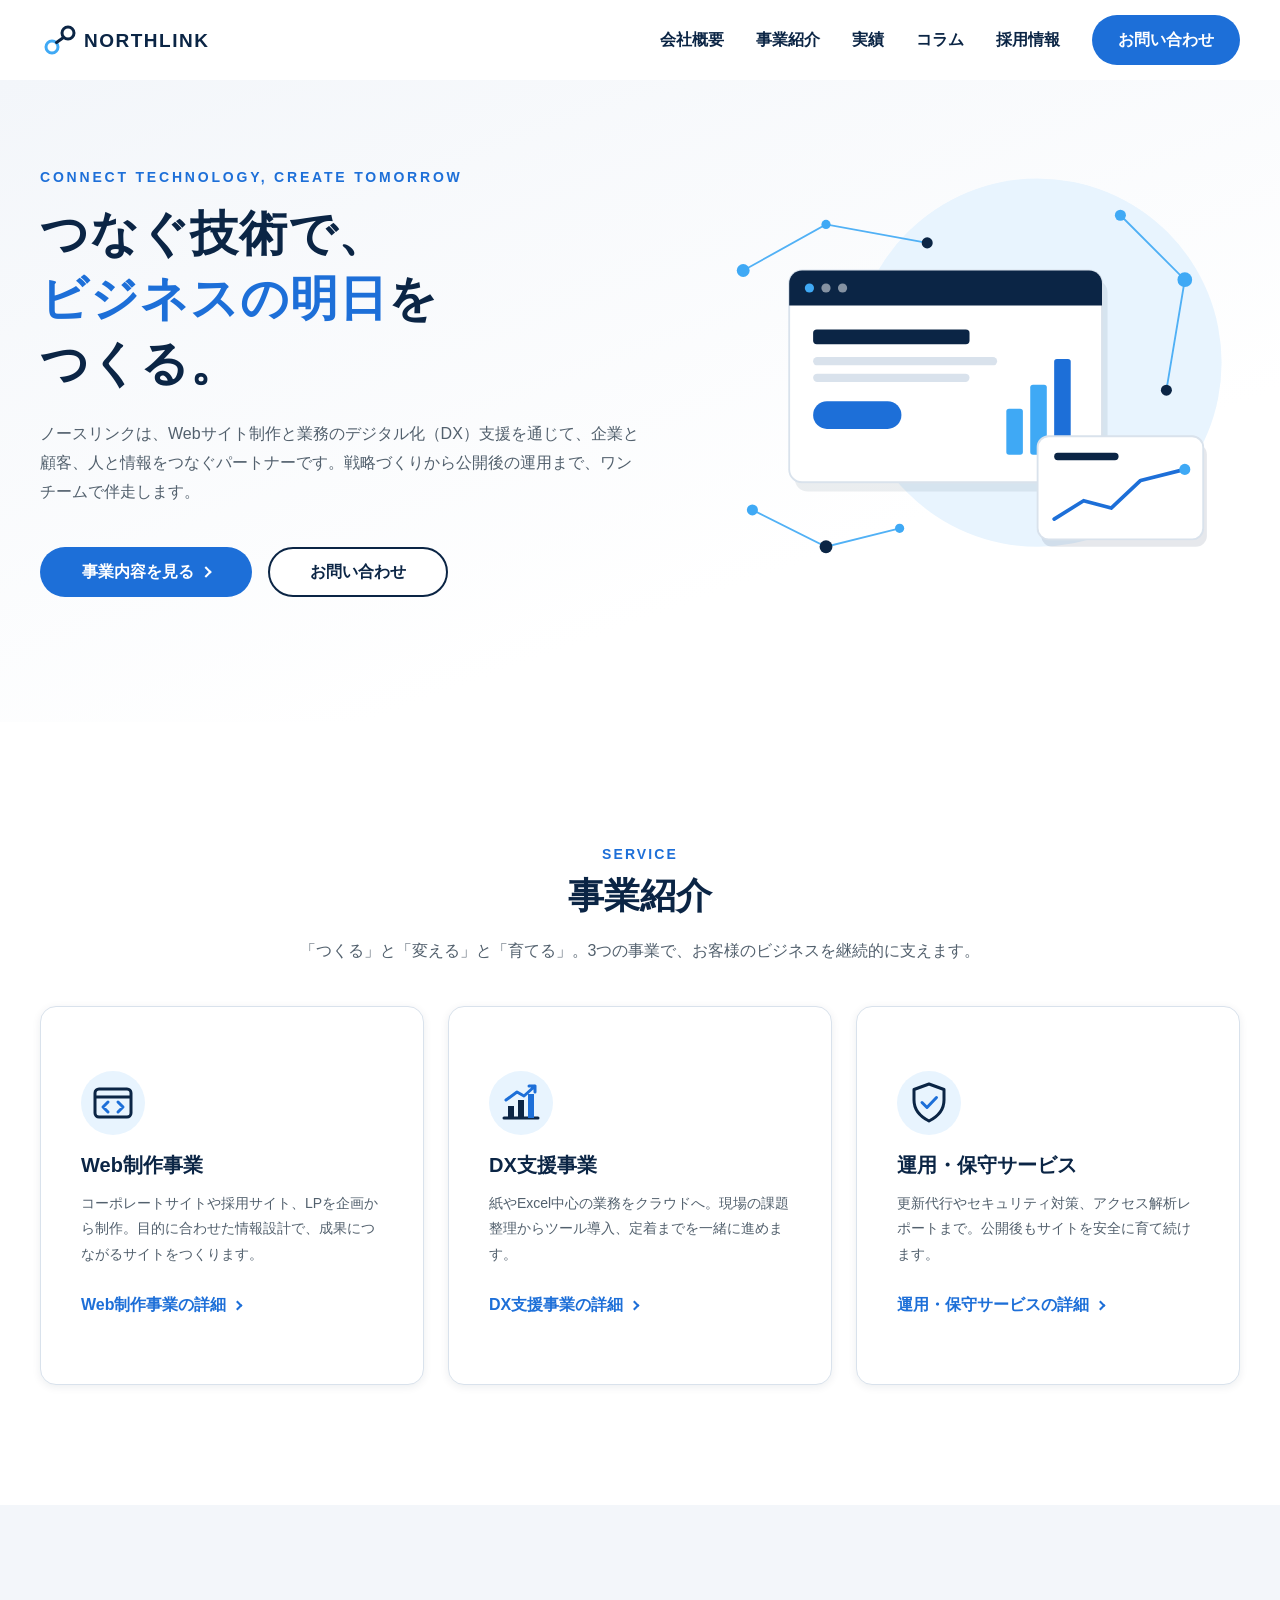
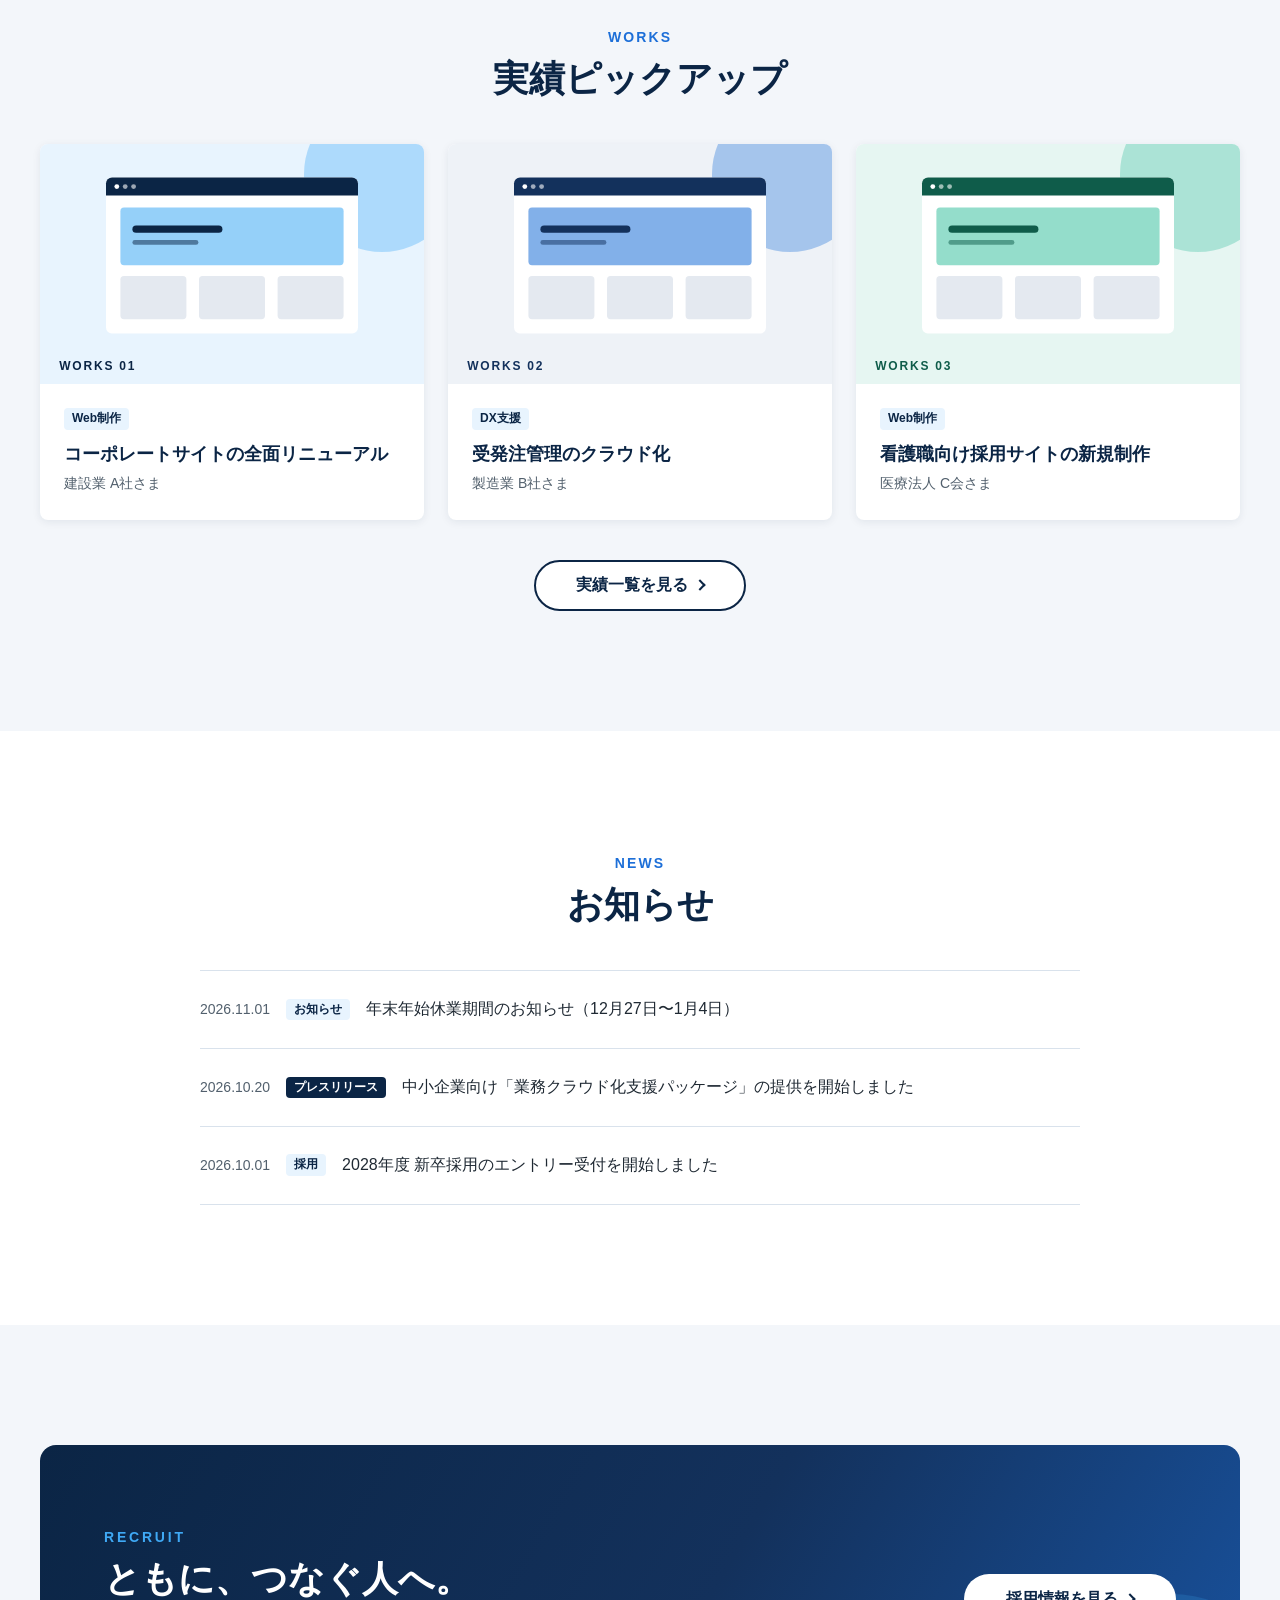
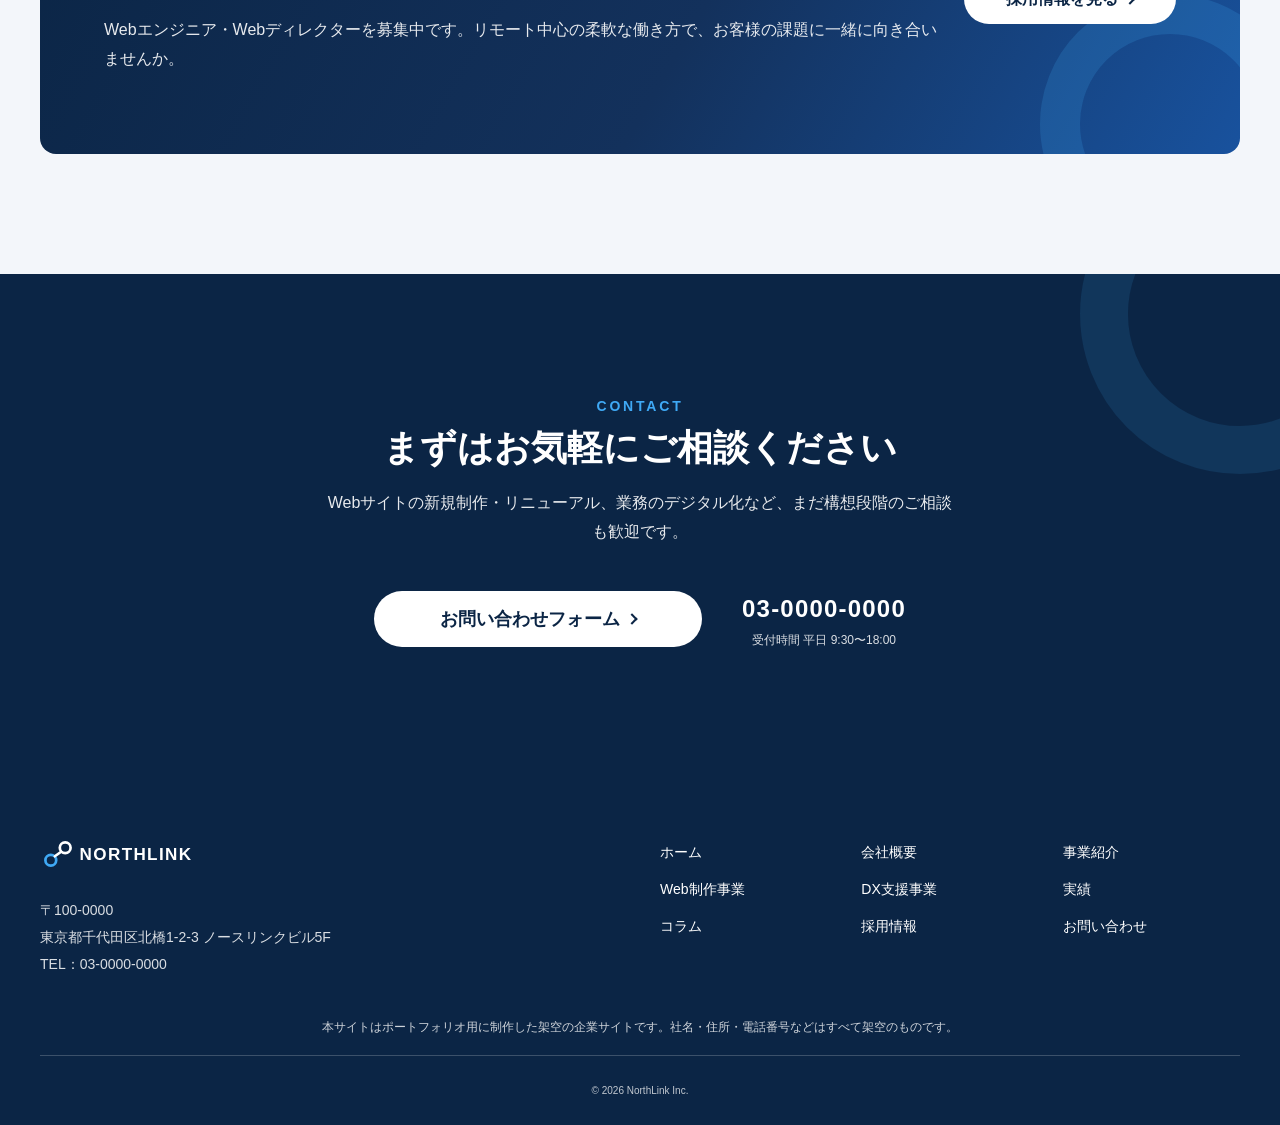
<file: index.html>
<!DOCTYPE html>
<html lang="ja">
<head>
  <meta charset="UTF-8">
  <meta name="viewport" content="width=device-width, initial-scale=1">
  <title>株式会社ノースリンク｜Web制作・DX支援で企業の成長をつなぐ</title>
  <meta name="description" content="株式会社ノースリンクは、コーポレートサイト制作からDX支援、運用・保守までを一貫して担うIT・Web制作会社です。戦略設計と確かな技術で、企業のビジネス成長をサポートします。">
  <meta name="robots" content="noindex">
  <link rel="canonical" href="https://neco3-beep.github.io/northlink-corporate/">

  <!-- OGP -->
  <meta property="og:type" content="website">
  <meta property="og:site_name" content="株式会社ノースリンク">
  <meta property="og:title" content="株式会社ノースリンク｜Web制作・DX支援で企業の成長をつなぐ">
  <meta property="og:description" content="コーポレートサイト制作からDX支援、運用・保守までを一貫して担うIT・Web制作会社です。">
  <meta property="og:url" content="https://neco3-beep.github.io/northlink-corporate/">
  <meta property="og:image" content="https://neco3-beep.github.io/northlink-corporate/images/ogp.png">
  <meta property="og:image:width" content="1200">
  <meta property="og:image:height" content="630">
  <meta property="og:locale" content="ja_JP">
  <meta name="twitter:card" content="summary_large_image">

  <link rel="icon" href="images/favicon.svg" type="image/svg+xml">
  <link rel="stylesheet" href="css/style.css">
  <script src="js/main.js" defer></script>

  <!-- 構造化データ（会社情報・サイト情報） -->
  <script type="application/ld+json">
  {
    "@context": "https://schema.org",
    "@graph": [
      {
        "@type": "Organization",
        "@id": "https://neco3-beep.github.io/northlink-corporate/#organization",
        "name": "株式会社ノースリンク",
        "alternateName": "NorthLink Inc.",
        "url": "https://neco3-beep.github.io/northlink-corporate/",
        "logo": "https://neco3-beep.github.io/northlink-corporate/images/logo.svg",
        "description": "コーポレートサイト制作からDX支援、運用・保守までを一貫して担うIT・Web制作会社",
        "foundingDate": "2014-04-01",
        "telephone": "+81-3-0000-0000",
        "address": {
          "@type": "PostalAddress",
          "postalCode": "100-0000",
          "addressRegion": "東京都",
          "addressLocality": "千代田区",
          "streetAddress": "北橋1-2-3 ノースリンクビル5F",
          "addressCountry": "JP"
        },
        "contactPoint": {
          "@type": "ContactPoint",
          "telephone": "+81-3-0000-0000",
          "contactType": "customer service",
          "availableLanguage": "Japanese",
          "url": "https://neco3-beep.github.io/northlink-corporate/contact.html"
        }
      },
      {
        "@type": "WebSite",
        "@id": "https://neco3-beep.github.io/northlink-corporate/#website",
        "url": "https://neco3-beep.github.io/northlink-corporate/",
        "name": "株式会社ノースリンク",
        "inLanguage": "ja",
        "publisher": { "@id": "https://neco3-beep.github.io/northlink-corporate/#organization" }
      }
    ]
  }
  </script>
</head>
<body>
  <a class="skip-link" href="#main">本文へスキップ</a>

  <!-- ===================== ヘッダー（全ページ共通） ===================== -->
  <header class="header">
    <div class="header__inner container">
      <p class="header__logo">
        <a class="header__logo-link" href="index.html">
          <img class="header__logo-img" src="images/logo.svg" alt="株式会社ノースリンク" width="200" height="40">
        </a>
      </p>
      <button class="header__toggle" type="button" aria-label="メニュー" aria-expanded="false" aria-controls="global-nav">
        <span class="header__toggle-bar"></span>
        <span class="header__toggle-bar"></span>
        <span class="header__toggle-bar"></span>
      </button>
      <nav class="header__nav" id="global-nav" aria-label="グローバルナビゲーション">
        <ul class="gnav">
          <li class="gnav__item"><a class="gnav__link" href="about.html">会社概要</a></li>
          <li class="gnav__item"><a class="gnav__link" href="service.html">事業紹介</a></li>
          <li class="gnav__item"><a class="gnav__link" href="works.html">実績</a></li>
          <li class="gnav__item"><a class="gnav__link" href="column.html">コラム</a></li>
          <li class="gnav__item"><a class="gnav__link" href="recruit.html">採用情報</a></li>
          <li class="gnav__item gnav__item--cta"><a class="btn btn--primary gnav__btn" href="contact.html">お問い合わせ</a></li>
        </ul>
      </nav>
    </div>
  </header>

  <main id="main">
    <!-- ===================== ファーストビュー ===================== -->
    <section class="hero" aria-labelledby="hero-title">
      <div class="hero__inner container">
        <div class="hero__body">
          <p class="hero__en" aria-hidden="true">CONNECT TECHNOLOGY, CREATE TOMORROW</p>
          <h1 class="hero__title" id="hero-title">つなぐ技術で、<br><span class="hero__title-accent">ビジネスの明日</span>を<br>つくる。</h1>
          <p class="hero__text">ノースリンクは、Webサイト制作と業務のデジタル化（DX）支援を通じて、企業と顧客、人と情報をつなぐパートナーです。戦略づくりから公開後の運用まで、ワンチームで伴走します。</p>
          <div class="hero__actions">
            <a class="btn btn--primary btn--arrow" href="#service">事業内容を見る</a>
            <a class="btn btn--outline" href="contact.html">お問い合わせ</a>
          </div>
        </div>
        <div class="hero__visual">
          <img class="hero__img" src="images/hero.svg" alt="" width="600" height="480">
        </div>
      </div>
    </section>

    <!-- ===================== 事業紹介 ===================== -->
    <section class="section" id="service" aria-labelledby="service-title">
      <div class="container">
        <div class="section__head">
          <p class="section__en" aria-hidden="true">SERVICE</p>
          <h2 class="section__title" id="service-title">事業紹介</h2>
          <p class="section__lead">「つくる」と「変える」と「育てる」。3つの事業で、お客様のビジネスを継続的に支えます。</p>
        </div>
        <div class="service-list">
          <article class="service-card">
            <img class="service-card__icon" src="images/icon-web.svg" alt="" width="64" height="64">
            <h3 class="service-card__title">Web制作事業</h3>
            <p class="service-card__text">コーポレートサイトや採用サイト、LPを企画から制作。目的に合わせた情報設計で、成果につながるサイトをつくります。</p>
            <a class="service-card__link text-link" href="service-web.html">Web制作事業の詳細<span class="visually-hidden">を見る</span></a>
          </article>
          <article class="service-card">
            <img class="service-card__icon" src="images/icon-dx.svg" alt="" width="64" height="64">
            <h3 class="service-card__title">DX支援事業</h3>
            <p class="service-card__text">紙やExcel中心の業務をクラウドへ。現場の課題整理からツール導入、定着までを一緒に進めます。</p>
            <a class="service-card__link text-link" href="service-dx.html">DX支援事業の詳細<span class="visually-hidden">を見る</span></a>
          </article>
          <article class="service-card">
            <img class="service-card__icon" src="images/icon-support.svg" alt="" width="64" height="64">
            <h3 class="service-card__title">運用・保守サービス</h3>
            <p class="service-card__text">更新代行やセキュリティ対策、アクセス解析レポートまで。公開後もサイトを安全に育て続けます。</p>
            <a class="service-card__link text-link" href="service.html#support">運用・保守サービスの詳細<span class="visually-hidden">を見る</span></a>
          </article>
        </div>
      </div>
    </section>

    <!-- ===================== 実績ピックアップ ===================== -->
    <section class="section section--soft" aria-labelledby="works-title">
      <div class="container">
        <div class="section__head">
          <p class="section__en" aria-hidden="true">WORKS</p>
          <h2 class="section__title" id="works-title">実績ピックアップ</h2>
        </div>
        <div class="work-list work-list--pickup">
          <article class="work-card">
            <img class="work-card__img" src="images/works-01.svg" alt="建設会社のコーポレートサイトのトップ画面（ダミー）" width="640" height="400" loading="lazy">
            <div class="work-card__body">
              <div class="work-card__tags"><span class="tag">Web制作</span></div>
              <h3 class="work-card__title">コーポレートサイトの全面リニューアル</h3>
              <p class="work-card__client">建設業 A社さま</p>
            </div>
          </article>
          <article class="work-card">
            <img class="work-card__img" src="images/works-02.svg" alt="受発注管理システムの画面（ダミー）" width="640" height="400" loading="lazy">
            <div class="work-card__body">
              <div class="work-card__tags"><span class="tag">DX支援</span></div>
              <h3 class="work-card__title">受発注管理のクラウド化</h3>
              <p class="work-card__client">製造業 B社さま</p>
            </div>
          </article>
          <article class="work-card">
            <img class="work-card__img" src="images/works-03.svg" alt="医療法人の採用サイトの画面（ダミー）" width="640" height="400" loading="lazy">
            <div class="work-card__body">
              <div class="work-card__tags"><span class="tag">Web制作</span></div>
              <h3 class="work-card__title">看護職向け採用サイトの新規制作</h3>
              <p class="work-card__client">医療法人 C会さま</p>
            </div>
          </article>
        </div>
        <p class="section__more"><a class="btn btn--outline btn--arrow" href="works.html">実績一覧を見る</a></p>
      </div>
    </section>

    <!-- ===================== お知らせ ===================== -->
    <section class="section" aria-labelledby="news-title">
      <div class="container">
        <div class="section__head">
          <p class="section__en" aria-hidden="true">NEWS</p>
          <h2 class="section__title" id="news-title">お知らせ</h2>
        </div>
        <ul class="news-list">
          <li class="news-list__item">
            <time class="news-list__date" datetime="2026-11-01">2026.11.01</time>
            <span class="tag">お知らせ</span>
            <p class="news-list__title">年末年始休業期間のお知らせ（12月27日〜1月4日）</p>
          </li>
          <li class="news-list__item">
            <time class="news-list__date" datetime="2026-10-20">2026.10.20</time>
            <span class="tag tag--navy">プレスリリース</span>
            <p class="news-list__title">中小企業向け「業務クラウド化支援パッケージ」の提供を開始しました</p>
          </li>
          <li class="news-list__item">
            <time class="news-list__date" datetime="2026-10-01">2026.10.01</time>
            <span class="tag">採用</span>
            <p class="news-list__title">2028年度 新卒採用のエントリー受付を開始しました</p>
          </li>
        </ul>
      </div>
    </section>

    <!-- ===================== 採用バナー ===================== -->
    <section class="section section--soft" aria-labelledby="recruit-title">
      <div class="container">
        <div class="recruit-banner">
          <div class="recruit-banner__body">
            <p class="recruit-banner__en" aria-hidden="true">RECRUIT</p>
            <h2 class="recruit-banner__title" id="recruit-title">ともに、つなぐ人へ。</h2>
            <p class="recruit-banner__text">Webエンジニア・Webディレクターを募集中です。リモート中心の柔軟な働き方で、お客様の課題に一緒に向き合いませんか。</p>
          </div>
          <div class="recruit-banner__action">
            <a class="btn btn--white btn--arrow" href="recruit.html">採用情報を見る</a>
          </div>
        </div>
      </div>
    </section>

    <!-- ===================== お問い合わせ導線（全ページ共通） ===================== -->
    <section class="cta" aria-labelledby="cta-title">
      <div class="cta__inner container">
        <p class="cta__en" aria-hidden="true">CONTACT</p>
        <h2 class="cta__title" id="cta-title">まずはお気軽にご相談ください</h2>
        <p class="cta__text">Webサイトの新規制作・リニューアル、業務のデジタル化など、まだ構想段階のご相談も歓迎です。</p>
        <div class="cta__actions">
          <a class="btn btn--white btn--lg btn--arrow" href="contact.html">お問い合わせフォーム</a>
          <a class="cta__tel" href="tel:0300000000">
            <span class="cta__tel-number">03-0000-0000</span>
            <span class="cta__tel-note">受付時間 平日 9:30〜18:00</span>
          </a>
        </div>
      </div>
    </section>
  </main>

  <!-- ===================== フッター（全ページ共通） ===================== -->
  <footer class="footer">
    <div class="footer__inner container">
      <div class="footer__info">
        <a class="footer__logo" href="index.html">
          <img class="footer__logo-img" src="images/logo-white.svg" alt="株式会社ノースリンク" width="200" height="40">
        </a>
        <address class="footer__address">
          〒100-0000<br>
          東京都千代田区北橋1-2-3 ノースリンクビル5F<br>
          TEL：03-0000-0000
        </address>
      </div>
      <nav class="footer__nav" aria-label="フッターナビゲーション">
        <ul class="footer__nav-list">
          <li><a class="footer__nav-link" href="index.html">ホーム</a></li>
          <li><a class="footer__nav-link" href="about.html">会社概要</a></li>
          <li><a class="footer__nav-link" href="service.html">事業紹介</a></li>
          <li><a class="footer__nav-link" href="service-web.html">Web制作事業</a></li>
          <li><a class="footer__nav-link" href="service-dx.html">DX支援事業</a></li>
          <li><a class="footer__nav-link" href="works.html">実績</a></li>
          <li><a class="footer__nav-link" href="column.html">コラム</a></li>
          <li><a class="footer__nav-link" href="recruit.html">採用情報</a></li>
          <li><a class="footer__nav-link" href="contact.html">お問い合わせ</a></li>
        </ul>
      </nav>
    </div>
    <div class="footer__bottom container">
      <p class="footer__note">本サイトはポートフォリオ用に制作した架空の企業サイトです。社名・住所・電話番号などはすべて架空のものです。</p>
      <p class="footer__copy"><small>&copy; 2026 NorthLink Inc.</small></p>
    </div>
  </footer>
</body>
</html>
</file>
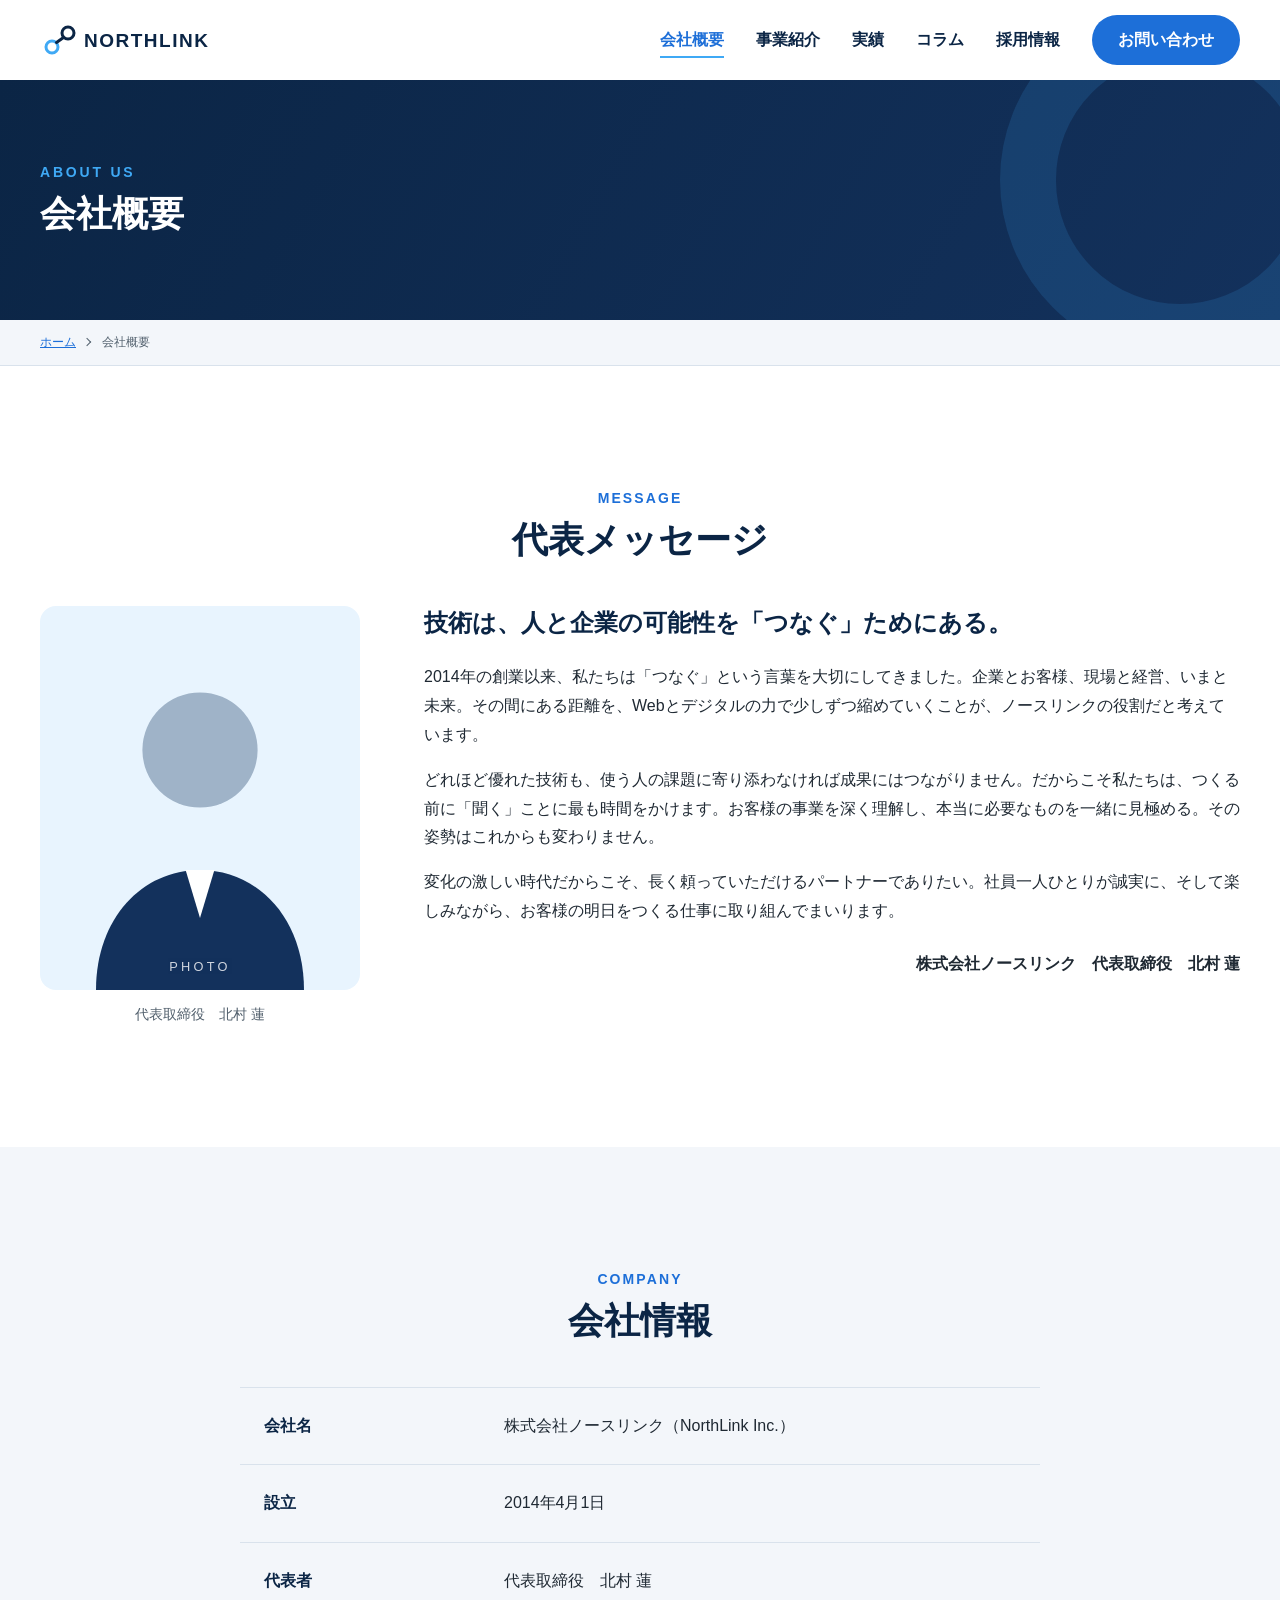
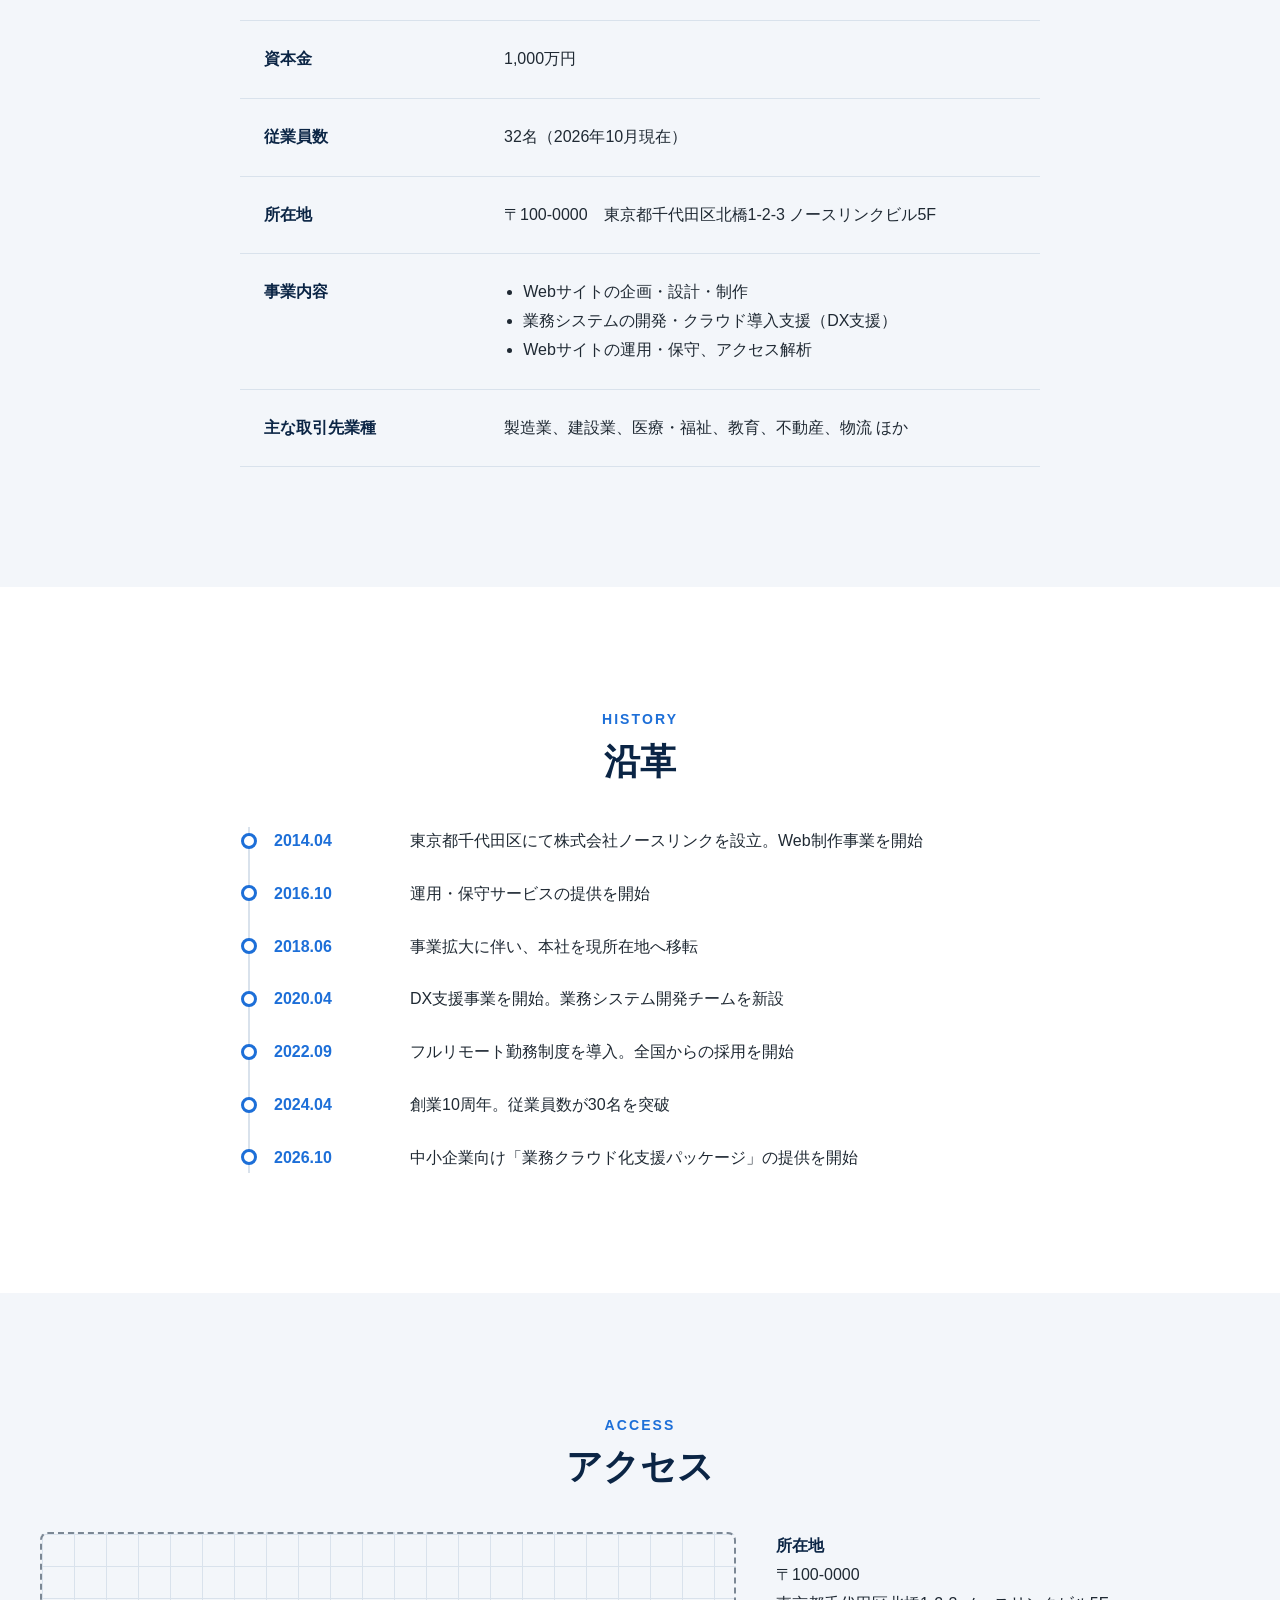
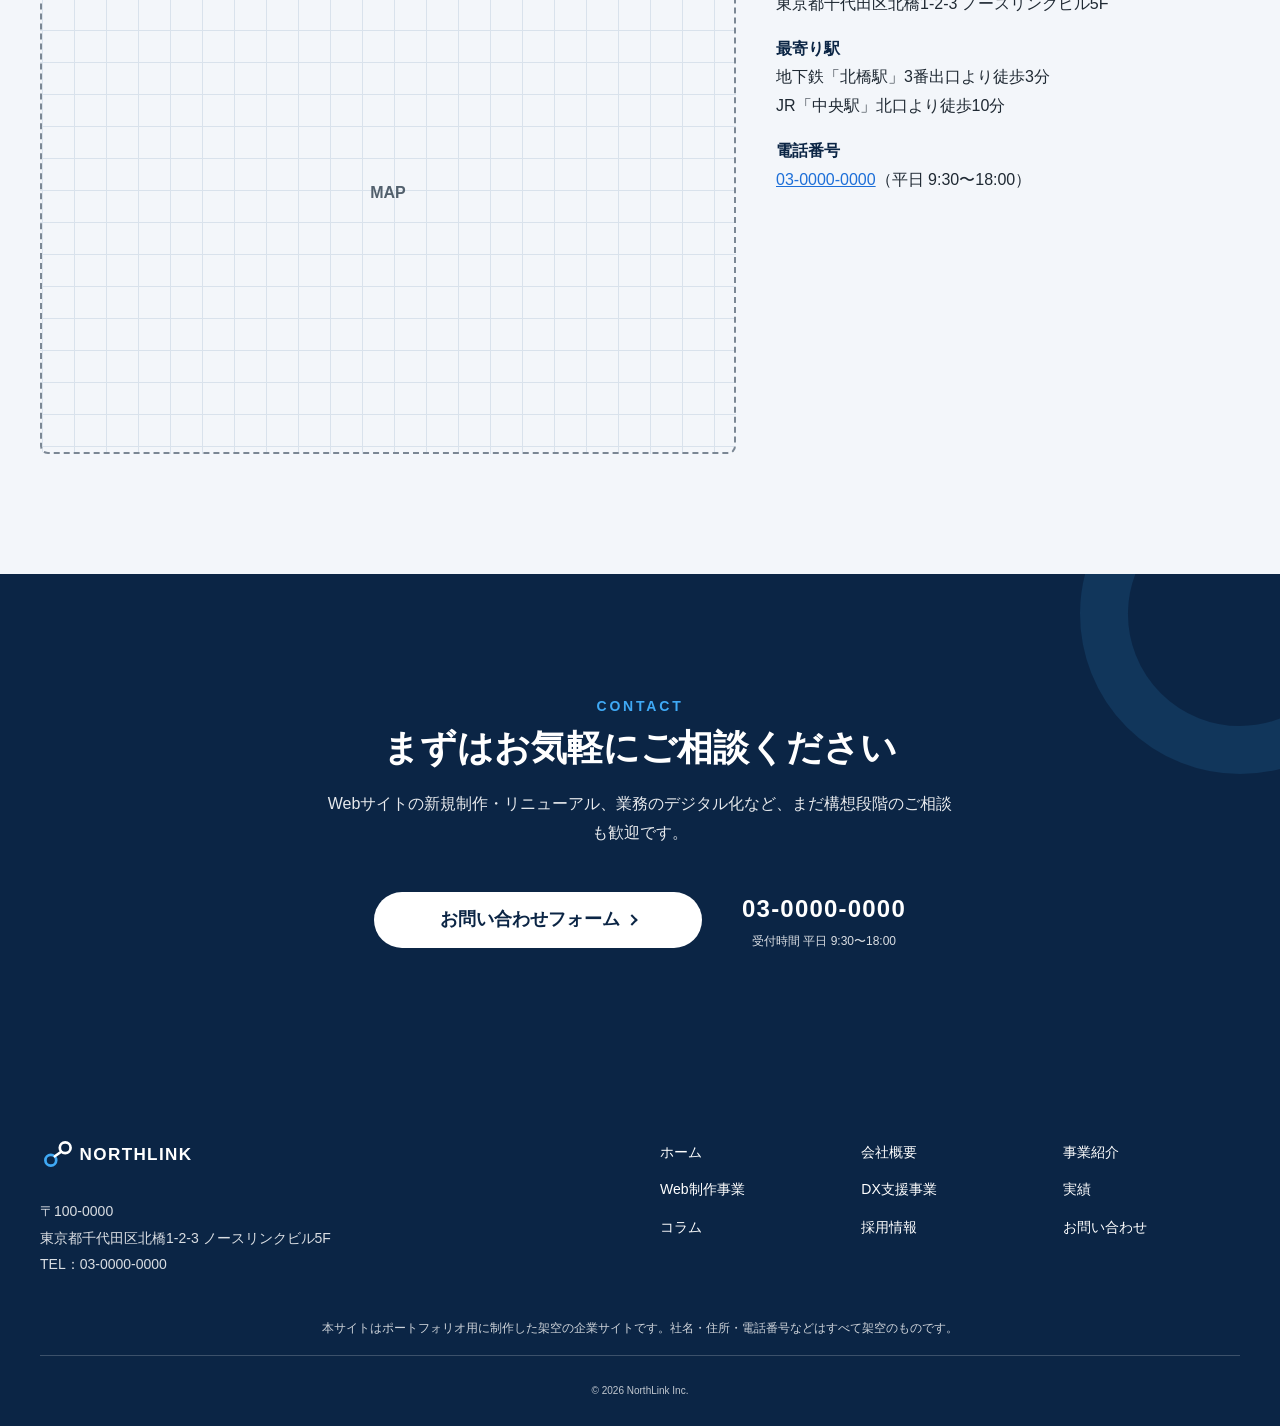
<file: about.html>
<!DOCTYPE html>
<html lang="ja">
<head>
  <meta charset="UTF-8">
  <meta name="viewport" content="width=device-width, initial-scale=1">
  <title>会社概要｜株式会社ノースリンク</title>
  <meta name="description" content="株式会社ノースリンクの会社概要です。代表メッセージ、会社情報、2014年の創業からの沿革、本社へのアクセスをご紹介します。">
  <meta name="robots" content="noindex">
  <link rel="canonical" href="https://neco3-beep.github.io/northlink-corporate/about.html">

  <!-- OGP -->
  <meta property="og:type" content="article">
  <meta property="og:site_name" content="株式会社ノースリンク">
  <meta property="og:title" content="会社概要｜株式会社ノースリンク">
  <meta property="og:description" content="代表メッセージ、会社情報、沿革、アクセスをご紹介します。">
  <meta property="og:url" content="https://neco3-beep.github.io/northlink-corporate/about.html">
  <meta property="og:image" content="https://neco3-beep.github.io/northlink-corporate/images/ogp.png">
  <meta property="og:image:width" content="1200">
  <meta property="og:image:height" content="630">
  <meta property="og:locale" content="ja_JP">
  <meta name="twitter:card" content="summary_large_image">

  <link rel="icon" href="images/favicon.svg" type="image/svg+xml">
  <link rel="stylesheet" href="css/style.css">
  <script src="js/main.js" defer></script>

  <!-- 構造化データ（パンくずリスト） -->
  <script type="application/ld+json">
  {
    "@context": "https://schema.org",
    "@type": "BreadcrumbList",
    "itemListElement": [
      { "@type": "ListItem", "position": 1, "name": "ホーム", "item": "https://neco3-beep.github.io/northlink-corporate/" },
      { "@type": "ListItem", "position": 2, "name": "会社概要", "item": "https://neco3-beep.github.io/northlink-corporate/about.html" }
    ]
  }
  </script>
</head>
<body>
  <a class="skip-link" href="#main">本文へスキップ</a>

  <!-- ===================== ヘッダー（全ページ共通） ===================== -->
  <header class="header">
    <div class="header__inner container">
      <p class="header__logo">
        <a class="header__logo-link" href="index.html">
          <img class="header__logo-img" src="images/logo.svg" alt="株式会社ノースリンク" width="200" height="40">
        </a>
      </p>
      <button class="header__toggle" type="button" aria-label="メニュー" aria-expanded="false" aria-controls="global-nav">
        <span class="header__toggle-bar"></span>
        <span class="header__toggle-bar"></span>
        <span class="header__toggle-bar"></span>
      </button>
      <nav class="header__nav" id="global-nav" aria-label="グローバルナビゲーション">
        <ul class="gnav">
          <li class="gnav__item"><a class="gnav__link gnav__link--current" href="about.html" aria-current="page">会社概要</a></li>
          <li class="gnav__item"><a class="gnav__link" href="service.html">事業紹介</a></li>
          <li class="gnav__item"><a class="gnav__link" href="works.html">実績</a></li>
          <li class="gnav__item"><a class="gnav__link" href="column.html">コラム</a></li>
          <li class="gnav__item"><a class="gnav__link" href="recruit.html">採用情報</a></li>
          <li class="gnav__item gnav__item--cta"><a class="btn btn--primary gnav__btn" href="contact.html">お問い合わせ</a></li>
        </ul>
      </nav>
    </div>
  </header>

  <main id="main">
    <!-- ===================== 下層共通①：ページタイトル帯 ===================== -->
    <header class="page-header">
      <div class="page-header__inner container">
        <p class="page-header__en" aria-hidden="true">ABOUT US</p>
        <h1 class="page-header__title">会社概要</h1>
      </div>
    </header>

    <!-- ===================== 下層共通②：パンくずリスト ===================== -->
    <nav class="breadcrumb" aria-label="パンくずリスト">
      <ol class="breadcrumb__list container">
        <li class="breadcrumb__item"><a class="breadcrumb__link" href="index.html">ホーム</a></li>
        <li class="breadcrumb__item" aria-current="page">会社概要</li>
      </ol>
    </nav>

    <!-- ===================== 下層共通③：本文エリア ===================== -->
    <div class="page-body">

      <!-- 代表メッセージ -->
      <section class="section" aria-labelledby="message-title">
        <div class="container">
          <div class="section__head">
            <p class="section__en" aria-hidden="true">MESSAGE</p>
            <h2 class="section__title" id="message-title">代表メッセージ</h2>
          </div>
          <div class="message">
            <figure class="message__photo">
              <img class="message__img" src="images/ceo.svg" alt="代表取締役 北村 蓮の写真（ダミー）" width="400" height="480">
              <figcaption class="message__caption">代表取締役　北村 蓮</figcaption>
            </figure>
            <div class="message__content">
              <h3 class="message__title">技術は、人と企業の可能性を「つなぐ」ためにある。</h3>
              <div class="message__body text-block">
                <p>2014年の創業以来、私たちは「つなぐ」という言葉を大切にしてきました。企業とお客様、現場と経営、いまと未来。その間にある距離を、Webとデジタルの力で少しずつ縮めていくことが、ノースリンクの役割だと考えています。</p>
                <p>どれほど優れた技術も、使う人の課題に寄り添わなければ成果にはつながりません。だからこそ私たちは、つくる前に「聞く」ことに最も時間をかけます。お客様の事業を深く理解し、本当に必要なものを一緒に見極める。その姿勢はこれからも変わりません。</p>
                <p>変化の激しい時代だからこそ、長く頼っていただけるパートナーでありたい。社員一人ひとりが誠実に、そして楽しみながら、お客様の明日をつくる仕事に取り組んでまいります。</p>
              </div>
              <p class="message__sign">株式会社ノースリンク　代表取締役　北村 蓮</p>
            </div>
          </div>
        </div>
      </section>

      <!-- 会社情報 -->
      <section class="section section--soft" aria-labelledby="company-title">
        <div class="container container--narrow">
          <div class="section__head">
            <p class="section__en" aria-hidden="true">COMPANY</p>
            <h2 class="section__title" id="company-title">会社情報</h2>
          </div>
          <table class="info-table">
            <caption class="visually-hidden">株式会社ノースリンクの会社情報</caption>
            <tbody>
              <tr>
                <th class="info-table__head" scope="row">会社名</th>
                <td class="info-table__data">株式会社ノースリンク（NorthLink Inc.）</td>
              </tr>
              <tr>
                <th class="info-table__head" scope="row">設立</th>
                <td class="info-table__data">2014年4月1日</td>
              </tr>
              <tr>
                <th class="info-table__head" scope="row">代表者</th>
                <td class="info-table__data">代表取締役　北村 蓮</td>
              </tr>
              <tr>
                <th class="info-table__head" scope="row">資本金</th>
                <td class="info-table__data">1,000万円</td>
              </tr>
              <tr>
                <th class="info-table__head" scope="row">従業員数</th>
                <td class="info-table__data">32名（2026年10月現在）</td>
              </tr>
              <tr>
                <th class="info-table__head" scope="row">所在地</th>
                <td class="info-table__data">〒100-0000　東京都千代田区北橋1-2-3 ノースリンクビル5F</td>
              </tr>
              <tr>
                <th class="info-table__head" scope="row">事業内容</th>
                <td class="info-table__data">
                  <ul class="info-table__list">
                    <li>Webサイトの企画・設計・制作</li>
                    <li>業務システムの開発・クラウド導入支援（DX支援）</li>
                    <li>Webサイトの運用・保守、アクセス解析</li>
                  </ul>
                </td>
              </tr>
              <tr>
                <th class="info-table__head" scope="row">主な取引先業種</th>
                <td class="info-table__data">製造業、建設業、医療・福祉、教育、不動産、物流 ほか</td>
              </tr>
            </tbody>
          </table>
        </div>
      </section>

      <!-- 沿革 -->
      <section class="section" aria-labelledby="history-title">
        <div class="container container--narrow">
          <div class="section__head">
            <p class="section__en" aria-hidden="true">HISTORY</p>
            <h2 class="section__title" id="history-title">沿革</h2>
          </div>
          <ol class="history">
            <li class="history__item">
              <time class="history__date" datetime="2014-04">2014.04</time>
              <p class="history__text">東京都千代田区にて株式会社ノースリンクを設立。Web制作事業を開始</p>
            </li>
            <li class="history__item">
              <time class="history__date" datetime="2016-10">2016.10</time>
              <p class="history__text">運用・保守サービスの提供を開始</p>
            </li>
            <li class="history__item">
              <time class="history__date" datetime="2018-06">2018.06</time>
              <p class="history__text">事業拡大に伴い、本社を現所在地へ移転</p>
            </li>
            <li class="history__item">
              <time class="history__date" datetime="2020-04">2020.04</time>
              <p class="history__text">DX支援事業を開始。業務システム開発チームを新設</p>
            </li>
            <li class="history__item">
              <time class="history__date" datetime="2022-09">2022.09</time>
              <p class="history__text">フルリモート勤務制度を導入。全国からの採用を開始</p>
            </li>
            <li class="history__item">
              <time class="history__date" datetime="2024-04">2024.04</time>
              <p class="history__text">創業10周年。従業員数が30名を突破</p>
            </li>
            <li class="history__item">
              <time class="history__date" datetime="2026-10">2026.10</time>
              <p class="history__text">中小企業向け「業務クラウド化支援パッケージ」の提供を開始</p>
            </li>
          </ol>
        </div>
      </section>

      <!-- アクセス -->
      <section class="section section--soft" id="access" aria-labelledby="access-title">
        <div class="container">
          <div class="section__head">
            <p class="section__en" aria-hidden="true">ACCESS</p>
            <h2 class="section__title" id="access-title">アクセス</h2>
          </div>
          <div class="access">
            <!-- 公開時はここにGoogleマップ等の iframe を埋め込みます -->
            <div class="access__map" role="img" aria-label="本社周辺の地図（埋め込み予定）">MAP</div>
            <dl class="access__list">
              <div>
                <dt class="access__term">所在地</dt>
                <dd>〒100-0000<br>東京都千代田区北橋1-2-3 ノースリンクビル5F</dd>
              </div>
              <div>
                <dt class="access__term">最寄り駅</dt>
                <dd>地下鉄「北橋駅」3番出口より徒歩3分<br>JR「中央駅」北口より徒歩10分</dd>
              </div>
              <div>
                <dt class="access__term">電話番号</dt>
                <dd><a href="tel:0300000000">03-0000-0000</a>（平日 9:30〜18:00）</dd>
              </div>
            </dl>
          </div>
        </div>
      </section>

    </div>

    <!-- ===================== お問い合わせ導線（全ページ共通） ===================== -->
    <section class="cta" aria-labelledby="cta-title">
      <div class="cta__inner container">
        <p class="cta__en" aria-hidden="true">CONTACT</p>
        <h2 class="cta__title" id="cta-title">まずはお気軽にご相談ください</h2>
        <p class="cta__text">Webサイトの新規制作・リニューアル、業務のデジタル化など、まだ構想段階のご相談も歓迎です。</p>
        <div class="cta__actions">
          <a class="btn btn--white btn--lg btn--arrow" href="contact.html">お問い合わせフォーム</a>
          <a class="cta__tel" href="tel:0300000000">
            <span class="cta__tel-number">03-0000-0000</span>
            <span class="cta__tel-note">受付時間 平日 9:30〜18:00</span>
          </a>
        </div>
      </div>
    </section>
  </main>

  <!-- ===================== フッター（全ページ共通） ===================== -->
  <footer class="footer">
    <div class="footer__inner container">
      <div class="footer__info">
        <a class="footer__logo" href="index.html">
          <img class="footer__logo-img" src="images/logo-white.svg" alt="株式会社ノースリンク" width="200" height="40">
        </a>
        <address class="footer__address">
          〒100-0000<br>
          東京都千代田区北橋1-2-3 ノースリンクビル5F<br>
          TEL：03-0000-0000
        </address>
      </div>
      <nav class="footer__nav" aria-label="フッターナビゲーション">
        <ul class="footer__nav-list">
          <li><a class="footer__nav-link" href="index.html">ホーム</a></li>
          <li><a class="footer__nav-link" href="about.html">会社概要</a></li>
          <li><a class="footer__nav-link" href="service.html">事業紹介</a></li>
          <li><a class="footer__nav-link" href="service-web.html">Web制作事業</a></li>
          <li><a class="footer__nav-link" href="service-dx.html">DX支援事業</a></li>
          <li><a class="footer__nav-link" href="works.html">実績</a></li>
          <li><a class="footer__nav-link" href="column.html">コラム</a></li>
          <li><a class="footer__nav-link" href="recruit.html">採用情報</a></li>
          <li><a class="footer__nav-link" href="contact.html">お問い合わせ</a></li>
        </ul>
      </nav>
    </div>
    <div class="footer__bottom container">
      <p class="footer__note">本サイトはポートフォリオ用に制作した架空の企業サイトです。社名・住所・電話番号などはすべて架空のものです。</p>
      <p class="footer__copy"><small>&copy; 2026 NorthLink Inc.</small></p>
    </div>
  </footer>
</body>
</html>
</file>
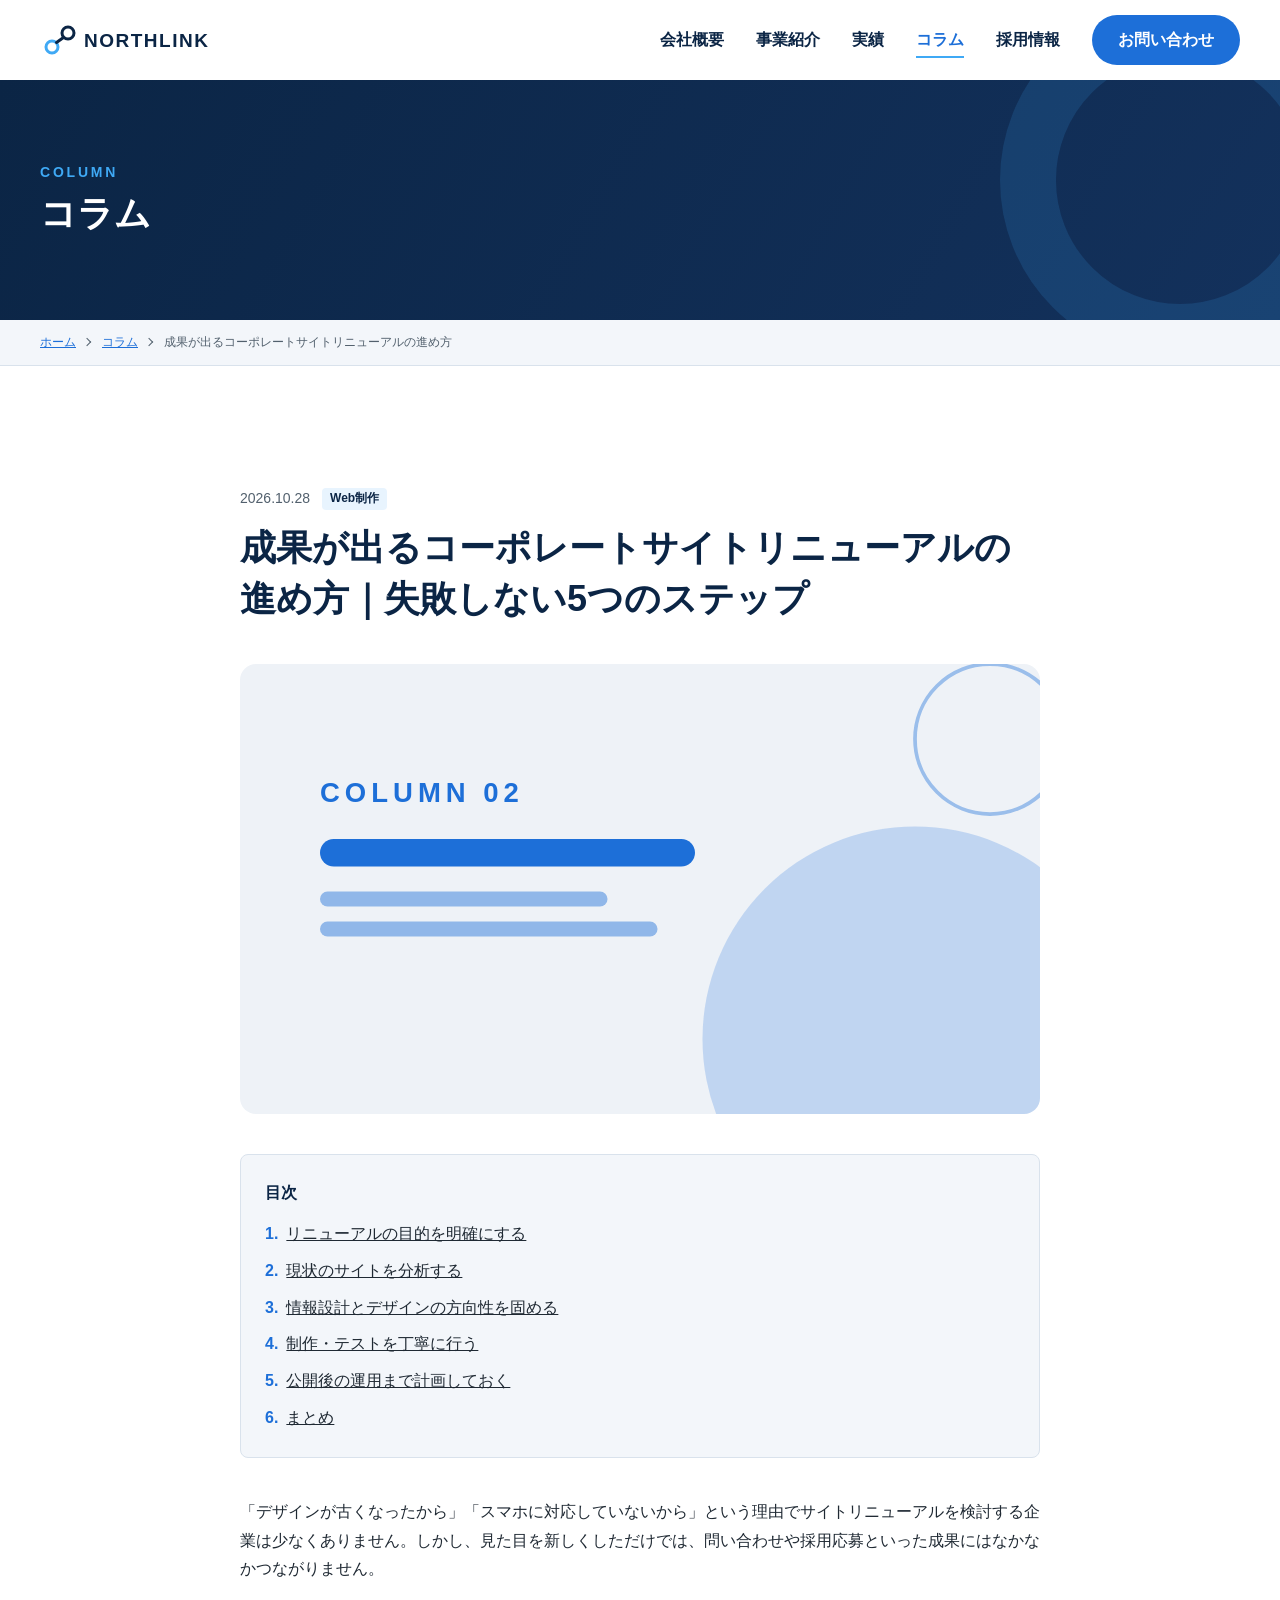
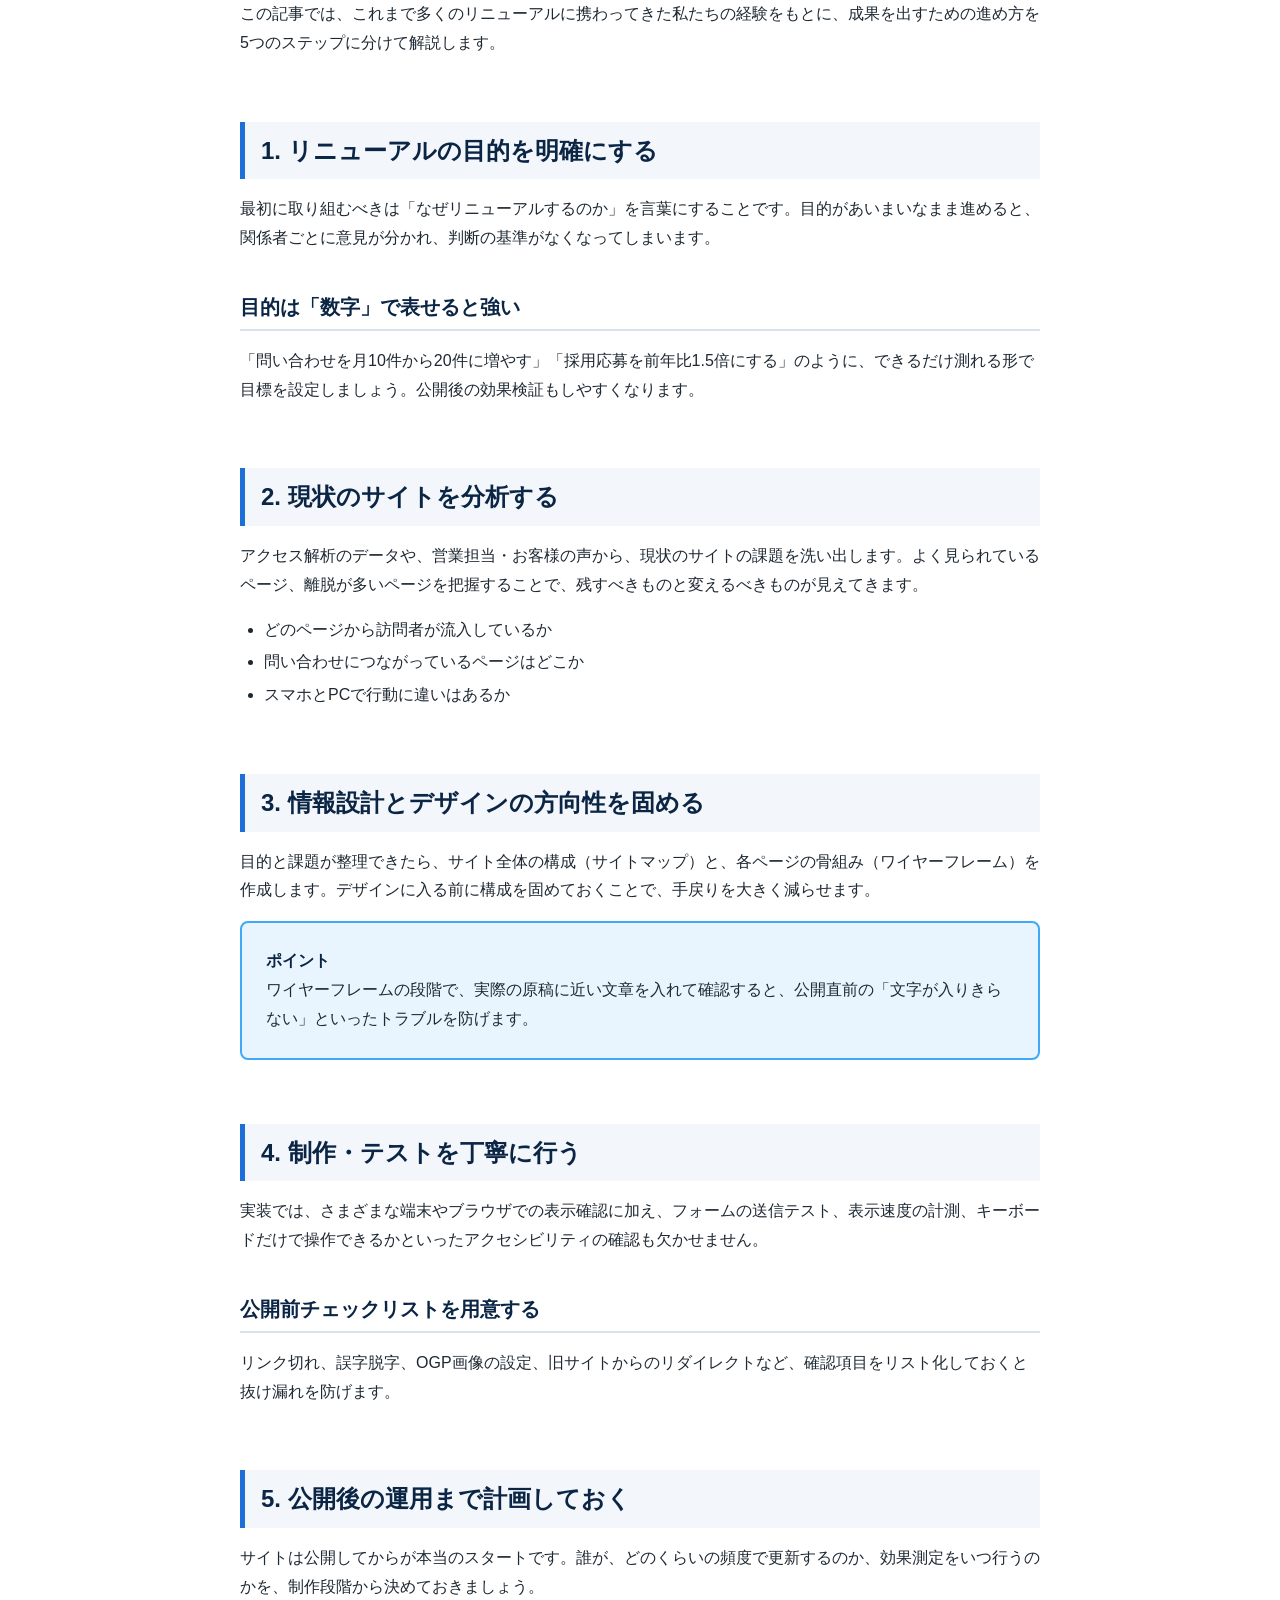
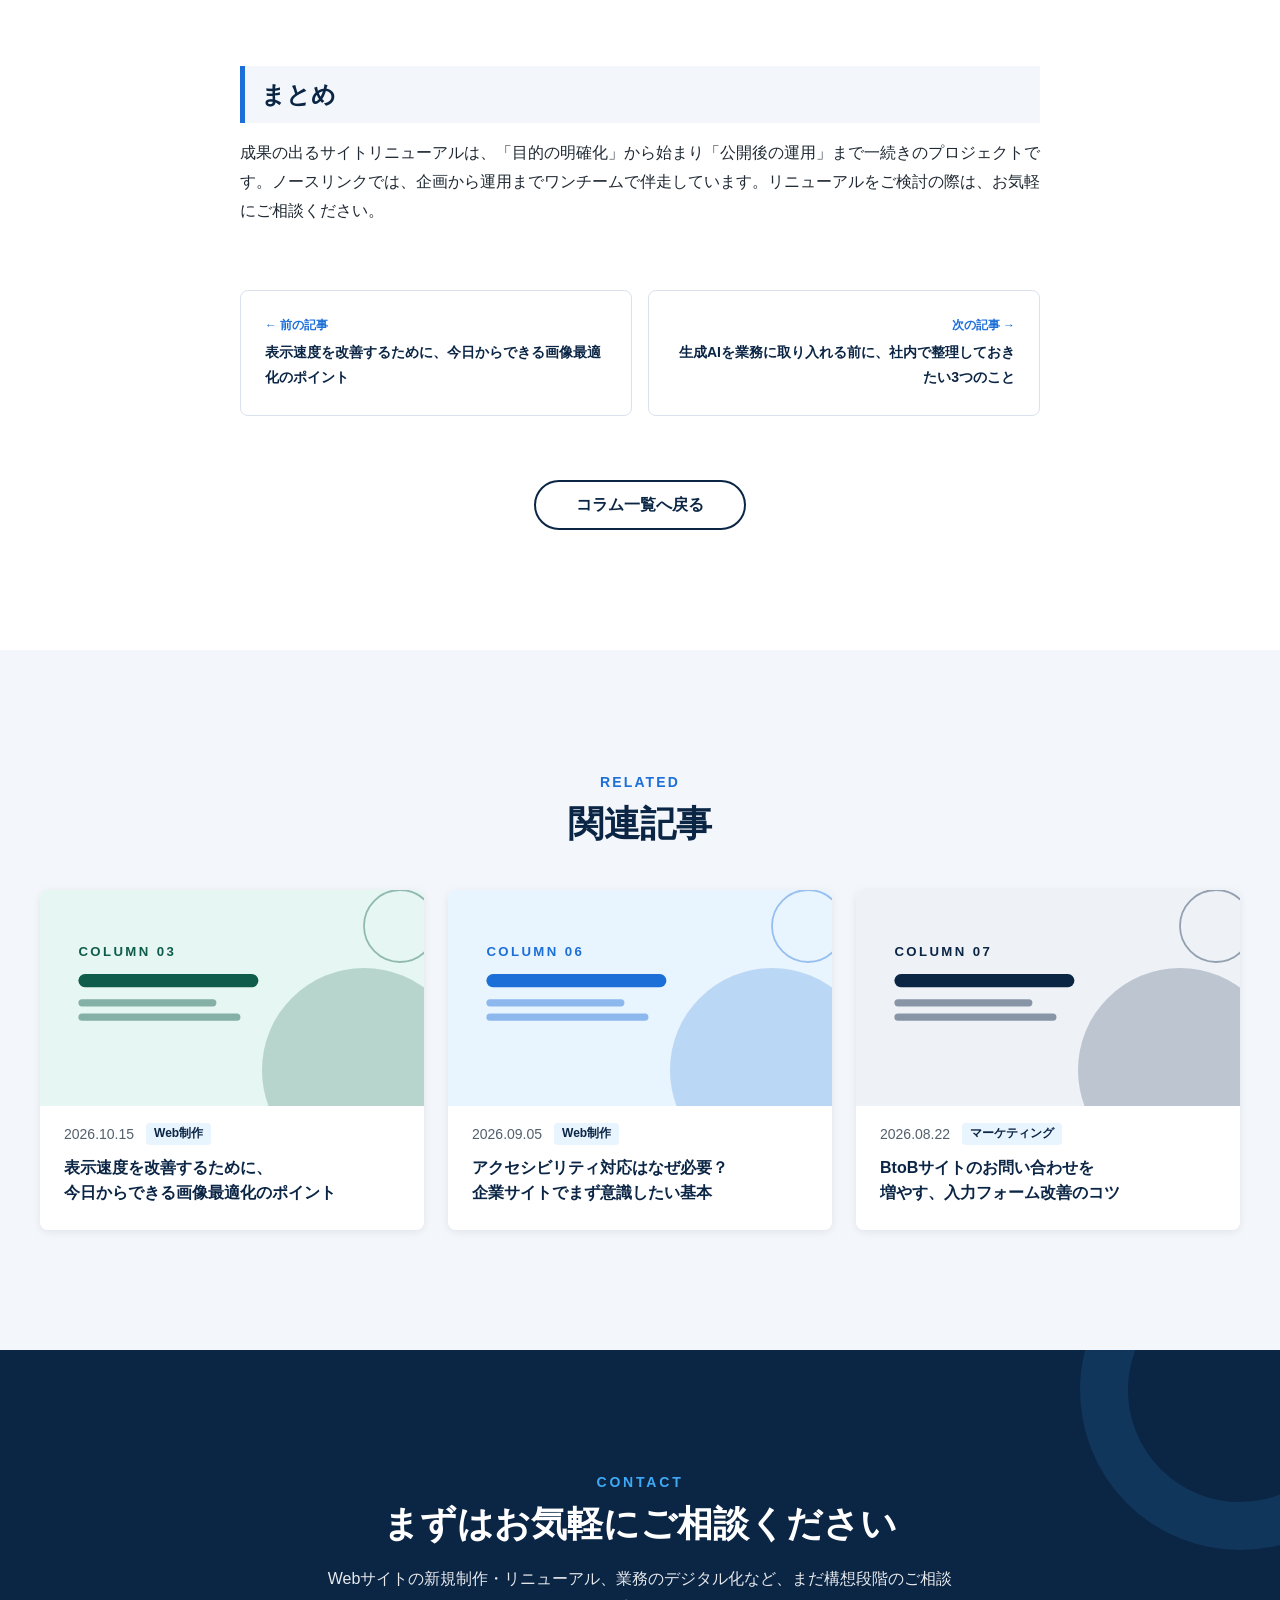
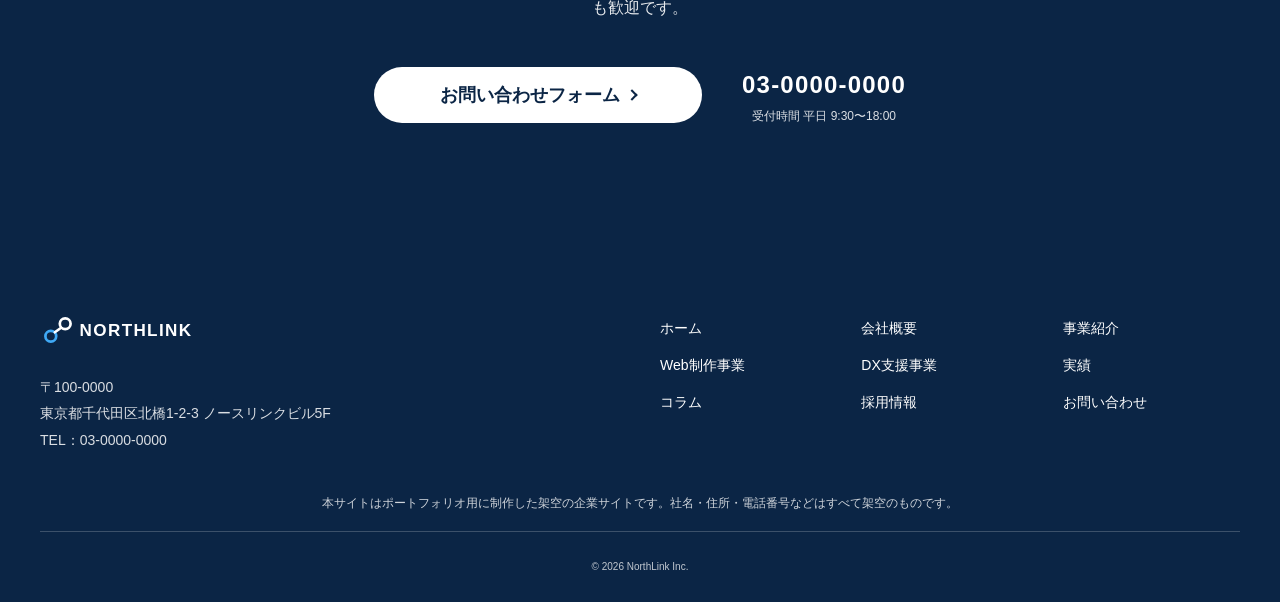
<file: column-detail.html>
<!DOCTYPE html>
<html lang="ja">
<head>
  <meta charset="UTF-8">
  <meta name="viewport" content="width=device-width, initial-scale=1">
  <title>成果が出るコーポレートサイトリニューアルの進め方｜失敗しない5つのステップ｜株式会社ノースリンク</title>
  <meta name="description" content="コーポレートサイトのリニューアルで失敗しないための進め方を、目的の明確化から現状分析、情報設計、制作・テスト、公開後の運用まで5つのステップで解説します。">
  <meta name="robots" content="noindex">
  <link rel="canonical" href="https://neco3-beep.github.io/northlink-corporate/column-detail.html">

  <!-- OGP -->
  <meta property="og:type" content="article">
  <meta property="og:site_name" content="株式会社ノースリンク">
  <meta property="og:title" content="成果が出るコーポレートサイトリニューアルの進め方｜失敗しない5つのステップ">
  <meta property="og:description" content="目的の明確化から公開後の運用まで、サイトリニューアルを成功させる5つのステップを解説します。">
  <meta property="og:url" content="https://neco3-beep.github.io/northlink-corporate/column-detail.html">
  <meta property="og:image" content="https://neco3-beep.github.io/northlink-corporate/images/ogp.png">
  <meta property="og:image:width" content="1200">
  <meta property="og:image:height" content="630">
  <meta property="og:locale" content="ja_JP">
  <meta name="twitter:card" content="summary_large_image">

  <link rel="icon" href="images/favicon.svg" type="image/svg+xml">
  <link rel="stylesheet" href="css/style.css">
  <script src="js/main.js" defer></script>

  <!-- 構造化データ（パンくずリスト・記事） -->
  <script type="application/ld+json">
  {
    "@context": "https://schema.org",
    "@graph": [
      {
        "@type": "BreadcrumbList",
        "itemListElement": [
          { "@type": "ListItem", "position": 1, "name": "ホーム", "item": "https://neco3-beep.github.io/northlink-corporate/" },
          { "@type": "ListItem", "position": 2, "name": "コラム", "item": "https://neco3-beep.github.io/northlink-corporate/column.html" },
          { "@type": "ListItem", "position": 3, "name": "成果が出るコーポレートサイトリニューアルの進め方", "item": "https://neco3-beep.github.io/northlink-corporate/column-detail.html" }
        ]
      },
      {
        "@type": "BlogPosting",
        "headline": "成果が出るコーポレートサイトリニューアルの進め方｜失敗しない5つのステップ",
        "datePublished": "2026-10-28",
        "image": "https://neco3-beep.github.io/northlink-corporate/images/column-02.svg",
        "author": { "@type": "Organization", "name": "株式会社ノースリンク" },
        "publisher": { "@type": "Organization", "name": "株式会社ノースリンク" },
        "mainEntityOfPage": "https://neco3-beep.github.io/northlink-corporate/column-detail.html"
      }
    ]
  }
  </script>
</head>
<body>
  <a class="skip-link" href="#main">本文へスキップ</a>

  <!-- ===================== ヘッダー（全ページ共通） ===================== -->
  <header class="header">
    <div class="header__inner container">
      <p class="header__logo">
        <a class="header__logo-link" href="index.html">
          <img class="header__logo-img" src="images/logo.svg" alt="株式会社ノースリンク" width="200" height="40">
        </a>
      </p>
      <button class="header__toggle" type="button" aria-label="メニュー" aria-expanded="false" aria-controls="global-nav">
        <span class="header__toggle-bar"></span>
        <span class="header__toggle-bar"></span>
        <span class="header__toggle-bar"></span>
      </button>
      <nav class="header__nav" id="global-nav" aria-label="グローバルナビゲーション">
        <ul class="gnav">
          <li class="gnav__item"><a class="gnav__link" href="about.html">会社概要</a></li>
          <li class="gnav__item"><a class="gnav__link" href="service.html">事業紹介</a></li>
          <li class="gnav__item"><a class="gnav__link" href="works.html">実績</a></li>
          <li class="gnav__item"><a class="gnav__link gnav__link--current" href="column.html">コラム</a></li>
          <li class="gnav__item"><a class="gnav__link" href="recruit.html">採用情報</a></li>
          <li class="gnav__item gnav__item--cta"><a class="btn btn--primary gnav__btn" href="contact.html">お問い合わせ</a></li>
        </ul>
      </nav>
    </div>
  </header>

  <main id="main">
    <!-- ===================== 下層共通①：ページタイトル帯 ===================== -->
    <!-- 記事ページでは記事タイトルを h1 にするため、帯のタイトルは p 要素にしています -->
    <header class="page-header">
      <div class="page-header__inner container">
        <p class="page-header__en" aria-hidden="true">COLUMN</p>
        <p class="page-header__title">コラム</p>
      </div>
    </header>

    <!-- ===================== 下層共通②：パンくずリスト ===================== -->
    <nav class="breadcrumb" aria-label="パンくずリスト">
      <ol class="breadcrumb__list container">
        <li class="breadcrumb__item"><a class="breadcrumb__link" href="index.html">ホーム</a></li>
        <li class="breadcrumb__item"><a class="breadcrumb__link" href="column.html">コラム</a></li>
        <li class="breadcrumb__item" aria-current="page">成果が出るコーポレートサイトリニューアルの進め方</li>
      </ol>
    </nav>

    <!-- ===================== 下層共通③：本文エリア ===================== -->
    <div class="page-body">
      <div class="section">
        <div class="container container--narrow">
          <article class="post">
            <header class="post__header">
              <div class="post__meta">
                <time class="post__date" datetime="2026-10-28">2026.10.28</time>
                <span class="tag">Web制作</span>
              </div>
              <h1 class="post__title">成果が出るコーポレートサイトリニューアルの進め方｜失敗しない5つのステップ</h1>
            </header>

            <figure class="post__eyecatch">
              <img class="post__eyecatch-img" src="images/column-02.svg" alt="サイトリニューアルの進め方を表すアイキャッチ画像（ダミー）" width="640" height="360">
            </figure>

            <!-- 目次（各リンクはページ内の見出しへスムーズスクロール） -->
            <nav class="toc" aria-labelledby="toc-title">
              <p class="toc__title" id="toc-title">目次</p>
              <ol class="toc__list">
                <li class="toc__item"><a class="toc__link" href="#step1">リニューアルの目的を明確にする</a></li>
                <li class="toc__item"><a class="toc__link" href="#step2">現状のサイトを分析する</a></li>
                <li class="toc__item"><a class="toc__link" href="#step3">情報設計とデザインの方向性を固める</a></li>
                <li class="toc__item"><a class="toc__link" href="#step4">制作・テストを丁寧に行う</a></li>
                <li class="toc__item"><a class="toc__link" href="#step5">公開後の運用まで計画しておく</a></li>
                <li class="toc__item"><a class="toc__link" href="#summary">まとめ</a></li>
              </ol>
            </nav>

            <!-- 記事本文（CMSで入力される想定のエリア） -->
            <div class="post__body">
              <p>「デザインが古くなったから」「スマホに対応していないから」という理由でサイトリニューアルを検討する企業は少なくありません。しかし、見た目を新しくしただけでは、問い合わせや採用応募といった成果にはなかなかつながりません。</p>
              <p>この記事では、これまで多くのリニューアルに携わってきた私たちの経験をもとに、成果を出すための進め方を5つのステップに分けて解説します。</p>

              <h2 id="step1">1. リニューアルの目的を明確にする</h2>
              <p>最初に取り組むべきは「なぜリニューアルするのか」を言葉にすることです。目的があいまいなまま進めると、関係者ごとに意見が分かれ、判断の基準がなくなってしまいます。</p>
              <h3>目的は「数字」で表せると強い</h3>
              <p>「問い合わせを月10件から20件に増やす」「採用応募を前年比1.5倍にする」のように、できるだけ測れる形で目標を設定しましょう。公開後の効果検証もしやすくなります。</p>

              <h2 id="step2">2. 現状のサイトを分析する</h2>
              <p>アクセス解析のデータや、営業担当・お客様の声から、現状のサイトの課題を洗い出します。よく見られているページ、離脱が多いページを把握することで、残すべきものと変えるべきものが見えてきます。</p>
              <ul>
                <li>どのページから訪問者が流入しているか</li>
                <li>問い合わせにつながっているページはどこか</li>
                <li>スマホとPCで行動に違いはあるか</li>
              </ul>

              <h2 id="step3">3. 情報設計とデザインの方向性を固める</h2>
              <p>目的と課題が整理できたら、サイト全体の構成（サイトマップ）と、各ページの骨組み（ワイヤーフレーム）を作成します。デザインに入る前に構成を固めておくことで、手戻りを大きく減らせます。</p>
              <div class="post__point">
                <p class="post__point-title">ポイント</p>
                <p>ワイヤーフレームの段階で、実際の原稿に近い文章を入れて確認すると、公開直前の「文字が入りきらない」といったトラブルを防げます。</p>
              </div>

              <h2 id="step4">4. 制作・テストを丁寧に行う</h2>
              <p>実装では、さまざまな端末やブラウザでの表示確認に加え、フォームの送信テスト、表示速度の計測、キーボードだけで操作できるかといったアクセシビリティの確認も欠かせません。</p>
              <h3>公開前チェックリストを用意する</h3>
              <p>リンク切れ、誤字脱字、OGP画像の設定、旧サイトからのリダイレクトなど、確認項目をリスト化しておくと抜け漏れを防げます。</p>

              <h2 id="step5">5. 公開後の運用まで計画しておく</h2>
              <p>サイトは公開してからが本当のスタートです。誰が、どのくらいの頻度で更新するのか、効果測定をいつ行うのかを、制作段階から決めておきましょう。</p>

              <h2 id="summary">まとめ</h2>
              <p>成果の出るサイトリニューアルは、「目的の明確化」から始まり「公開後の運用」まで一続きのプロジェクトです。ノースリンクでは、企画から運用までワンチームで伴走しています。リニューアルをご検討の際は、お気軽にご相談ください。</p>
            </div>
          </article>

          <!-- 前後の記事 -->
          <nav class="post-nav" aria-label="前後の記事">
            <a class="post-nav__link post-nav__link--prev" href="column-detail.html">
              <span class="post-nav__label">← 前の記事</span>
              <span class="post-nav__title">表示速度を改善するために、今日からできる画像最適化のポイント</span>
            </a>
            <a class="post-nav__link post-nav__link--next" href="column-detail.html">
              <span class="post-nav__label">次の記事 →</span>
              <span class="post-nav__title">生成AIを業務に取り入れる前に、社内で整理しておきたい3つのこと</span>
            </a>
          </nav>

          <p class="post__back"><a class="btn btn--outline" href="column.html">コラム一覧へ戻る</a></p>
        </div>
      </div>

      <!-- 関連記事 -->
      <section class="section section--soft" aria-labelledby="related-title">
        <div class="container">
          <div class="section__head">
            <p class="section__en" aria-hidden="true">RELATED</p>
            <h2 class="section__title" id="related-title">関連記事</h2>
          </div>
          <div class="column-list">
            <article class="column-card">
              <a class="column-card__link" href="column-detail.html">
                <img class="column-card__img" src="images/column-03.svg" alt="" width="640" height="360" loading="lazy">
                <div class="column-card__body">
                  <div class="column-card__meta"><time class="column-card__date" datetime="2026-10-15">2026.10.15</time><span class="tag">Web制作</span></div>
                  <h3 class="column-card__title">表示速度を改善するために、今日からできる画像最適化のポイント</h3>
                </div>
              </a>
            </article>
            <article class="column-card">
              <a class="column-card__link" href="column-detail.html">
                <img class="column-card__img" src="images/column-06.svg" alt="" width="640" height="360" loading="lazy">
                <div class="column-card__body">
                  <div class="column-card__meta"><time class="column-card__date" datetime="2026-09-05">2026.09.05</time><span class="tag">Web制作</span></div>
                  <h3 class="column-card__title">アクセシビリティ対応はなぜ必要？企業サイトでまず意識したい基本</h3>
                </div>
              </a>
            </article>
            <article class="column-card">
              <a class="column-card__link" href="column-detail.html">
                <img class="column-card__img" src="images/column-07.svg" alt="" width="640" height="360" loading="lazy">
                <div class="column-card__body">
                  <div class="column-card__meta"><time class="column-card__date" datetime="2026-08-22">2026.08.22</time><span class="tag">マーケティング</span></div>
                  <h3 class="column-card__title">BtoBサイトのお問い合わせを増やす、入力フォーム改善のコツ</h3>
                </div>
              </a>
            </article>
          </div>
        </div>
      </section>
    </div>

    <!-- ===================== お問い合わせ導線（全ページ共通） ===================== -->
    <section class="cta" aria-labelledby="cta-title">
      <div class="cta__inner container">
        <p class="cta__en" aria-hidden="true">CONTACT</p>
        <h2 class="cta__title" id="cta-title">まずはお気軽にご相談ください</h2>
        <p class="cta__text">Webサイトの新規制作・リニューアル、業務のデジタル化など、まだ構想段階のご相談も歓迎です。</p>
        <div class="cta__actions">
          <a class="btn btn--white btn--lg btn--arrow" href="contact.html">お問い合わせフォーム</a>
          <a class="cta__tel" href="tel:0300000000">
            <span class="cta__tel-number">03-0000-0000</span>
            <span class="cta__tel-note">受付時間 平日 9:30〜18:00</span>
          </a>
        </div>
      </div>
    </section>
  </main>

  <!-- ===================== フッター（全ページ共通） ===================== -->
  <footer class="footer">
    <div class="footer__inner container">
      <div class="footer__info">
        <a class="footer__logo" href="index.html">
          <img class="footer__logo-img" src="images/logo-white.svg" alt="株式会社ノースリンク" width="200" height="40">
        </a>
        <address class="footer__address">
          〒100-0000<br>
          東京都千代田区北橋1-2-3 ノースリンクビル5F<br>
          TEL：03-0000-0000
        </address>
      </div>
      <nav class="footer__nav" aria-label="フッターナビゲーション">
        <ul class="footer__nav-list">
          <li><a class="footer__nav-link" href="index.html">ホーム</a></li>
          <li><a class="footer__nav-link" href="about.html">会社概要</a></li>
          <li><a class="footer__nav-link" href="service.html">事業紹介</a></li>
          <li><a class="footer__nav-link" href="service-web.html">Web制作事業</a></li>
          <li><a class="footer__nav-link" href="service-dx.html">DX支援事業</a></li>
          <li><a class="footer__nav-link" href="works.html">実績</a></li>
          <li><a class="footer__nav-link" href="column.html">コラム</a></li>
          <li><a class="footer__nav-link" href="recruit.html">採用情報</a></li>
          <li><a class="footer__nav-link" href="contact.html">お問い合わせ</a></li>
        </ul>
      </nav>
    </div>
    <div class="footer__bottom container">
      <p class="footer__note">本サイトはポートフォリオ用に制作した架空の企業サイトです。社名・住所・電話番号などはすべて架空のものです。</p>
      <p class="footer__copy"><small>&copy; 2026 NorthLink Inc.</small></p>
    </div>
  </footer>
</body>
</html>
</file>
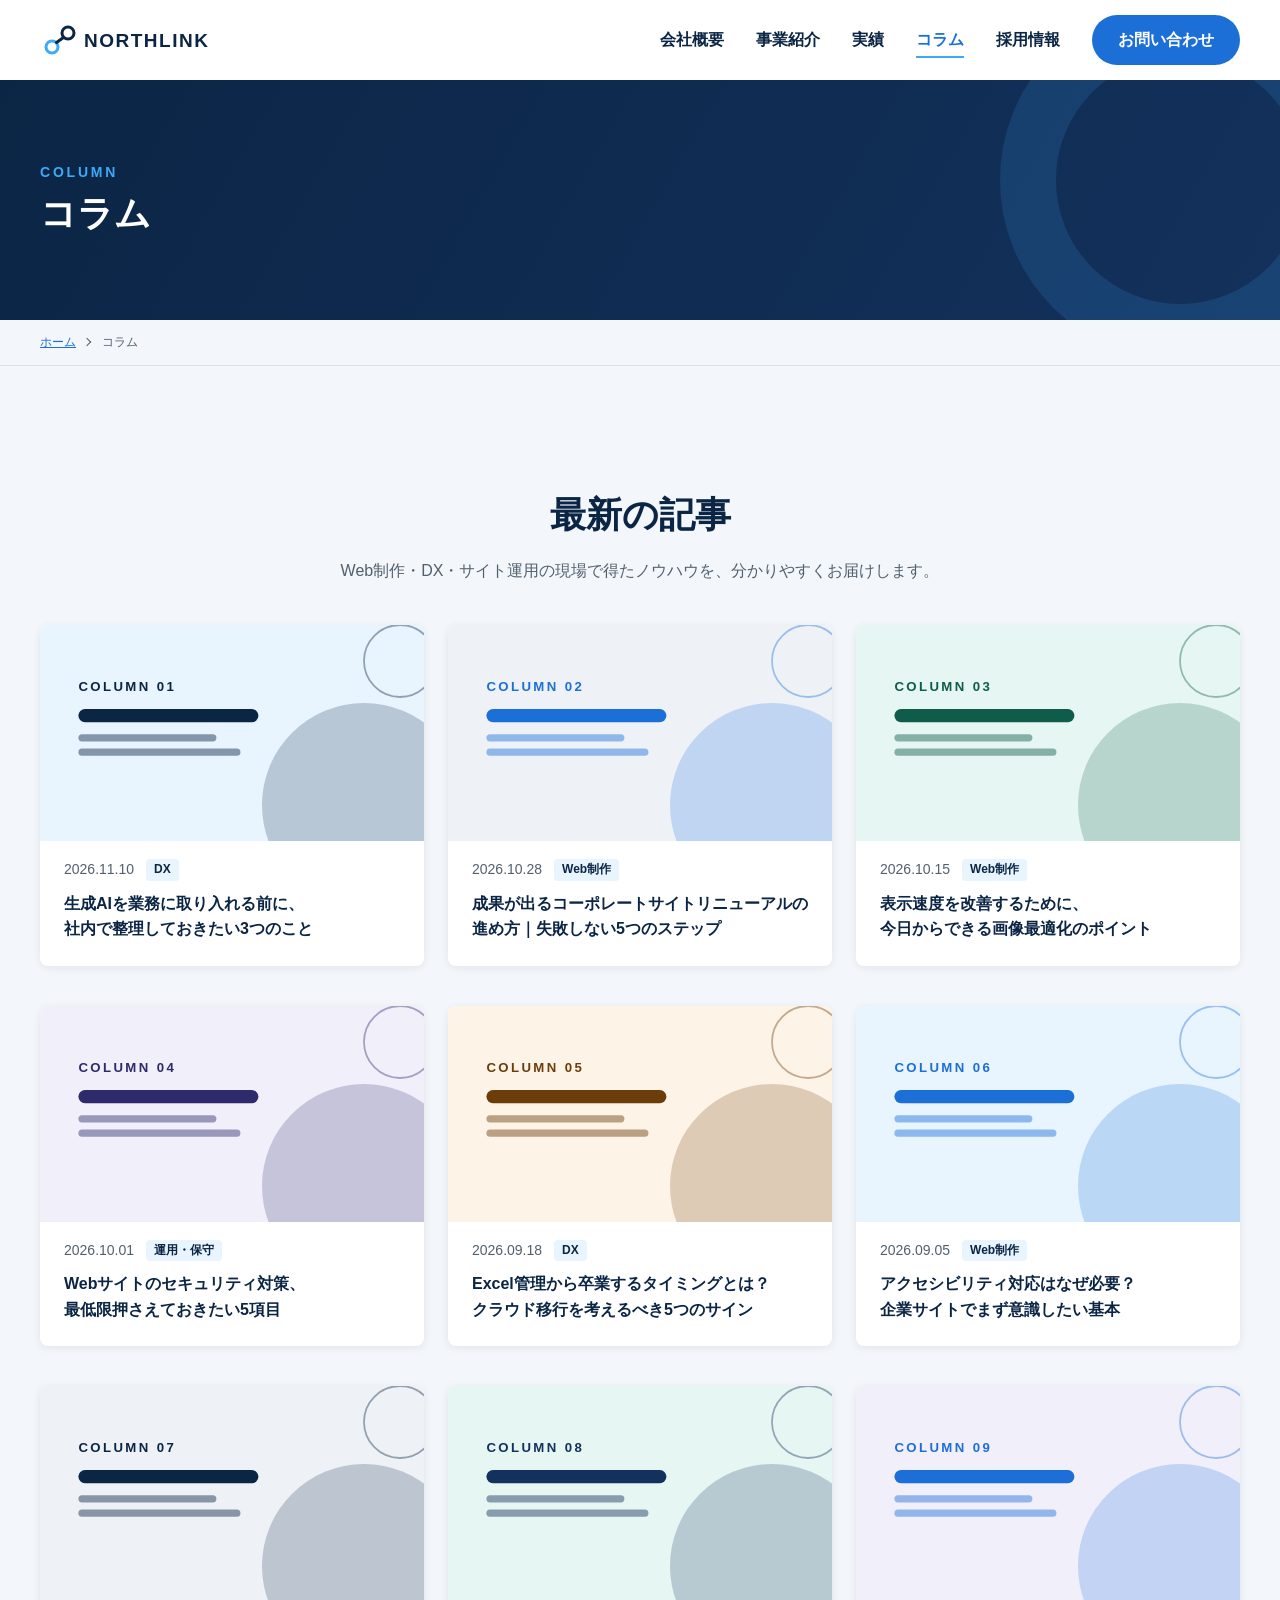
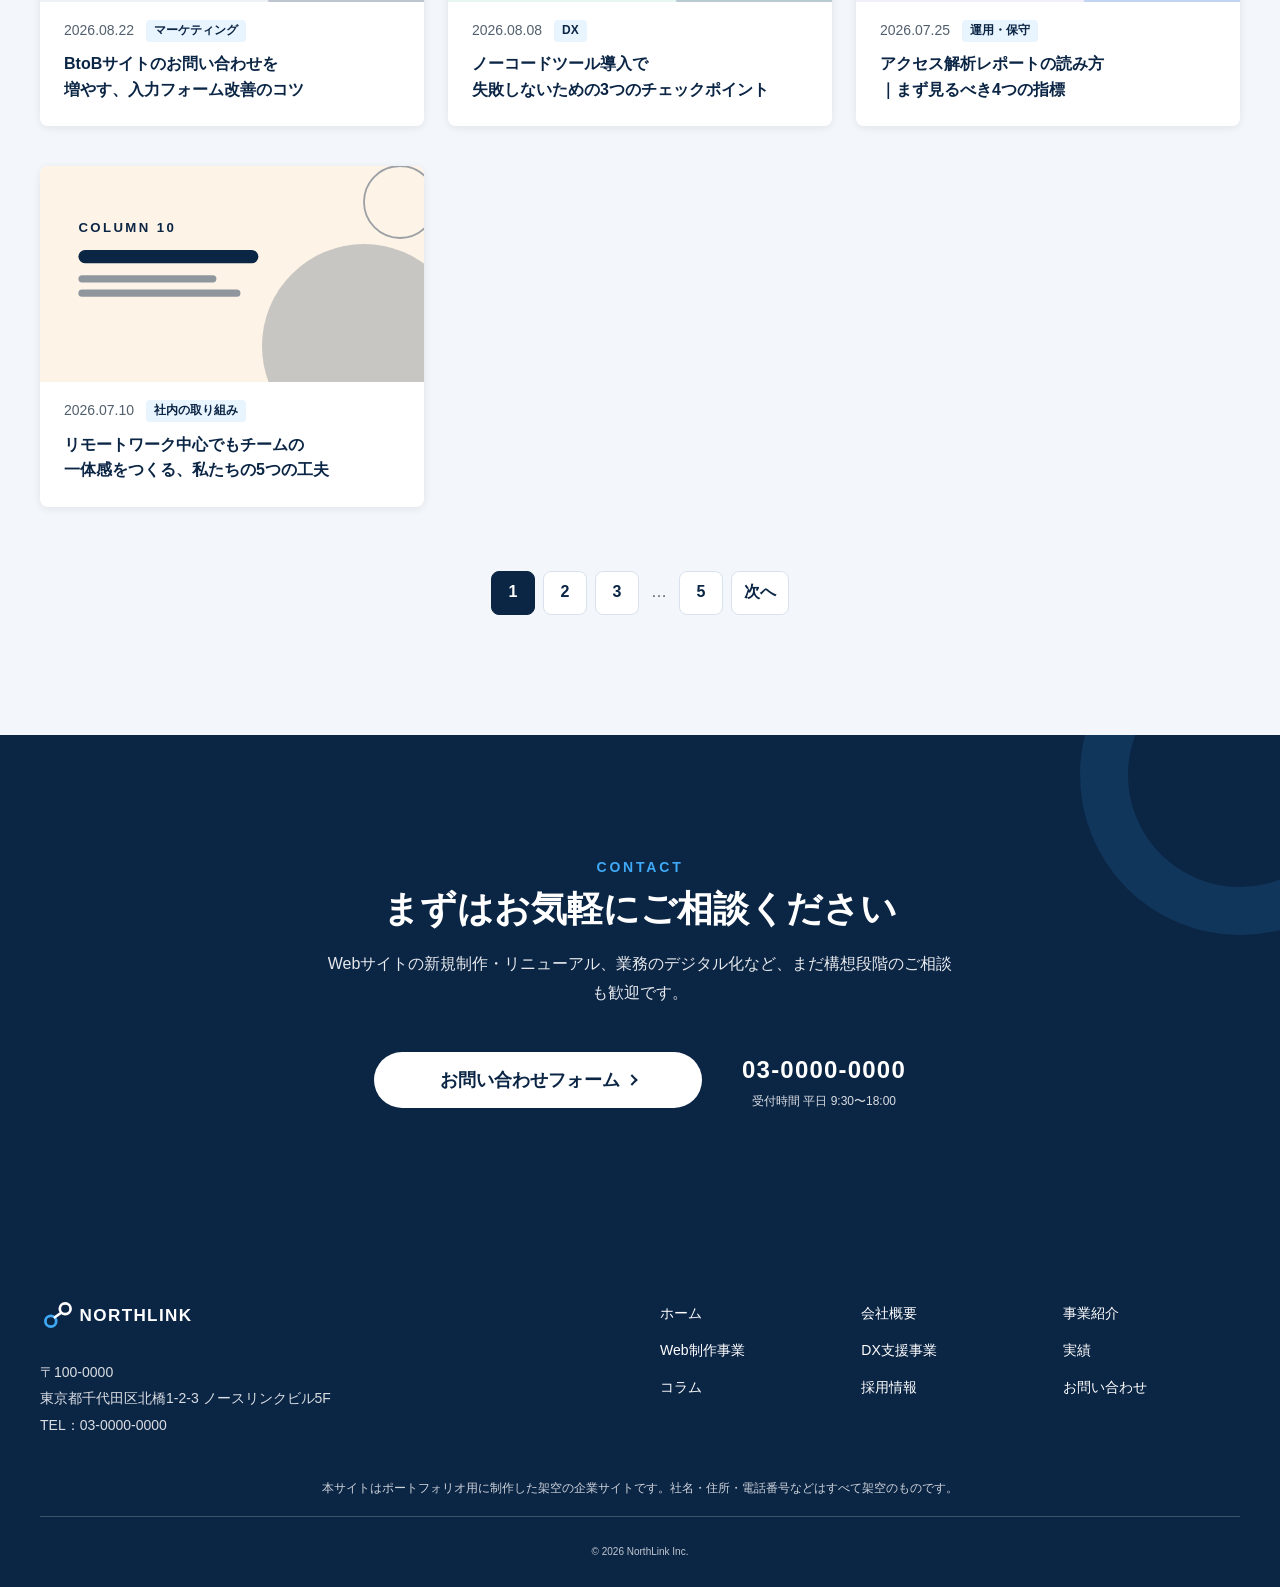
<file: column.html>
<!DOCTYPE html>
<html lang="ja">
<head>
  <meta charset="UTF-8">
  <meta name="viewport" content="width=device-width, initial-scale=1">
  <title>コラム｜株式会社ノースリンク</title>
  <meta name="description" content="Web制作・DX・サイト運用に役立つノウハウを発信するノースリンクのコラム一覧です。サイトリニューアルの進め方、業務のクラウド化、セキュリティ対策などを分かりやすく解説します。">
  <meta name="robots" content="noindex">
  <link rel="canonical" href="https://neco3-beep.github.io/northlink-corporate/column.html">

  <!-- OGP -->
  <meta property="og:type" content="article">
  <meta property="og:site_name" content="株式会社ノースリンク">
  <meta property="og:title" content="コラム｜株式会社ノースリンク">
  <meta property="og:description" content="Web制作・DX・サイト運用に役立つノウハウを分かりやすく解説します。">
  <meta property="og:url" content="https://neco3-beep.github.io/northlink-corporate/column.html">
  <meta property="og:image" content="https://neco3-beep.github.io/northlink-corporate/images/ogp.png">
  <meta property="og:image:width" content="1200">
  <meta property="og:image:height" content="630">
  <meta property="og:locale" content="ja_JP">
  <meta name="twitter:card" content="summary_large_image">

  <link rel="icon" href="images/favicon.svg" type="image/svg+xml">
  <link rel="stylesheet" href="css/style.css">
  <script src="js/main.js" defer></script>

  <!-- 構造化データ（パンくずリスト） -->
  <script type="application/ld+json">
  {
    "@context": "https://schema.org",
    "@type": "BreadcrumbList",
    "itemListElement": [
      { "@type": "ListItem", "position": 1, "name": "ホーム", "item": "https://neco3-beep.github.io/northlink-corporate/" },
      { "@type": "ListItem", "position": 2, "name": "コラム", "item": "https://neco3-beep.github.io/northlink-corporate/column.html" }
    ]
  }
  </script>
</head>
<body>
  <a class="skip-link" href="#main">本文へスキップ</a>

  <!-- ===================== ヘッダー（全ページ共通） ===================== -->
  <header class="header">
    <div class="header__inner container">
      <p class="header__logo">
        <a class="header__logo-link" href="index.html">
          <img class="header__logo-img" src="images/logo.svg" alt="株式会社ノースリンク" width="200" height="40">
        </a>
      </p>
      <button class="header__toggle" type="button" aria-label="メニュー" aria-expanded="false" aria-controls="global-nav">
        <span class="header__toggle-bar"></span>
        <span class="header__toggle-bar"></span>
        <span class="header__toggle-bar"></span>
      </button>
      <nav class="header__nav" id="global-nav" aria-label="グローバルナビゲーション">
        <ul class="gnav">
          <li class="gnav__item"><a class="gnav__link" href="about.html">会社概要</a></li>
          <li class="gnav__item"><a class="gnav__link" href="service.html">事業紹介</a></li>
          <li class="gnav__item"><a class="gnav__link" href="works.html">実績</a></li>
          <li class="gnav__item"><a class="gnav__link gnav__link--current" href="column.html" aria-current="page">コラム</a></li>
          <li class="gnav__item"><a class="gnav__link" href="recruit.html">採用情報</a></li>
          <li class="gnav__item gnav__item--cta"><a class="btn btn--primary gnav__btn" href="contact.html">お問い合わせ</a></li>
        </ul>
      </nav>
    </div>
  </header>

  <main id="main">
    <!-- ===================== 下層共通①：ページタイトル帯 ===================== -->
    <header class="page-header">
      <div class="page-header__inner container">
        <p class="page-header__en" aria-hidden="true">COLUMN</p>
        <h1 class="page-header__title">コラム</h1>
      </div>
    </header>

    <!-- ===================== 下層共通②：パンくずリスト ===================== -->
    <nav class="breadcrumb" aria-label="パンくずリスト">
      <ol class="breadcrumb__list container">
        <li class="breadcrumb__item"><a class="breadcrumb__link" href="index.html">ホーム</a></li>
        <li class="breadcrumb__item" aria-current="page">コラム</li>
      </ol>
    </nav>

    <!-- ===================== 下層共通③：本文エリア ===================== -->
    <div class="page-body">
      <section class="section section--soft" aria-labelledby="column-list-title">
        <div class="container">
          <div class="section__head">
            <h2 class="section__title" id="column-list-title">最新の記事</h2>
            <p class="section__lead">Web制作・DX・サイト運用の現場で得たノウハウを、分かりやすくお届けします。</p>
          </div>

          <!-- ※ デモのため、すべての記事は column-detail.html にリンクしています -->
          <div class="column-list">
            <article class="column-card">
              <a class="column-card__link" href="column-detail.html">
                <img class="column-card__img" src="images/column-01.svg" alt="" width="640" height="360" loading="lazy">
                <div class="column-card__body">
                  <div class="column-card__meta"><time class="column-card__date" datetime="2026-11-10">2026.11.10</time><span class="tag">DX</span></div>
                  <h3 class="column-card__title">生成AIを業務に取り入れる前に、社内で整理しておきたい3つのこと</h3>
                </div>
              </a>
            </article>
            <article class="column-card">
              <a class="column-card__link" href="column-detail.html">
                <img class="column-card__img" src="images/column-02.svg" alt="" width="640" height="360" loading="lazy">
                <div class="column-card__body">
                  <div class="column-card__meta"><time class="column-card__date" datetime="2026-10-28">2026.10.28</time><span class="tag">Web制作</span></div>
                  <h3 class="column-card__title">成果が出るコーポレートサイトリニューアルの進め方｜失敗しない5つのステップ</h3>
                </div>
              </a>
            </article>
            <article class="column-card">
              <a class="column-card__link" href="column-detail.html">
                <img class="column-card__img" src="images/column-03.svg" alt="" width="640" height="360" loading="lazy">
                <div class="column-card__body">
                  <div class="column-card__meta"><time class="column-card__date" datetime="2026-10-15">2026.10.15</time><span class="tag">Web制作</span></div>
                  <h3 class="column-card__title">表示速度を改善するために、今日からできる画像最適化のポイント</h3>
                </div>
              </a>
            </article>
            <article class="column-card">
              <a class="column-card__link" href="column-detail.html">
                <img class="column-card__img" src="images/column-04.svg" alt="" width="640" height="360" loading="lazy">
                <div class="column-card__body">
                  <div class="column-card__meta"><time class="column-card__date" datetime="2026-10-01">2026.10.01</time><span class="tag">運用・保守</span></div>
                  <h3 class="column-card__title">Webサイトのセキュリティ対策、最低限押さえておきたい5項目</h3>
                </div>
              </a>
            </article>
            <article class="column-card">
              <a class="column-card__link" href="column-detail.html">
                <img class="column-card__img" src="images/column-05.svg" alt="" width="640" height="360" loading="lazy">
                <div class="column-card__body">
                  <div class="column-card__meta"><time class="column-card__date" datetime="2026-09-18">2026.09.18</time><span class="tag">DX</span></div>
                  <h3 class="column-card__title">Excel管理から卒業するタイミングとは？クラウド移行を考えるべき5つのサイン</h3>
                </div>
              </a>
            </article>
            <article class="column-card">
              <a class="column-card__link" href="column-detail.html">
                <img class="column-card__img" src="images/column-06.svg" alt="" width="640" height="360" loading="lazy">
                <div class="column-card__body">
                  <div class="column-card__meta"><time class="column-card__date" datetime="2026-09-05">2026.09.05</time><span class="tag">Web制作</span></div>
                  <h3 class="column-card__title">アクセシビリティ対応はなぜ必要？企業サイトでまず意識したい基本</h3>
                </div>
              </a>
            </article>
            <article class="column-card">
              <a class="column-card__link" href="column-detail.html">
                <img class="column-card__img" src="images/column-07.svg" alt="" width="640" height="360" loading="lazy">
                <div class="column-card__body">
                  <div class="column-card__meta"><time class="column-card__date" datetime="2026-08-22">2026.08.22</time><span class="tag">マーケティング</span></div>
                  <h3 class="column-card__title">BtoBサイトのお問い合わせを増やす、入力フォーム改善のコツ</h3>
                </div>
              </a>
            </article>
            <article class="column-card">
              <a class="column-card__link" href="column-detail.html">
                <img class="column-card__img" src="images/column-08.svg" alt="" width="640" height="360" loading="lazy">
                <div class="column-card__body">
                  <div class="column-card__meta"><time class="column-card__date" datetime="2026-08-08">2026.08.08</time><span class="tag">DX</span></div>
                  <h3 class="column-card__title">ノーコードツール導入で失敗しないための3つのチェックポイント</h3>
                </div>
              </a>
            </article>
            <article class="column-card">
              <a class="column-card__link" href="column-detail.html">
                <img class="column-card__img" src="images/column-09.svg" alt="" width="640" height="360" loading="lazy">
                <div class="column-card__body">
                  <div class="column-card__meta"><time class="column-card__date" datetime="2026-07-25">2026.07.25</time><span class="tag">運用・保守</span></div>
                  <h3 class="column-card__title">アクセス解析レポートの読み方｜まず見るべき4つの指標</h3>
                </div>
              </a>
            </article>
            <article class="column-card">
              <a class="column-card__link" href="column-detail.html">
                <img class="column-card__img" src="images/column-10.svg" alt="" width="640" height="360" loading="lazy">
                <div class="column-card__body">
                  <div class="column-card__meta"><time class="column-card__date" datetime="2026-07-10">2026.07.10</time><span class="tag">社内の取り組み</span></div>
                  <h3 class="column-card__title">リモートワーク中心でもチームの一体感をつくる、私たちの5つの工夫</h3>
                </div>
              </a>
            </article>
          </div>

          <!-- ページネーション（見た目のみ。CMS導入時に動的に生成します） -->
          <nav class="pagination" aria-label="コラム一覧のページ送り">
            <ul class="pagination__list">
              <li><a class="pagination__link pagination__link--current" href="column.html" aria-current="page"><span class="visually-hidden">ページ</span>1</a></li>
              <li><a class="pagination__link" href="column.html?page=2"><span class="visually-hidden">ページ</span>2</a></li>
              <li><a class="pagination__link" href="column.html?page=3"><span class="visually-hidden">ページ</span>3</a></li>
              <li><span class="pagination__ellipsis" aria-hidden="true">…</span></li>
              <li><a class="pagination__link" href="column.html?page=5"><span class="visually-hidden">ページ</span>5</a></li>
              <li><a class="pagination__link" href="column.html?page=2">次へ<span class="visually-hidden">のページ</span></a></li>
            </ul>
          </nav>
        </div>
      </section>
    </div>

    <!-- ===================== お問い合わせ導線（全ページ共通） ===================== -->
    <section class="cta" aria-labelledby="cta-title">
      <div class="cta__inner container">
        <p class="cta__en" aria-hidden="true">CONTACT</p>
        <h2 class="cta__title" id="cta-title">まずはお気軽にご相談ください</h2>
        <p class="cta__text">Webサイトの新規制作・リニューアル、業務のデジタル化など、まだ構想段階のご相談も歓迎です。</p>
        <div class="cta__actions">
          <a class="btn btn--white btn--lg btn--arrow" href="contact.html">お問い合わせフォーム</a>
          <a class="cta__tel" href="tel:0300000000">
            <span class="cta__tel-number">03-0000-0000</span>
            <span class="cta__tel-note">受付時間 平日 9:30〜18:00</span>
          </a>
        </div>
      </div>
    </section>
  </main>

  <!-- ===================== フッター（全ページ共通） ===================== -->
  <footer class="footer">
    <div class="footer__inner container">
      <div class="footer__info">
        <a class="footer__logo" href="index.html">
          <img class="footer__logo-img" src="images/logo-white.svg" alt="株式会社ノースリンク" width="200" height="40">
        </a>
        <address class="footer__address">
          〒100-0000<br>
          東京都千代田区北橋1-2-3 ノースリンクビル5F<br>
          TEL：03-0000-0000
        </address>
      </div>
      <nav class="footer__nav" aria-label="フッターナビゲーション">
        <ul class="footer__nav-list">
          <li><a class="footer__nav-link" href="index.html">ホーム</a></li>
          <li><a class="footer__nav-link" href="about.html">会社概要</a></li>
          <li><a class="footer__nav-link" href="service.html">事業紹介</a></li>
          <li><a class="footer__nav-link" href="service-web.html">Web制作事業</a></li>
          <li><a class="footer__nav-link" href="service-dx.html">DX支援事業</a></li>
          <li><a class="footer__nav-link" href="works.html">実績</a></li>
          <li><a class="footer__nav-link" href="column.html">コラム</a></li>
          <li><a class="footer__nav-link" href="recruit.html">採用情報</a></li>
          <li><a class="footer__nav-link" href="contact.html">お問い合わせ</a></li>
        </ul>
      </nav>
    </div>
    <div class="footer__bottom container">
      <p class="footer__note">本サイトはポートフォリオ用に制作した架空の企業サイトです。社名・住所・電話番号などはすべて架空のものです。</p>
      <p class="footer__copy"><small>&copy; 2026 NorthLink Inc.</small></p>
    </div>
  </footer>
</body>
</html>
</file>
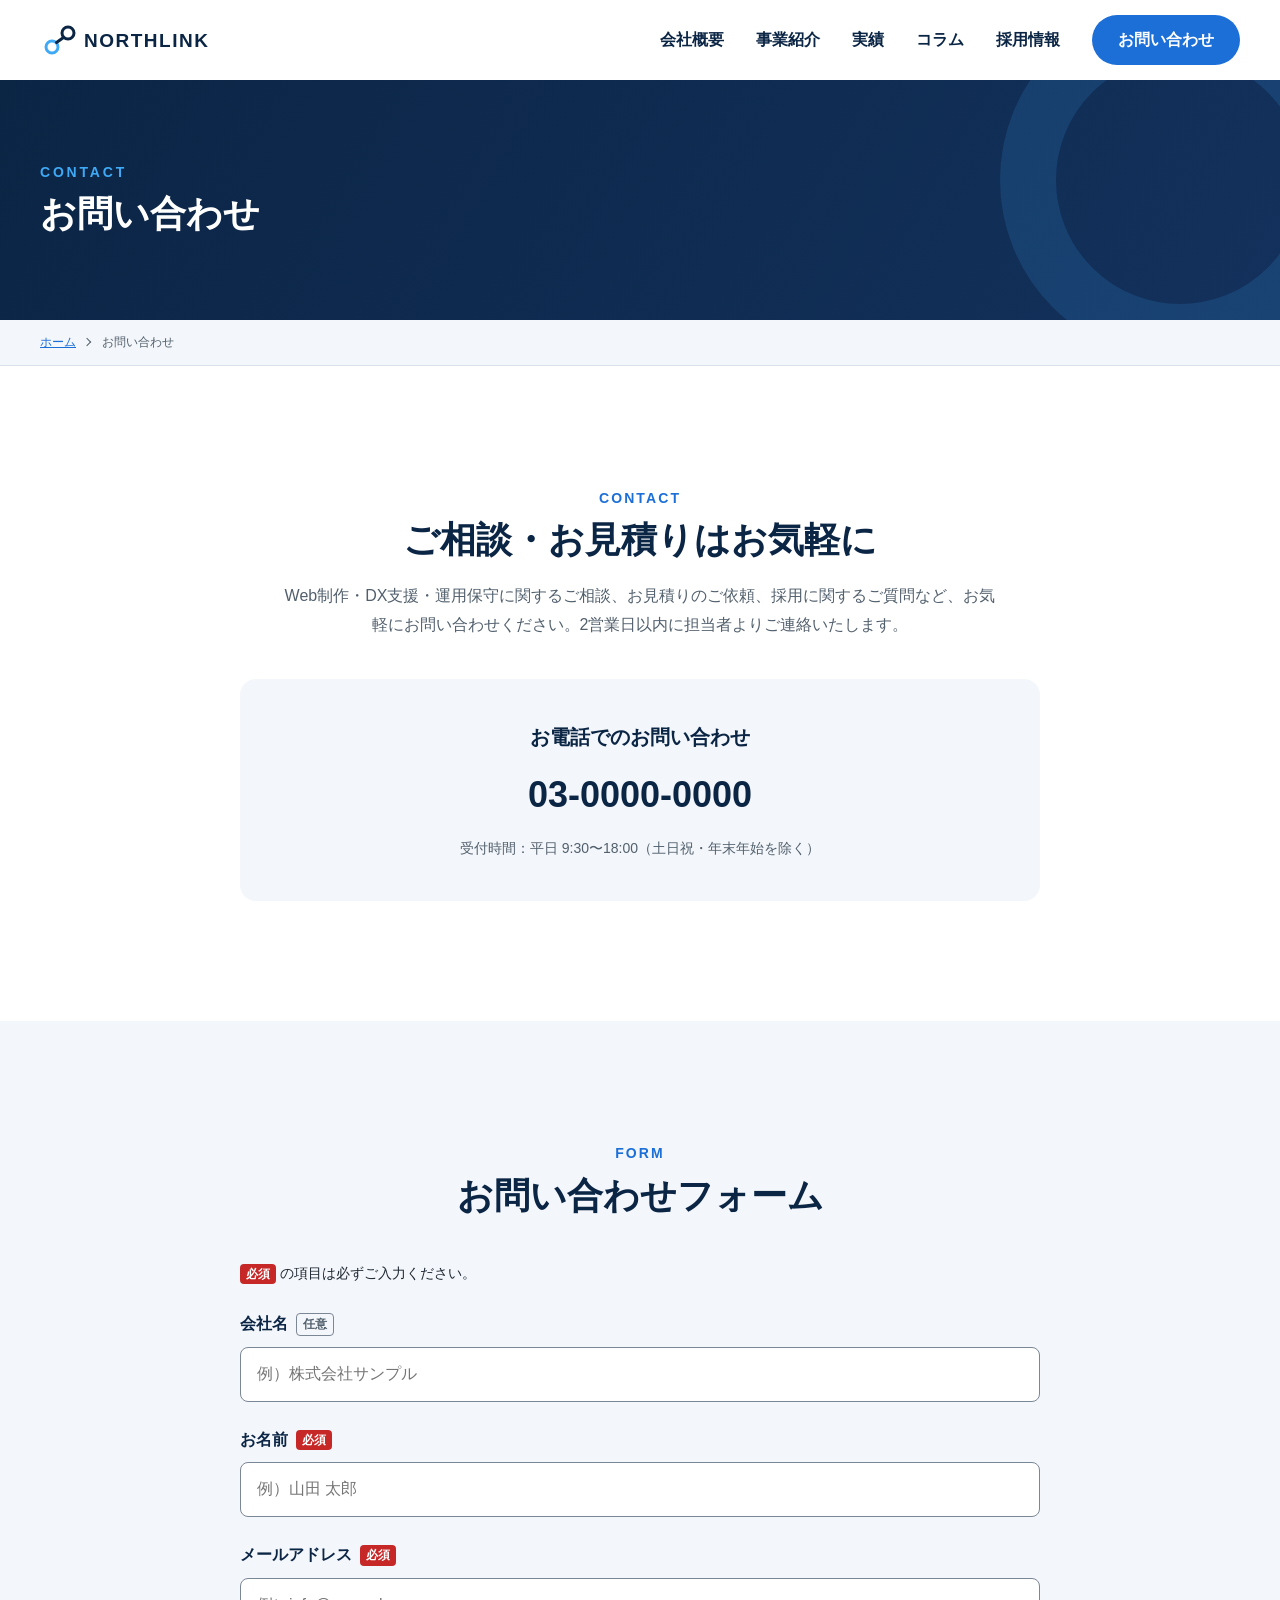
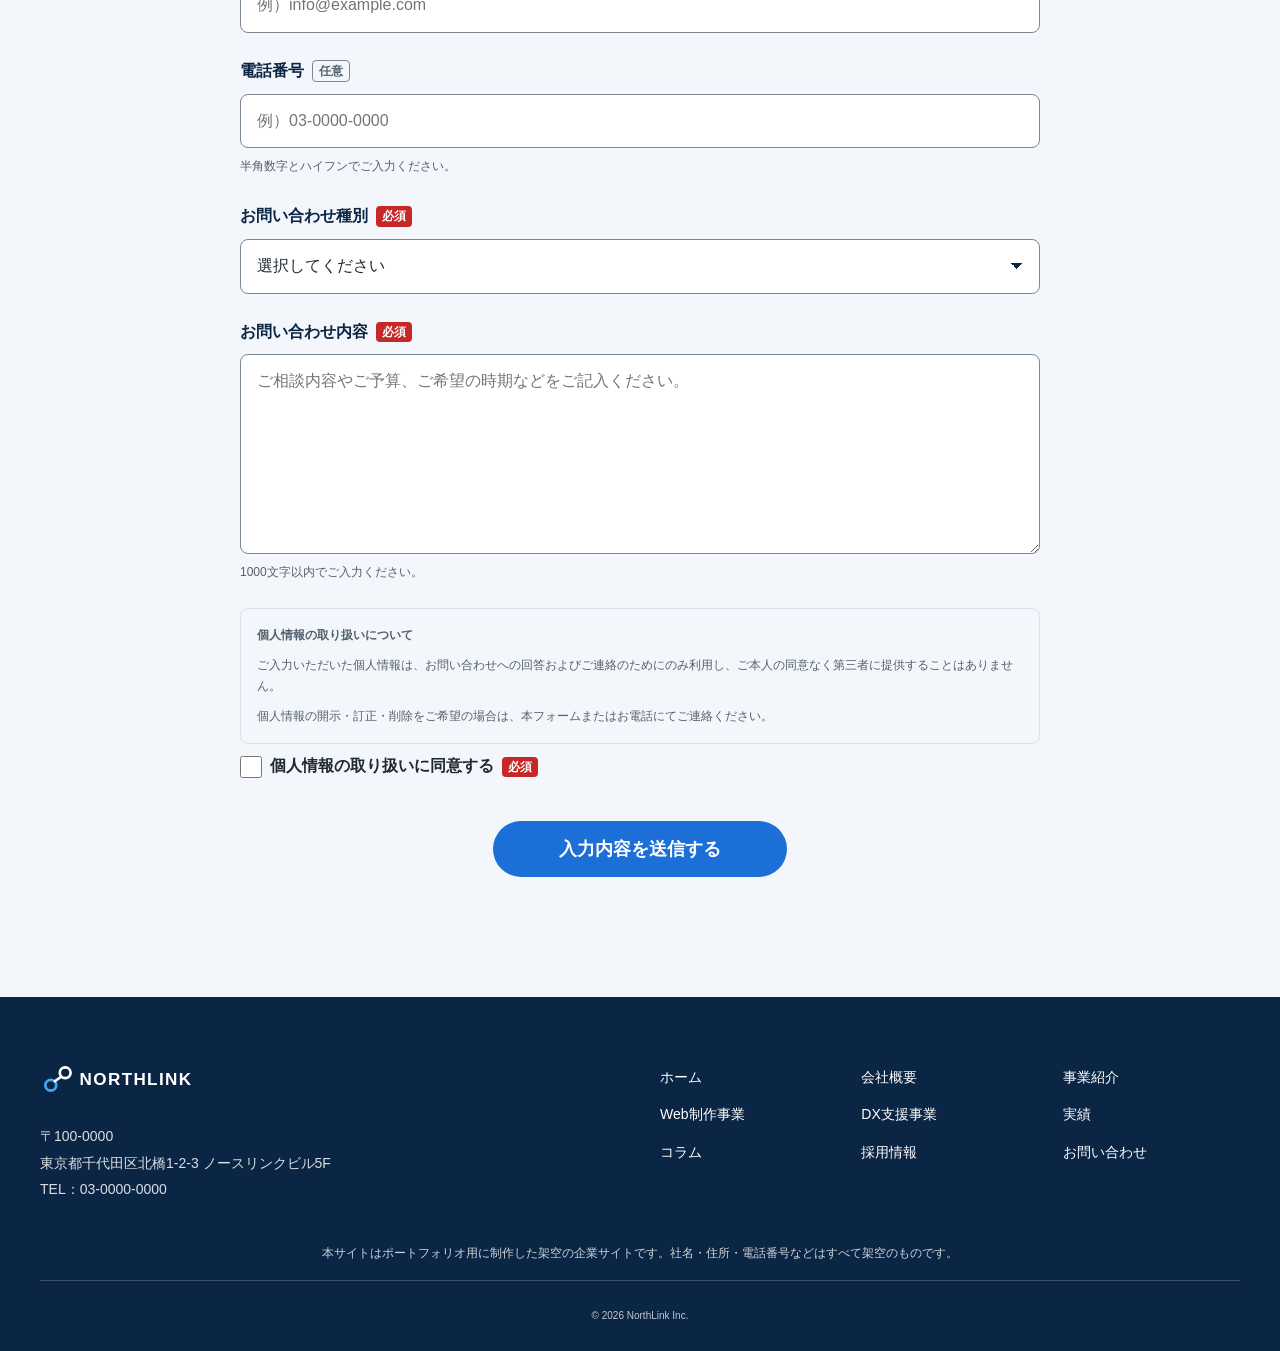
<file: contact.html>
<!DOCTYPE html>
<html lang="ja">
<head>
  <meta charset="UTF-8">
  <meta name="viewport" content="width=device-width, initial-scale=1">
  <title>お問い合わせ｜株式会社ノースリンク</title>
  <meta name="description" content="株式会社ノースリンクへのお問い合わせはこちら。Web制作・DX支援・運用保守のご相談、お見積りのご依頼、採用に関するご質問をフォームまたはお電話で受け付けています。">
  <meta name="robots" content="noindex">
  <link rel="canonical" href="https://neco3-beep.github.io/northlink-corporate/contact.html">

  <!-- OGP -->
  <meta property="og:type" content="article">
  <meta property="og:site_name" content="株式会社ノースリンク">
  <meta property="og:title" content="お問い合わせ｜株式会社ノースリンク">
  <meta property="og:description" content="Web制作・DX支援のご相談やお見積りのご依頼を、フォームまたはお電話で受け付けています。">
  <meta property="og:url" content="https://neco3-beep.github.io/northlink-corporate/contact.html">
  <meta property="og:image" content="https://neco3-beep.github.io/northlink-corporate/images/ogp.png">
  <meta property="og:image:width" content="1200">
  <meta property="og:image:height" content="630">
  <meta property="og:locale" content="ja_JP">
  <meta name="twitter:card" content="summary_large_image">

  <link rel="icon" href="images/favicon.svg" type="image/svg+xml">
  <link rel="stylesheet" href="css/style.css">
  <script src="js/main.js" defer></script>

  <!-- 構造化データ（パンくずリスト） -->
  <script type="application/ld+json">
  {
    "@context": "https://schema.org",
    "@type": "BreadcrumbList",
    "itemListElement": [
      { "@type": "ListItem", "position": 1, "name": "ホーム", "item": "https://neco3-beep.github.io/northlink-corporate/" },
      { "@type": "ListItem", "position": 2, "name": "お問い合わせ", "item": "https://neco3-beep.github.io/northlink-corporate/contact.html" }
    ]
  }
  </script>
</head>
<body>
  <a class="skip-link" href="#main">本文へスキップ</a>

  <!-- ===================== ヘッダー（全ページ共通） ===================== -->
  <header class="header">
    <div class="header__inner container">
      <p class="header__logo">
        <a class="header__logo-link" href="index.html">
          <img class="header__logo-img" src="images/logo.svg" alt="株式会社ノースリンク" width="200" height="40">
        </a>
      </p>
      <button class="header__toggle" type="button" aria-label="メニュー" aria-expanded="false" aria-controls="global-nav">
        <span class="header__toggle-bar"></span>
        <span class="header__toggle-bar"></span>
        <span class="header__toggle-bar"></span>
      </button>
      <nav class="header__nav" id="global-nav" aria-label="グローバルナビゲーション">
        <ul class="gnav">
          <li class="gnav__item"><a class="gnav__link" href="about.html">会社概要</a></li>
          <li class="gnav__item"><a class="gnav__link" href="service.html">事業紹介</a></li>
          <li class="gnav__item"><a class="gnav__link" href="works.html">実績</a></li>
          <li class="gnav__item"><a class="gnav__link" href="column.html">コラム</a></li>
          <li class="gnav__item"><a class="gnav__link" href="recruit.html">採用情報</a></li>
          <li class="gnav__item gnav__item--cta"><a class="btn btn--primary gnav__btn" href="contact.html" aria-current="page">お問い合わせ</a></li>
        </ul>
      </nav>
    </div>
  </header>

  <main id="main">
    <!-- ===================== 下層共通①：ページタイトル帯 ===================== -->
    <header class="page-header">
      <div class="page-header__inner container">
        <p class="page-header__en" aria-hidden="true">CONTACT</p>
        <h1 class="page-header__title">お問い合わせ</h1>
      </div>
    </header>

    <!-- ===================== 下層共通②：パンくずリスト ===================== -->
    <nav class="breadcrumb" aria-label="パンくずリスト">
      <ol class="breadcrumb__list container">
        <li class="breadcrumb__item"><a class="breadcrumb__link" href="index.html">ホーム</a></li>
        <li class="breadcrumb__item" aria-current="page">お問い合わせ</li>
      </ol>
    </nav>

    <!-- ===================== 下層共通③：本文エリア ===================== -->
    <div class="page-body">

      <!-- 電話でのお問い合わせ -->
      <section class="section" aria-labelledby="tel-title">
        <div class="container container--narrow">
          <div class="section__head">
            <p class="section__en" aria-hidden="true">CONTACT</p>
            <h2 class="section__title" id="tel-title">ご相談・お見積りはお気軽に</h2>
            <p class="section__lead">Web制作・DX支援・運用保守に関するご相談、お見積りのご依頼、採用に関するご質問など、お気軽にお問い合わせください。2営業日以内に担当者よりご連絡いたします。</p>
          </div>
          <div class="contact-info">
            <h3 class="contact-info__title">お電話でのお問い合わせ</h3>
            <a class="contact-info__tel" href="tel:0300000000">03-0000-0000</a>
            <p class="contact-info__note">受付時間：平日 9:30〜18:00（土日祝・年末年始を除く）</p>
          </div>
        </div>
      </section>

      <!-- フォーム -->
      <section class="section section--soft" id="form" aria-labelledby="form-title">
        <div class="container container--narrow">
          <div class="section__head">
            <p class="section__en" aria-hidden="true">FORM</p>
            <h2 class="section__title" id="form-title">お問い合わせフォーム</h2>
          </div>

          <!-- novalidate：ブラウザ標準のチェックではなく、JSの日本語メッセージで案内するため -->
          <form class="form" id="contact-form" action="#" method="post" novalidate>
            <p class="form__note"><span class="form__badge form__badge--required">必須</span> の項目は必ずご入力ください。</p>

            <!-- 送信時のエラーまとめ（読み上げソフトにも通知） -->
            <div class="form__summary" id="form-summary" role="alert" hidden></div>

            <div class="form__group">
              <label class="form__label" for="company">会社名 <span class="form__badge form__badge--optional">任意</span></label>
              <input class="form__control" type="text" id="company" name="company" autocomplete="organization" placeholder="例）株式会社サンプル">
            </div>

            <div class="form__group">
              <label class="form__label" for="name">お名前 <span class="form__badge form__badge--required">必須</span></label>
              <input class="form__control" type="text" id="name" name="name" autocomplete="name" required aria-describedby="name-error" placeholder="例）山田 太郎">
              <p class="form__error" id="name-error"></p>
            </div>

            <div class="form__group">
              <label class="form__label" for="email">メールアドレス <span class="form__badge form__badge--required">必須</span></label>
              <input class="form__control" type="email" id="email" name="email" autocomplete="email" inputmode="email" required aria-describedby="email-error" placeholder="例）info@example.com">
              <p class="form__error" id="email-error"></p>
            </div>

            <div class="form__group">
              <label class="form__label" for="tel">電話番号 <span class="form__badge form__badge--optional">任意</span></label>
              <input class="form__control" type="tel" id="tel" name="tel" autocomplete="tel" inputmode="tel" aria-describedby="tel-hint tel-error" placeholder="例）03-0000-0000">
              <p class="form__hint" id="tel-hint">半角数字とハイフンでご入力ください。</p>
              <p class="form__error" id="tel-error"></p>
            </div>

            <div class="form__group">
              <label class="form__label" for="category">お問い合わせ種別 <span class="form__badge form__badge--required">必須</span></label>
              <select class="form__control form__control--select" id="category" name="category" required aria-describedby="category-error">
                <option value="">選択してください</option>
                <option value="web">Web制作について</option>
                <option value="dx">DX支援について</option>
                <option value="support">運用・保守について</option>
                <option value="recruit">採用について</option>
                <option value="other">その他</option>
              </select>
              <p class="form__error" id="category-error"></p>
            </div>

            <div class="form__group">
              <label class="form__label" for="message">お問い合わせ内容 <span class="form__badge form__badge--required">必須</span></label>
              <textarea class="form__control form__control--textarea" id="message" name="message" required aria-describedby="message-hint message-error" placeholder="ご相談内容やご予算、ご希望の時期などをご記入ください。"></textarea>
              <p class="form__hint" id="message-hint">1000文字以内でご入力ください。</p>
              <p class="form__error" id="message-error"></p>
            </div>

            <div class="form__group">
              <div class="form__privacy" tabindex="0" role="region" aria-label="個人情報の取り扱いについて">
                <p><strong>個人情報の取り扱いについて</strong></p>
                <p>ご入力いただいた個人情報は、お問い合わせへの回答およびご連絡のためにのみ利用し、ご本人の同意なく第三者に提供することはありません。</p>
                <p>個人情報の開示・訂正・削除をご希望の場合は、本フォームまたはお電話にてご連絡ください。</p>
              </div>
              <label class="form__checkbox">
                <input class="form__checkbox-input" type="checkbox" id="privacy" name="privacy" value="agree" required aria-describedby="privacy-error">
                個人情報の取り扱いに同意する
                <span class="form__badge form__badge--required">必須</span>
              </label>
              <p class="form__error" id="privacy-error"></p>
            </div>

            <div class="form__actions">
              <button class="btn btn--primary btn--lg" type="submit">入力内容を送信する</button>
            </div>
          </form>

          <!-- 送信完了メッセージ（デモ：送信ボタンを押し、入力に問題がなければ表示） -->
          <div class="form-complete" id="form-complete" tabindex="-1" hidden>
            <h3 class="form-complete__title">お問い合わせありがとうございました</h3>
            <p class="form-complete__text">内容を確認のうえ、2営業日以内に担当者よりご連絡いたします。<br>※ このサイトはポートフォリオ用のデモのため、実際には送信されていません。</p>
          </div>
        </div>
      </section>

    </div>
  </main>

  <!-- ===================== フッター（全ページ共通） ===================== -->
  <footer class="footer">
    <div class="footer__inner container">
      <div class="footer__info">
        <a class="footer__logo" href="index.html">
          <img class="footer__logo-img" src="images/logo-white.svg" alt="株式会社ノースリンク" width="200" height="40">
        </a>
        <address class="footer__address">
          〒100-0000<br>
          東京都千代田区北橋1-2-3 ノースリンクビル5F<br>
          TEL：03-0000-0000
        </address>
      </div>
      <nav class="footer__nav" aria-label="フッターナビゲーション">
        <ul class="footer__nav-list">
          <li><a class="footer__nav-link" href="index.html">ホーム</a></li>
          <li><a class="footer__nav-link" href="about.html">会社概要</a></li>
          <li><a class="footer__nav-link" href="service.html">事業紹介</a></li>
          <li><a class="footer__nav-link" href="service-web.html">Web制作事業</a></li>
          <li><a class="footer__nav-link" href="service-dx.html">DX支援事業</a></li>
          <li><a class="footer__nav-link" href="works.html">実績</a></li>
          <li><a class="footer__nav-link" href="column.html">コラム</a></li>
          <li><a class="footer__nav-link" href="recruit.html">採用情報</a></li>
          <li><a class="footer__nav-link" href="contact.html">お問い合わせ</a></li>
        </ul>
      </nav>
    </div>
    <div class="footer__bottom container">
      <p class="footer__note">本サイトはポートフォリオ用に制作した架空の企業サイトです。社名・住所・電話番号などはすべて架空のものです。</p>
      <p class="footer__copy"><small>&copy; 2026 NorthLink Inc.</small></p>
    </div>
  </footer>
</body>
</html>
</file>
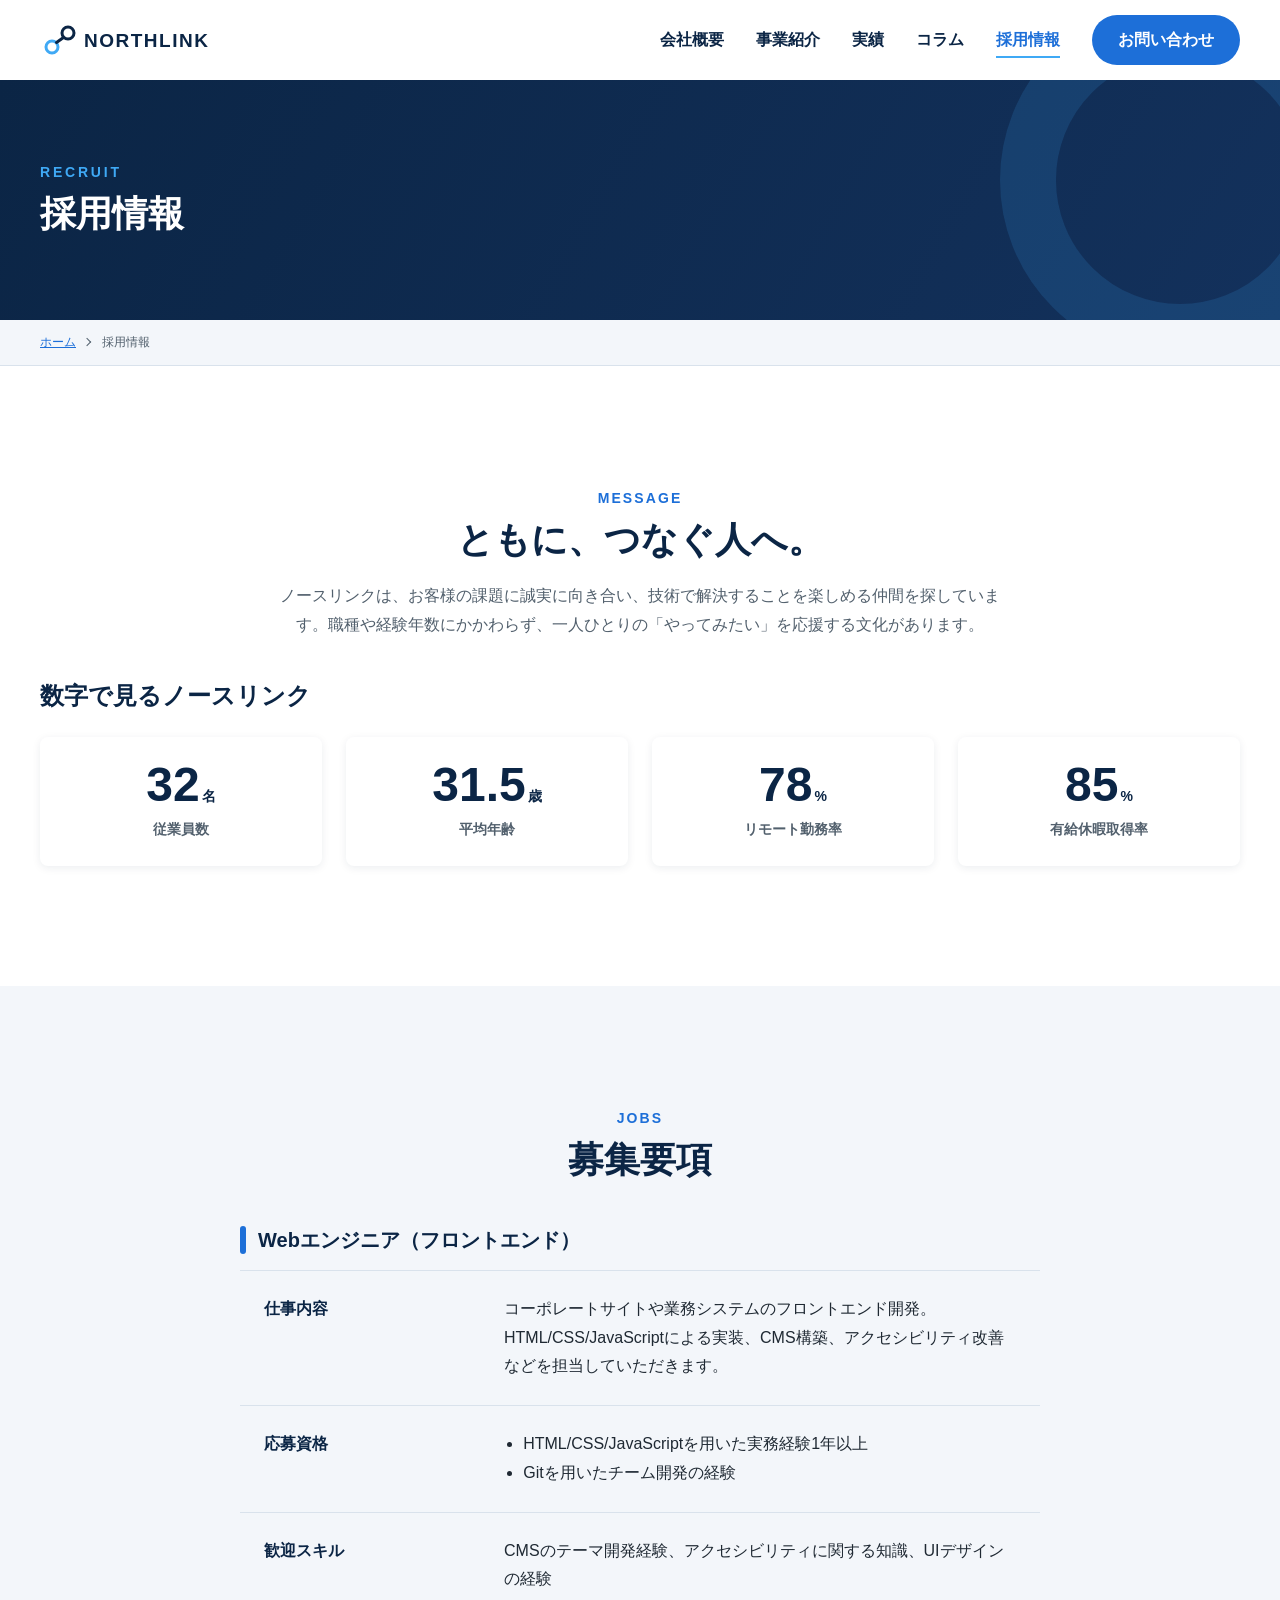
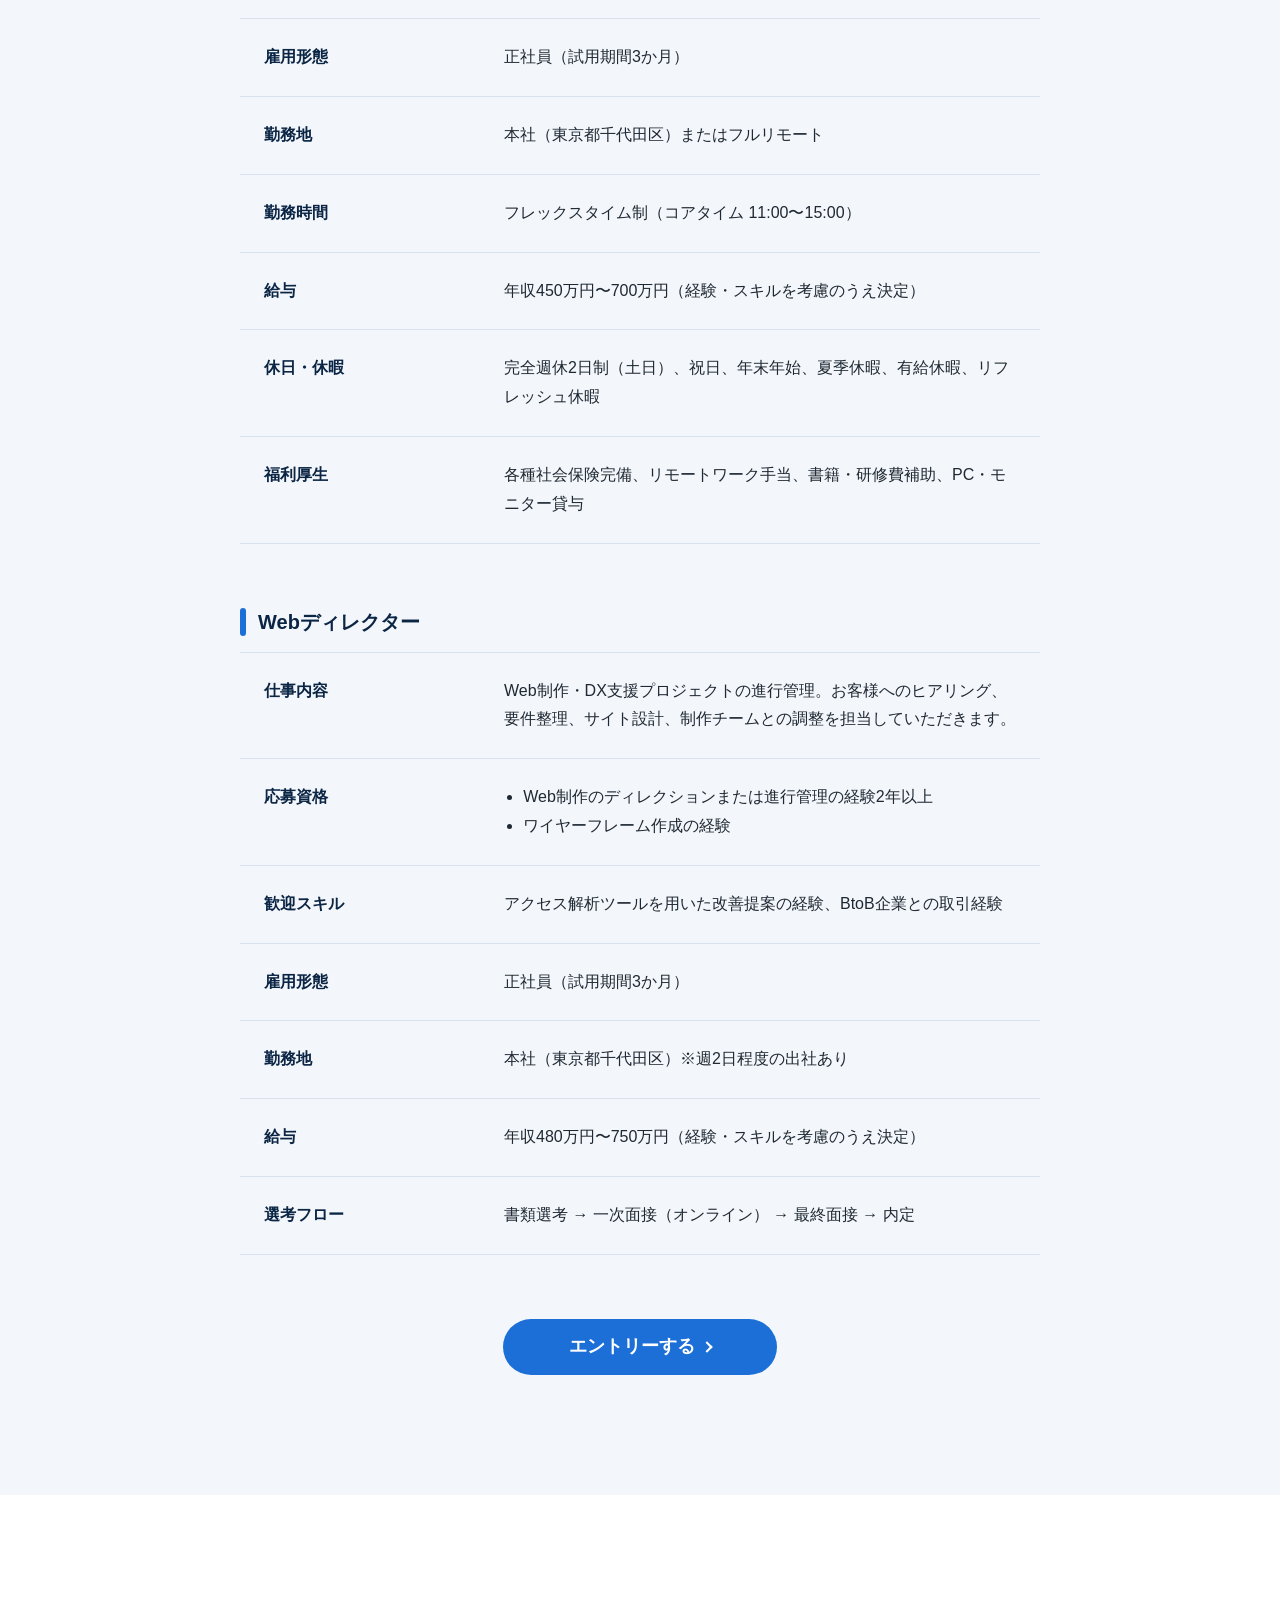
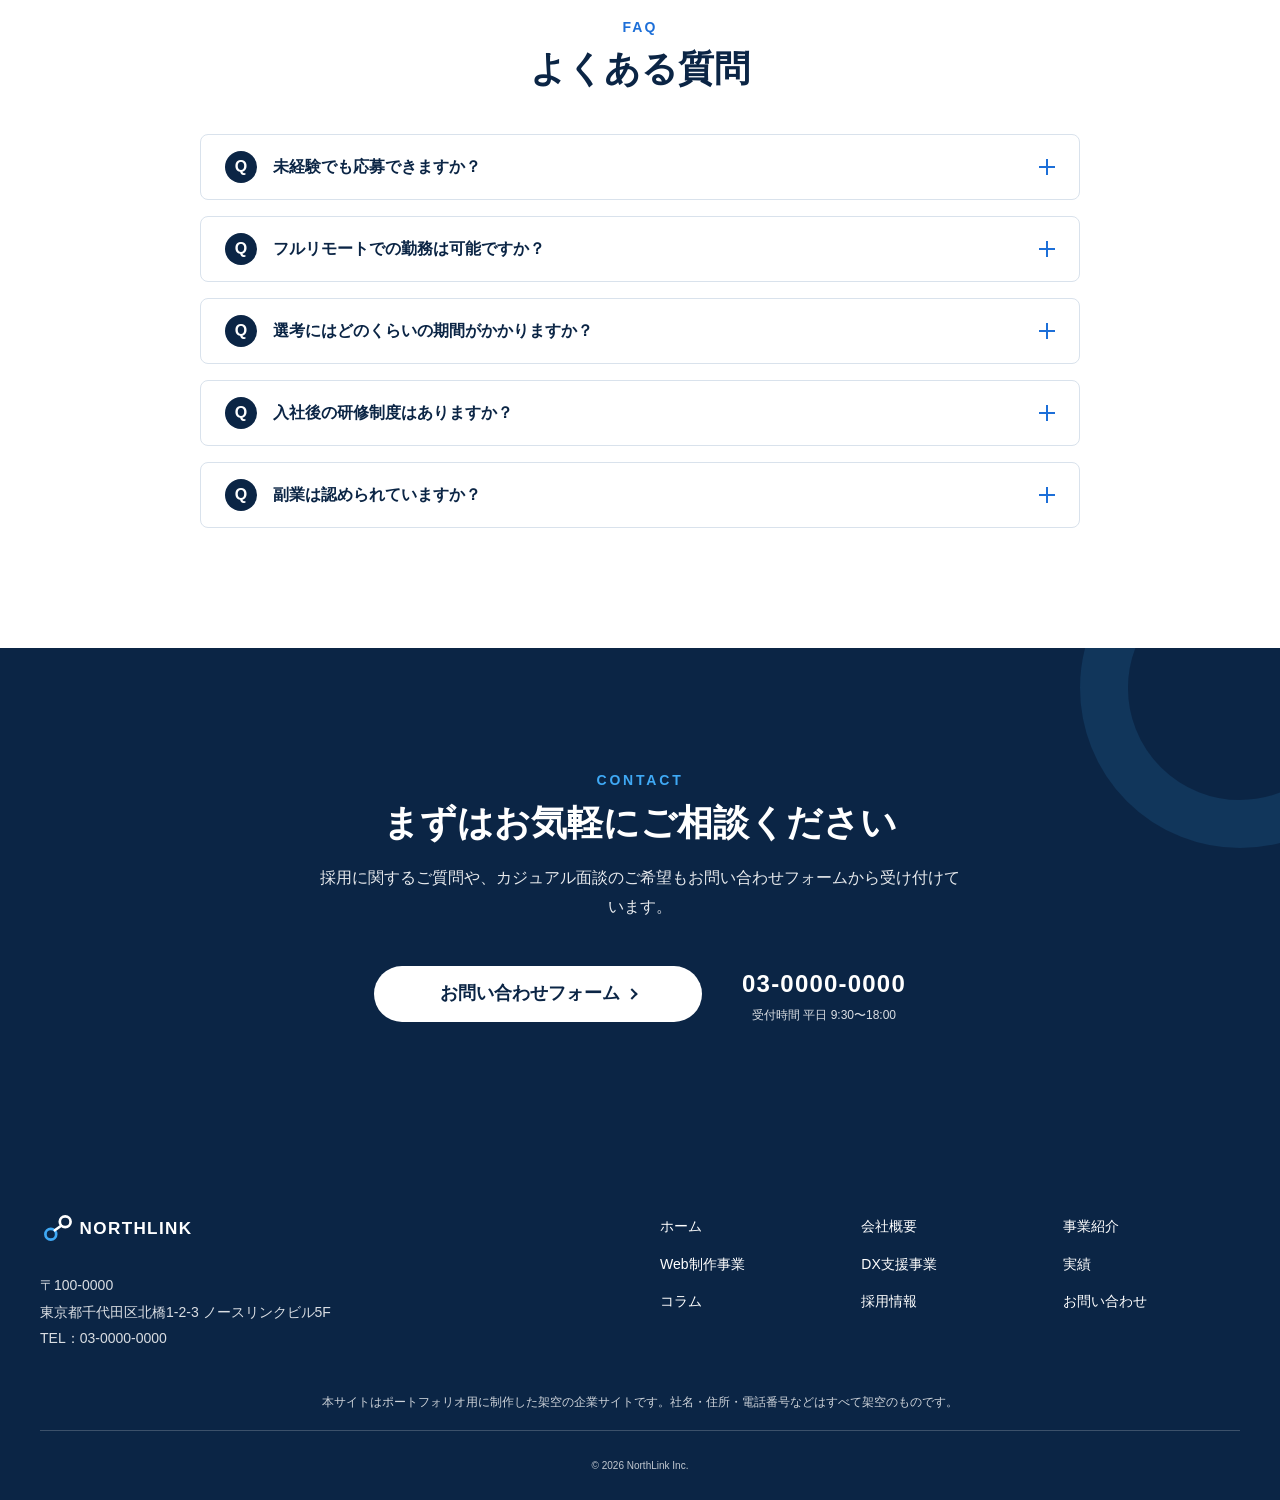
<file: recruit.html>
<!DOCTYPE html>
<html lang="ja">
<head>
  <meta charset="UTF-8">
  <meta name="viewport" content="width=device-width, initial-scale=1">
  <title>採用情報｜株式会社ノースリンク</title>
  <meta name="description" content="株式会社ノースリンクの採用情報です。Webエンジニア（フロントエンド）・Webディレクターを募集中。リモート中心の働き方、募集要項、選考フロー、よくある質問を掲載しています。">
  <meta name="robots" content="noindex">
  <link rel="canonical" href="https://neco3-beep.github.io/northlink-corporate/recruit.html">

  <!-- OGP -->
  <meta property="og:type" content="article">
  <meta property="og:site_name" content="株式会社ノースリンク">
  <meta property="og:title" content="採用情報｜株式会社ノースリンク">
  <meta property="og:description" content="Webエンジニア・Webディレクターを募集中。募集要項とよくある質問を掲載しています。">
  <meta property="og:url" content="https://neco3-beep.github.io/northlink-corporate/recruit.html">
  <meta property="og:image" content="https://neco3-beep.github.io/northlink-corporate/images/ogp.png">
  <meta property="og:image:width" content="1200">
  <meta property="og:image:height" content="630">
  <meta property="og:locale" content="ja_JP">
  <meta name="twitter:card" content="summary_large_image">

  <link rel="icon" href="images/favicon.svg" type="image/svg+xml">
  <link rel="stylesheet" href="css/style.css">
  <script src="js/main.js" defer></script>

  <!-- 構造化データ（パンくずリスト） -->
  <script type="application/ld+json">
  {
    "@context": "https://schema.org",
    "@type": "BreadcrumbList",
    "itemListElement": [
      { "@type": "ListItem", "position": 1, "name": "ホーム", "item": "https://neco3-beep.github.io/northlink-corporate/" },
      { "@type": "ListItem", "position": 2, "name": "採用情報", "item": "https://neco3-beep.github.io/northlink-corporate/recruit.html" }
    ]
  }
  </script>
</head>
<body>
  <a class="skip-link" href="#main">本文へスキップ</a>

  <!-- ===================== ヘッダー（全ページ共通） ===================== -->
  <header class="header">
    <div class="header__inner container">
      <p class="header__logo">
        <a class="header__logo-link" href="index.html">
          <img class="header__logo-img" src="images/logo.svg" alt="株式会社ノースリンク" width="200" height="40">
        </a>
      </p>
      <button class="header__toggle" type="button" aria-label="メニュー" aria-expanded="false" aria-controls="global-nav">
        <span class="header__toggle-bar"></span>
        <span class="header__toggle-bar"></span>
        <span class="header__toggle-bar"></span>
      </button>
      <nav class="header__nav" id="global-nav" aria-label="グローバルナビゲーション">
        <ul class="gnav">
          <li class="gnav__item"><a class="gnav__link" href="about.html">会社概要</a></li>
          <li class="gnav__item"><a class="gnav__link" href="service.html">事業紹介</a></li>
          <li class="gnav__item"><a class="gnav__link" href="works.html">実績</a></li>
          <li class="gnav__item"><a class="gnav__link" href="column.html">コラム</a></li>
          <li class="gnav__item"><a class="gnav__link gnav__link--current" href="recruit.html" aria-current="page">採用情報</a></li>
          <li class="gnav__item gnav__item--cta"><a class="btn btn--primary gnav__btn" href="contact.html">お問い合わせ</a></li>
        </ul>
      </nav>
    </div>
  </header>

  <main id="main">
    <!-- ===================== 下層共通①：ページタイトル帯 ===================== -->
    <header class="page-header">
      <div class="page-header__inner container">
        <p class="page-header__en" aria-hidden="true">RECRUIT</p>
        <h1 class="page-header__title">採用情報</h1>
      </div>
    </header>

    <!-- ===================== 下層共通②：パンくずリスト ===================== -->
    <nav class="breadcrumb" aria-label="パンくずリスト">
      <ol class="breadcrumb__list container">
        <li class="breadcrumb__item"><a class="breadcrumb__link" href="index.html">ホーム</a></li>
        <li class="breadcrumb__item" aria-current="page">採用情報</li>
      </ol>
    </nav>

    <!-- ===================== 下層共通③：本文エリア ===================== -->
    <div class="page-body">

      <!-- メッセージ・数字 -->
      <section class="section" aria-labelledby="recruit-message-title">
        <div class="container">
          <div class="section__head">
            <p class="section__en" aria-hidden="true">MESSAGE</p>
            <h2 class="section__title" id="recruit-message-title">ともに、つなぐ人へ。</h2>
            <p class="section__lead">ノースリンクは、お客様の課題に誠実に向き合い、技術で解決することを楽しめる仲間を探しています。職種や経験年数にかかわらず、一人ひとりの「やってみたい」を応援する文化があります。</p>
          </div>
          <h3 class="section__subtitle">数字で見るノースリンク</h3>
          <dl class="stat-list">
            <div class="stat-card">
              <dt class="stat-card__label">従業員数</dt>
              <dd class="stat-card__value">32<span class="stat-card__unit">名</span></dd>
            </div>
            <div class="stat-card">
              <dt class="stat-card__label">平均年齢</dt>
              <dd class="stat-card__value">31.5<span class="stat-card__unit">歳</span></dd>
            </div>
            <div class="stat-card">
              <dt class="stat-card__label">リモート勤務率</dt>
              <dd class="stat-card__value">78<span class="stat-card__unit">%</span></dd>
            </div>
            <div class="stat-card">
              <dt class="stat-card__label">有給休暇取得率</dt>
              <dd class="stat-card__value">85<span class="stat-card__unit">%</span></dd>
            </div>
          </dl>
        </div>
      </section>

      <!-- 募集要項 -->
      <section class="section section--soft" id="jobs" aria-labelledby="jobs-title">
        <div class="container container--narrow">
          <div class="section__head">
            <p class="section__en" aria-hidden="true">JOBS</p>
            <h2 class="section__title" id="jobs-title">募集要項</h2>
          </div>

          <div class="job">
            <h3 class="job__title">Webエンジニア（フロントエンド）</h3>
            <table class="info-table">
              <caption class="visually-hidden">Webエンジニア（フロントエンド）の募集要項</caption>
              <tbody>
                <tr>
                  <th class="info-table__head" scope="row">仕事内容</th>
                  <td class="info-table__data">コーポレートサイトや業務システムのフロントエンド開発。HTML/CSS/JavaScriptによる実装、CMS構築、アクセシビリティ改善などを担当していただきます。</td>
                </tr>
                <tr>
                  <th class="info-table__head" scope="row">応募資格</th>
                  <td class="info-table__data">
                    <ul class="info-table__list">
                      <li>HTML/CSS/JavaScriptを用いた実務経験1年以上</li>
                      <li>Gitを用いたチーム開発の経験</li>
                    </ul>
                  </td>
                </tr>
                <tr>
                  <th class="info-table__head" scope="row">歓迎スキル</th>
                  <td class="info-table__data">CMSのテーマ開発経験、アクセシビリティに関する知識、UIデザインの経験</td>
                </tr>
                <tr>
                  <th class="info-table__head" scope="row">雇用形態</th>
                  <td class="info-table__data">正社員（試用期間3か月）</td>
                </tr>
                <tr>
                  <th class="info-table__head" scope="row">勤務地</th>
                  <td class="info-table__data">本社（東京都千代田区）またはフルリモート</td>
                </tr>
                <tr>
                  <th class="info-table__head" scope="row">勤務時間</th>
                  <td class="info-table__data">フレックスタイム制（コアタイム 11:00〜15:00）</td>
                </tr>
                <tr>
                  <th class="info-table__head" scope="row">給与</th>
                  <td class="info-table__data">年収450万円〜700万円（経験・スキルを考慮のうえ決定）</td>
                </tr>
                <tr>
                  <th class="info-table__head" scope="row">休日・休暇</th>
                  <td class="info-table__data">完全週休2日制（土日）、祝日、年末年始、夏季休暇、有給休暇、リフレッシュ休暇</td>
                </tr>
                <tr>
                  <th class="info-table__head" scope="row">福利厚生</th>
                  <td class="info-table__data">各種社会保険完備、リモートワーク手当、書籍・研修費補助、PC・モニター貸与</td>
                </tr>
              </tbody>
            </table>
          </div>

          <div class="job">
            <h3 class="job__title">Webディレクター</h3>
            <table class="info-table">
              <caption class="visually-hidden">Webディレクターの募集要項</caption>
              <tbody>
                <tr>
                  <th class="info-table__head" scope="row">仕事内容</th>
                  <td class="info-table__data">Web制作・DX支援プロジェクトの進行管理。お客様へのヒアリング、要件整理、サイト設計、制作チームとの調整を担当していただきます。</td>
                </tr>
                <tr>
                  <th class="info-table__head" scope="row">応募資格</th>
                  <td class="info-table__data">
                    <ul class="info-table__list">
                      <li>Web制作のディレクションまたは進行管理の経験2年以上</li>
                      <li>ワイヤーフレーム作成の経験</li>
                    </ul>
                  </td>
                </tr>
                <tr>
                  <th class="info-table__head" scope="row">歓迎スキル</th>
                  <td class="info-table__data">アクセス解析ツールを用いた改善提案の経験、BtoB企業との取引経験</td>
                </tr>
                <tr>
                  <th class="info-table__head" scope="row">雇用形態</th>
                  <td class="info-table__data">正社員（試用期間3か月）</td>
                </tr>
                <tr>
                  <th class="info-table__head" scope="row">勤務地</th>
                  <td class="info-table__data">本社（東京都千代田区）※週2日程度の出社あり</td>
                </tr>
                <tr>
                  <th class="info-table__head" scope="row">給与</th>
                  <td class="info-table__data">年収480万円〜750万円（経験・スキルを考慮のうえ決定）</td>
                </tr>
                <tr>
                  <th class="info-table__head" scope="row">選考フロー</th>
                  <td class="info-table__data">書類選考 → 一次面接（オンライン） → 最終面接 → 内定</td>
                </tr>
              </tbody>
            </table>
          </div>

          <p class="job__action"><a class="btn btn--primary btn--lg btn--arrow" href="contact.html">エントリーする</a></p>
        </div>
      </section>

      <!-- よくある質問 -->
      <section class="section" aria-labelledby="faq-title">
        <div class="container">
          <div class="section__head">
            <p class="section__en" aria-hidden="true">FAQ</p>
            <h2 class="section__title" id="faq-title">よくある質問</h2>
          </div>
          <div class="faq">
            <div class="faq__item">
              <h3 class="faq__question">
                <button class="faq__button" type="button" id="faq-q1" aria-controls="faq-a1">
                  <span class="faq__mark faq__mark--q" aria-hidden="true">Q</span>
                  <span class="faq__question-text">未経験でも応募できますか？</span>
                  <span class="faq__icon" aria-hidden="true"></span>
                </button>
              </h3>
              <div class="faq__answer" id="faq-a1">
                <div class="faq__answer-inner">
                  <div class="faq__answer-body">
                    <span class="faq__mark faq__mark--a" aria-hidden="true">A</span>
                    <p>現在の募集職種は実務経験を必須としています。未経験の方向けには、年に1回ポテンシャル採用を行っていますので、お知らせをご確認ください。</p>
                  </div>
                </div>
              </div>
            </div>
            <div class="faq__item">
              <h3 class="faq__question">
                <button class="faq__button" type="button" id="faq-q2" aria-controls="faq-a2">
                  <span class="faq__mark faq__mark--q" aria-hidden="true">Q</span>
                  <span class="faq__question-text">フルリモートでの勤務は可能ですか？</span>
                  <span class="faq__icon" aria-hidden="true"></span>
                </button>
              </h3>
              <div class="faq__answer" id="faq-a2">
                <div class="faq__answer-inner">
                  <div class="faq__answer-body">
                    <span class="faq__mark faq__mark--a" aria-hidden="true">A</span>
                    <p>Webエンジニア職はフルリモート勤務が可能です。月に1回、任意参加のオフラインイベントを本社で開催しています（交通費は会社負担）。</p>
                  </div>
                </div>
              </div>
            </div>
            <div class="faq__item">
              <h3 class="faq__question">
                <button class="faq__button" type="button" id="faq-q3" aria-controls="faq-a3">
                  <span class="faq__mark faq__mark--q" aria-hidden="true">Q</span>
                  <span class="faq__question-text">選考にはどのくらいの期間がかかりますか？</span>
                  <span class="faq__icon" aria-hidden="true"></span>
                </button>
              </h3>
              <div class="faq__answer" id="faq-a3">
                <div class="faq__answer-inner">
                  <div class="faq__answer-body">
                    <span class="faq__mark faq__mark--a" aria-hidden="true">A</span>
                    <p>エントリーから内定まで、おおむね3〜4週間です。現職のご都合に合わせて、面接日程は柔軟に調整いたします。</p>
                  </div>
                </div>
              </div>
            </div>
            <div class="faq__item">
              <h3 class="faq__question">
                <button class="faq__button" type="button" id="faq-q4" aria-controls="faq-a4">
                  <span class="faq__mark faq__mark--q" aria-hidden="true">Q</span>
                  <span class="faq__question-text">入社後の研修制度はありますか？</span>
                  <span class="faq__icon" aria-hidden="true"></span>
                </button>
              </h3>
              <div class="faq__answer" id="faq-a4">
                <div class="faq__answer-inner">
                  <div class="faq__answer-body">
                    <span class="faq__mark faq__mark--a" aria-hidden="true">A</span>
                    <p>入社後1か月間はオンボーディング期間として、先輩社員がメンターにつきます。社内勉強会や外部研修の費用補助制度もあります。</p>
                  </div>
                </div>
              </div>
            </div>
            <div class="faq__item">
              <h3 class="faq__question">
                <button class="faq__button" type="button" id="faq-q5" aria-controls="faq-a5">
                  <span class="faq__mark faq__mark--q" aria-hidden="true">Q</span>
                  <span class="faq__question-text">副業は認められていますか？</span>
                  <span class="faq__icon" aria-hidden="true"></span>
                </button>
              </h3>
              <div class="faq__answer" id="faq-a5">
                <div class="faq__answer-inner">
                  <div class="faq__answer-body">
                    <span class="faq__mark faq__mark--a" aria-hidden="true">A</span>
                    <p>事前に申請いただければ、本業に支障がない範囲で副業が可能です。実際に個人で制作活動をしている社員も在籍しています。</p>
                  </div>
                </div>
              </div>
            </div>
          </div>
        </div>
      </section>

    </div>

    <!-- ===================== お問い合わせ導線（全ページ共通） ===================== -->
    <section class="cta" aria-labelledby="cta-title">
      <div class="cta__inner container">
        <p class="cta__en" aria-hidden="true">CONTACT</p>
        <h2 class="cta__title" id="cta-title">まずはお気軽にご相談ください</h2>
        <p class="cta__text">採用に関するご質問や、カジュアル面談のご希望もお問い合わせフォームから受け付けています。</p>
        <div class="cta__actions">
          <a class="btn btn--white btn--lg btn--arrow" href="contact.html">お問い合わせフォーム</a>
          <a class="cta__tel" href="tel:0300000000">
            <span class="cta__tel-number">03-0000-0000</span>
            <span class="cta__tel-note">受付時間 平日 9:30〜18:00</span>
          </a>
        </div>
      </div>
    </section>
  </main>

  <!-- ===================== フッター（全ページ共通） ===================== -->
  <footer class="footer">
    <div class="footer__inner container">
      <div class="footer__info">
        <a class="footer__logo" href="index.html">
          <img class="footer__logo-img" src="images/logo-white.svg" alt="株式会社ノースリンク" width="200" height="40">
        </a>
        <address class="footer__address">
          〒100-0000<br>
          東京都千代田区北橋1-2-3 ノースリンクビル5F<br>
          TEL：03-0000-0000
        </address>
      </div>
      <nav class="footer__nav" aria-label="フッターナビゲーション">
        <ul class="footer__nav-list">
          <li><a class="footer__nav-link" href="index.html">ホーム</a></li>
          <li><a class="footer__nav-link" href="about.html">会社概要</a></li>
          <li><a class="footer__nav-link" href="service.html">事業紹介</a></li>
          <li><a class="footer__nav-link" href="service-web.html">Web制作事業</a></li>
          <li><a class="footer__nav-link" href="service-dx.html">DX支援事業</a></li>
          <li><a class="footer__nav-link" href="works.html">実績</a></li>
          <li><a class="footer__nav-link" href="column.html">コラム</a></li>
          <li><a class="footer__nav-link" href="recruit.html">採用情報</a></li>
          <li><a class="footer__nav-link" href="contact.html">お問い合わせ</a></li>
        </ul>
      </nav>
    </div>
    <div class="footer__bottom container">
      <p class="footer__note">本サイトはポートフォリオ用に制作した架空の企業サイトです。社名・住所・電話番号などはすべて架空のものです。</p>
      <p class="footer__copy"><small>&copy; 2026 NorthLink Inc.</small></p>
    </div>
  </footer>
</body>
</html>
</file>
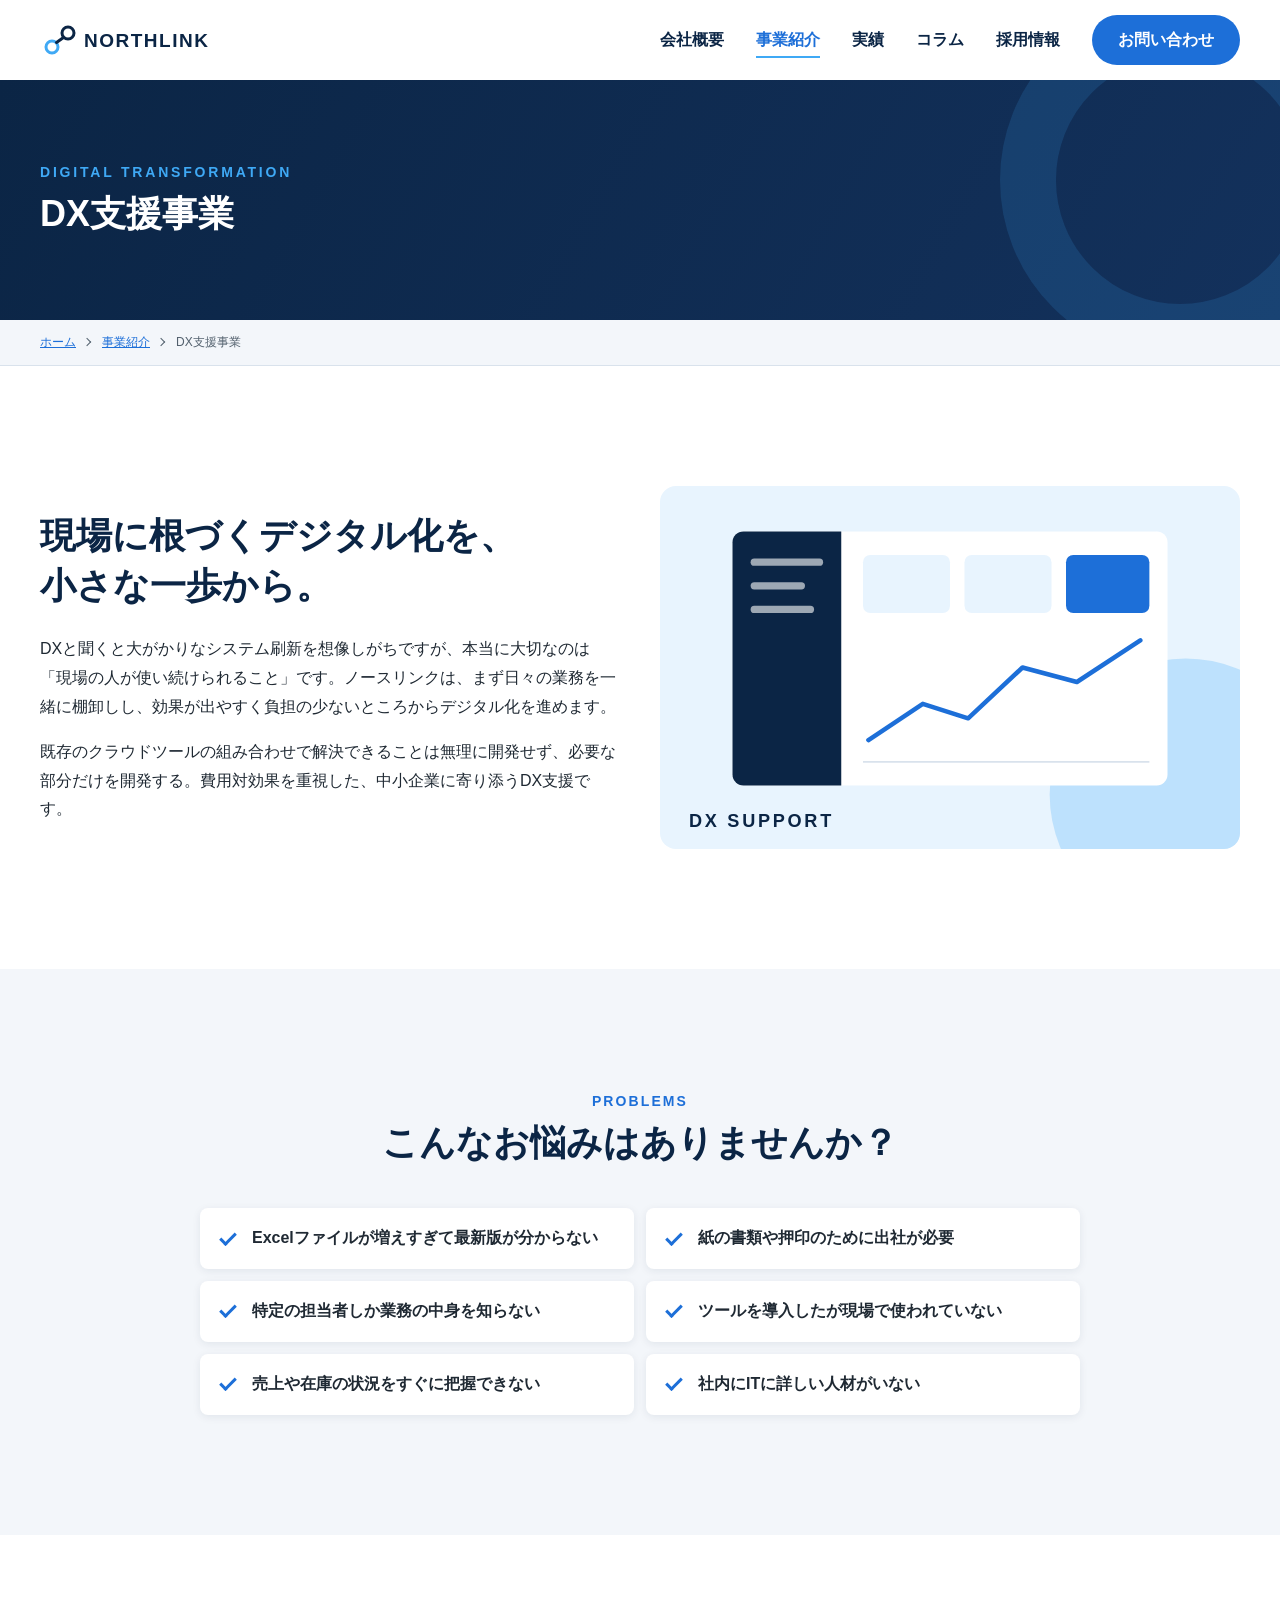
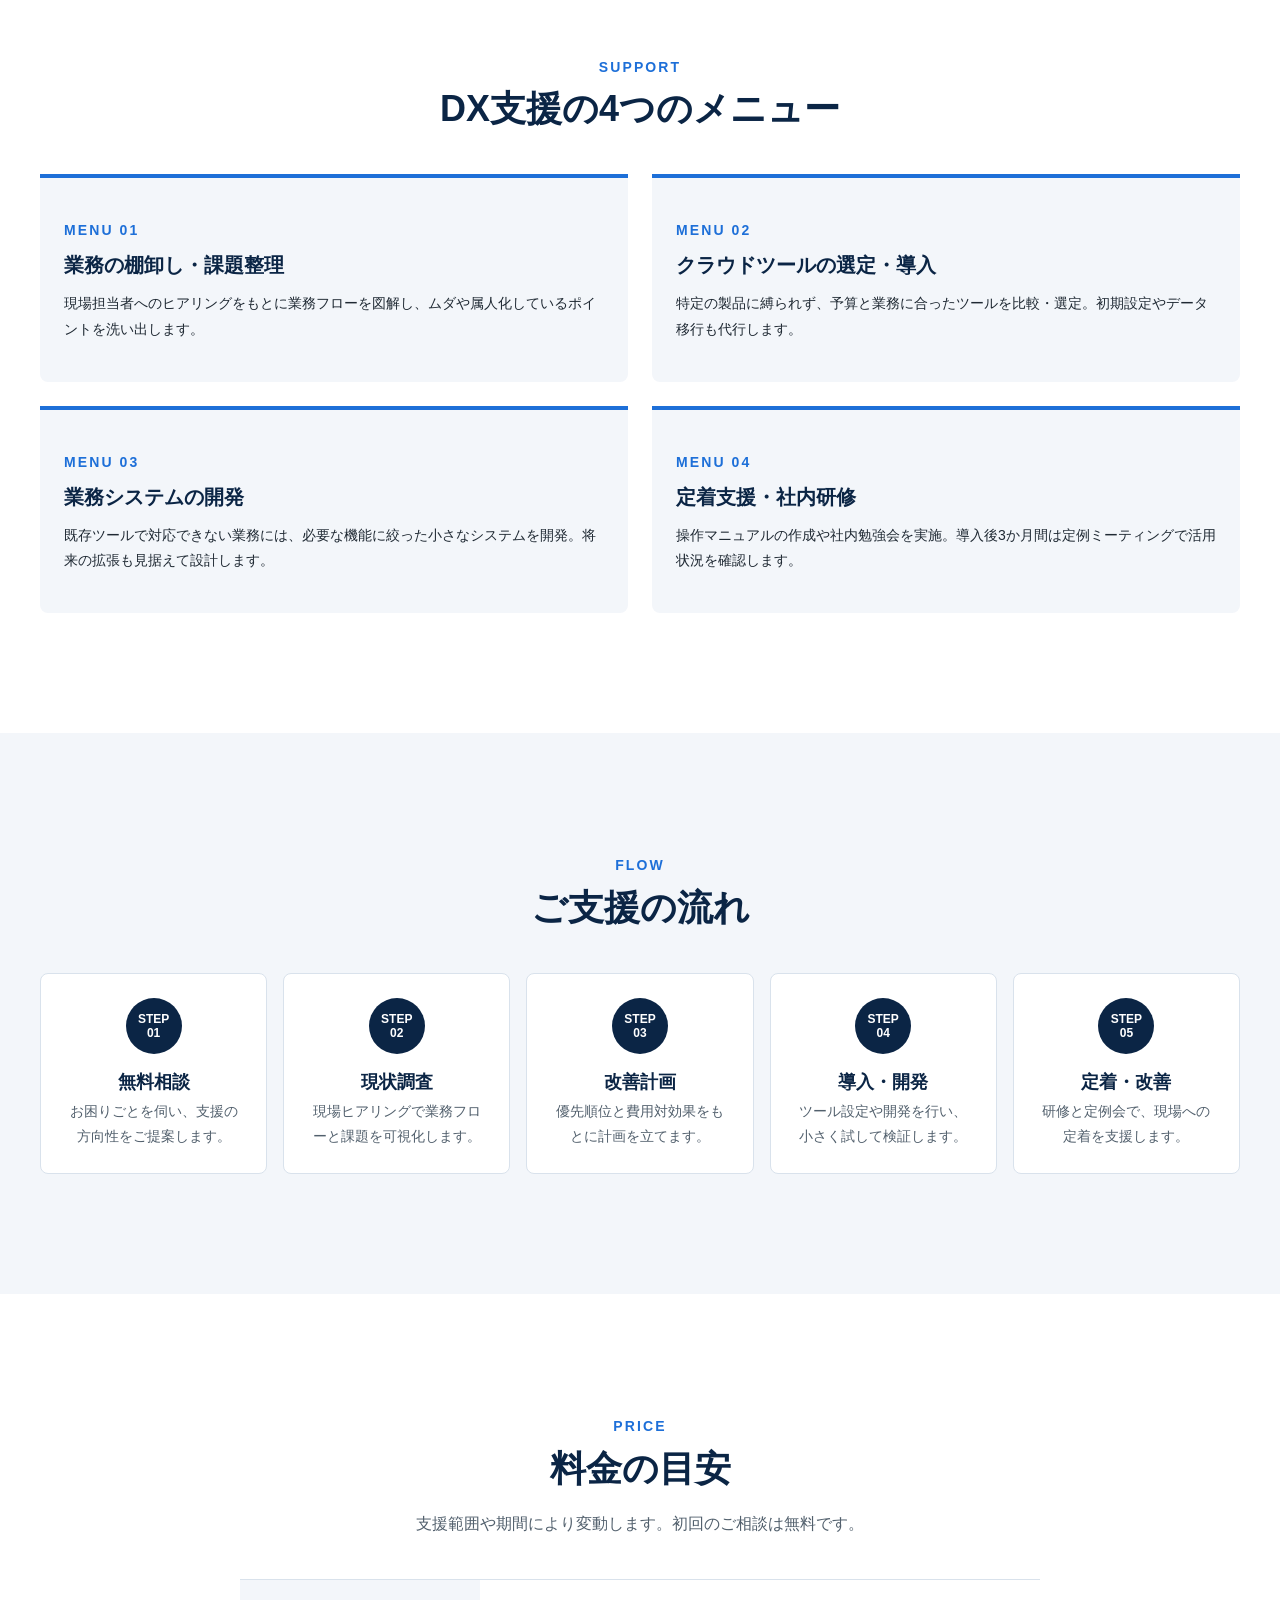
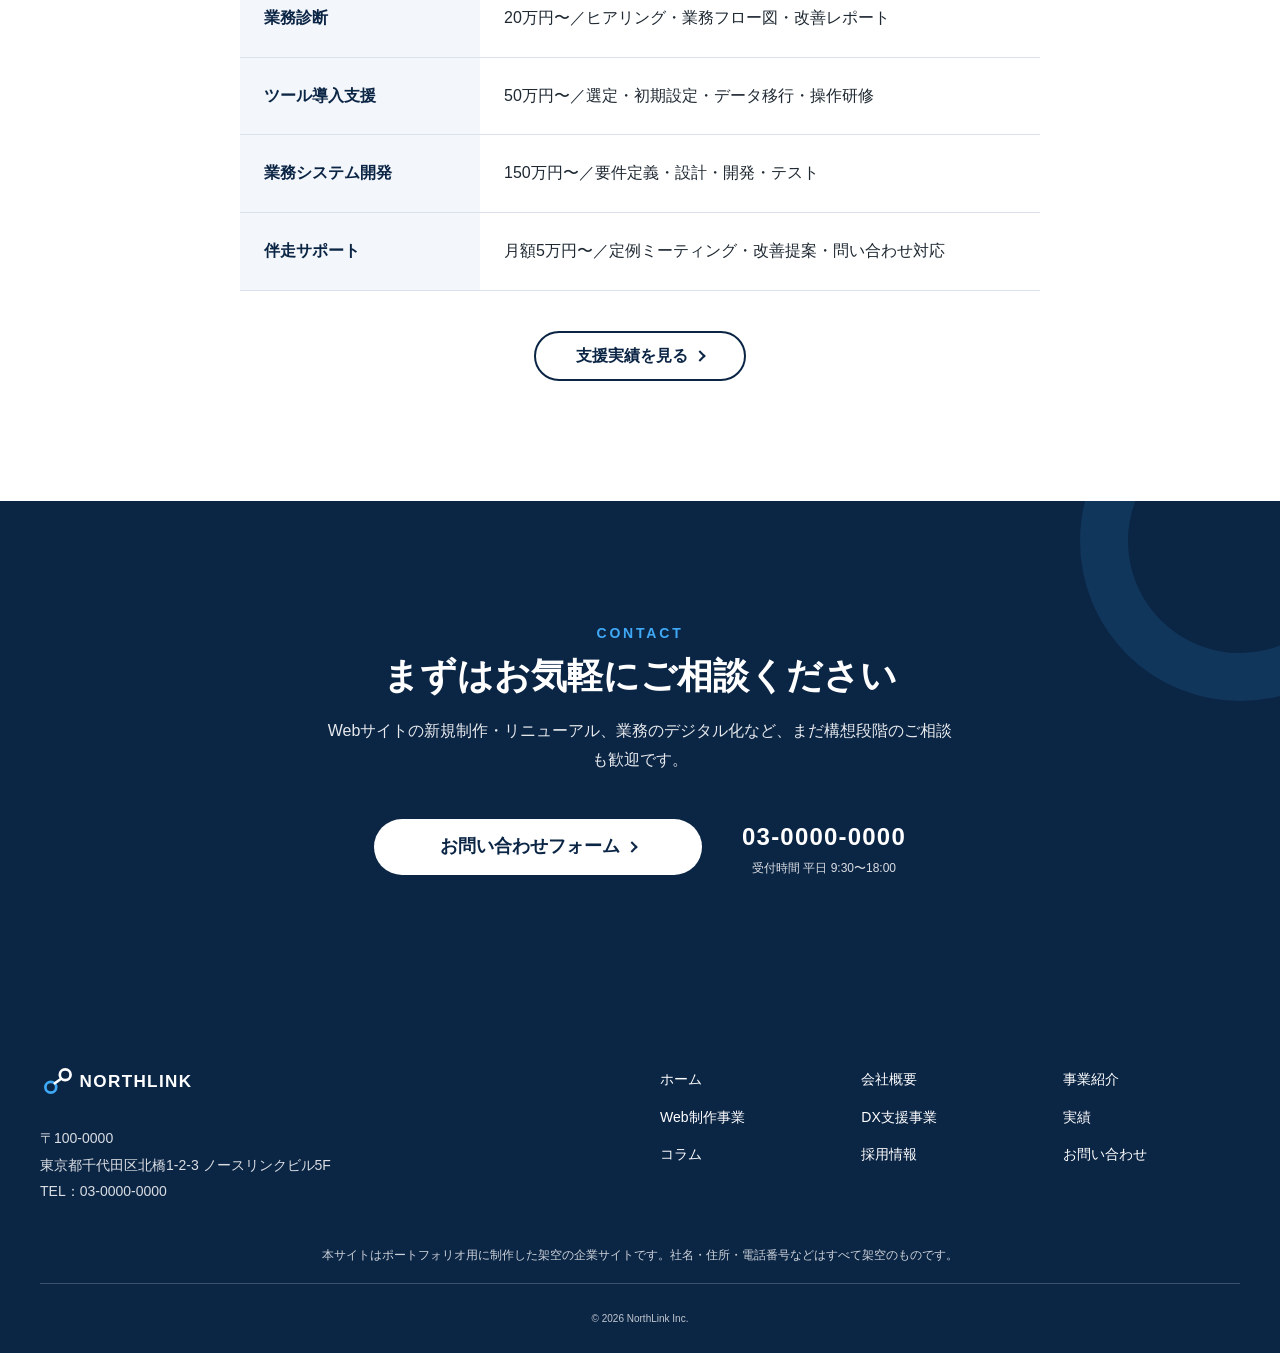
<file: service-dx.html>
<!DOCTYPE html>
<html lang="ja">
<head>
  <meta charset="UTF-8">
  <meta name="viewport" content="width=device-width, initial-scale=1">
  <title>DX支援事業｜株式会社ノースリンク</title>
  <meta name="description" content="紙やExcel中心の業務をクラウド化し、作業時間の削減と情報共有を実現するノースリンクのDX支援。現場ヒアリングから業務フロー整理、ツール導入、定着支援まで中小企業に伴走します。">
  <meta name="robots" content="noindex">
  <link rel="canonical" href="https://neco3-beep.github.io/northlink-corporate/service-dx.html">

  <!-- OGP -->
  <meta property="og:type" content="article">
  <meta property="og:site_name" content="株式会社ノースリンク">
  <meta property="og:title" content="DX支援事業｜株式会社ノースリンク">
  <meta property="og:description" content="紙やExcel中心の業務をクラウド化。業務フロー整理からツール導入、定着支援まで伴走します。">
  <meta property="og:url" content="https://neco3-beep.github.io/northlink-corporate/service-dx.html">
  <meta property="og:image" content="https://neco3-beep.github.io/northlink-corporate/images/ogp.png">
  <meta property="og:image:width" content="1200">
  <meta property="og:image:height" content="630">
  <meta property="og:locale" content="ja_JP">
  <meta name="twitter:card" content="summary_large_image">

  <link rel="icon" href="images/favicon.svg" type="image/svg+xml">
  <link rel="stylesheet" href="css/style.css">
  <script src="js/main.js" defer></script>

  <!-- 構造化データ（パンくずリスト） -->
  <script type="application/ld+json">
  {
    "@context": "https://schema.org",
    "@type": "BreadcrumbList",
    "itemListElement": [
      { "@type": "ListItem", "position": 1, "name": "ホーム", "item": "https://neco3-beep.github.io/northlink-corporate/" },
      { "@type": "ListItem", "position": 2, "name": "事業紹介", "item": "https://neco3-beep.github.io/northlink-corporate/service.html" },
      { "@type": "ListItem", "position": 3, "name": "DX支援事業", "item": "https://neco3-beep.github.io/northlink-corporate/service-dx.html" }
    ]
  }
  </script>
</head>
<body>
  <a class="skip-link" href="#main">本文へスキップ</a>

  <!-- ===================== ヘッダー（全ページ共通） ===================== -->
  <header class="header">
    <div class="header__inner container">
      <p class="header__logo">
        <a class="header__logo-link" href="index.html">
          <img class="header__logo-img" src="images/logo.svg" alt="株式会社ノースリンク" width="200" height="40">
        </a>
      </p>
      <button class="header__toggle" type="button" aria-label="メニュー" aria-expanded="false" aria-controls="global-nav">
        <span class="header__toggle-bar"></span>
        <span class="header__toggle-bar"></span>
        <span class="header__toggle-bar"></span>
      </button>
      <nav class="header__nav" id="global-nav" aria-label="グローバルナビゲーション">
        <ul class="gnav">
          <li class="gnav__item"><a class="gnav__link" href="about.html">会社概要</a></li>
          <li class="gnav__item"><a class="gnav__link gnav__link--current" href="service.html">事業紹介</a></li>
          <li class="gnav__item"><a class="gnav__link" href="works.html">実績</a></li>
          <li class="gnav__item"><a class="gnav__link" href="column.html">コラム</a></li>
          <li class="gnav__item"><a class="gnav__link" href="recruit.html">採用情報</a></li>
          <li class="gnav__item gnav__item--cta"><a class="btn btn--primary gnav__btn" href="contact.html">お問い合わせ</a></li>
        </ul>
      </nav>
    </div>
  </header>

  <main id="main">
    <!-- ===================== 下層共通①：ページタイトル帯 ===================== -->
    <header class="page-header">
      <div class="page-header__inner container">
        <p class="page-header__en" aria-hidden="true">DIGITAL TRANSFORMATION</p>
        <h1 class="page-header__title">DX支援事業</h1>
      </div>
    </header>

    <!-- ===================== 下層共通②：パンくずリスト ===================== -->
    <nav class="breadcrumb" aria-label="パンくずリスト">
      <ol class="breadcrumb__list container">
        <li class="breadcrumb__item"><a class="breadcrumb__link" href="index.html">ホーム</a></li>
        <li class="breadcrumb__item"><a class="breadcrumb__link" href="service.html">事業紹介</a></li>
        <li class="breadcrumb__item" aria-current="page">DX支援事業</li>
      </ol>
    </nav>

    <!-- ===================== 下層共通③：本文エリア ===================== -->
    <div class="page-body">

      <!-- 導入 -->
      <section class="section" aria-labelledby="intro-title">
        <div class="container">
          <div class="detail-intro">
            <div class="detail-intro__body">
              <h2 class="detail-intro__title" id="intro-title">現場に根づくデジタル化を、小さな一歩から。</h2>
              <div class="detail-intro__text text-block">
                <p>DXと聞くと大がかりなシステム刷新を想像しがちですが、本当に大切なのは「現場の人が使い続けられること」です。ノースリンクは、まず日々の業務を一緒に棚卸しし、効果が出やすく負担の少ないところからデジタル化を進めます。</p>
                <p>既存のクラウドツールの組み合わせで解決できることは無理に開発せず、必要な部分だけを開発する。費用対効果を重視した、中小企業に寄り添うDX支援です。</p>
              </div>
            </div>
            <img class="detail-intro__img" src="images/service-dx.svg" alt="業務データを可視化したダッシュボード画面のイメージ（ダミー）" width="640" height="400">
          </div>
        </div>
      </section>

      <!-- お悩み -->
      <section class="section section--soft" aria-labelledby="problem-title">
        <div class="container">
          <div class="section__head">
            <p class="section__en" aria-hidden="true">PROBLEMS</p>
            <h2 class="section__title" id="problem-title">こんなお悩みはありませんか？</h2>
          </div>
          <ul class="problem-list">
            <li class="problem-list__item">Excelファイルが増えすぎて最新版が分からない</li>
            <li class="problem-list__item">紙の書類や押印のために出社が必要</li>
            <li class="problem-list__item">特定の担当者しか業務の中身を知らない</li>
            <li class="problem-list__item">ツールを導入したが現場で使われていない</li>
            <li class="problem-list__item">売上や在庫の状況をすぐに把握できない</li>
            <li class="problem-list__item">社内にITに詳しい人材がいない</li>
          </ul>
        </div>
      </section>

      <!-- 支援内容 -->
      <section class="section" aria-labelledby="feature-title">
        <div class="container">
          <div class="section__head">
            <p class="section__en" aria-hidden="true">SUPPORT</p>
            <h2 class="section__title" id="feature-title">DX支援の4つのメニュー</h2>
          </div>
          <div class="feature-list">
            <article class="feature-card">
              <p class="feature-card__num" aria-hidden="true">MENU 01</p>
              <h3 class="feature-card__title">業務の棚卸し・課題整理</h3>
              <p class="feature-card__text">現場担当者へのヒアリングをもとに業務フローを図解し、ムダや属人化しているポイントを洗い出します。</p>
            </article>
            <article class="feature-card">
              <p class="feature-card__num" aria-hidden="true">MENU 02</p>
              <h3 class="feature-card__title">クラウドツールの選定・導入</h3>
              <p class="feature-card__text">特定の製品に縛られず、予算と業務に合ったツールを比較・選定。初期設定やデータ移行も代行します。</p>
            </article>
            <article class="feature-card">
              <p class="feature-card__num" aria-hidden="true">MENU 03</p>
              <h3 class="feature-card__title">業務システムの開発</h3>
              <p class="feature-card__text">既存ツールで対応できない業務には、必要な機能に絞った小さなシステムを開発。将来の拡張も見据えて設計します。</p>
            </article>
            <article class="feature-card">
              <p class="feature-card__num" aria-hidden="true">MENU 04</p>
              <h3 class="feature-card__title">定着支援・社内研修</h3>
              <p class="feature-card__text">操作マニュアルの作成や社内勉強会を実施。導入後3か月間は定例ミーティングで活用状況を確認します。</p>
            </article>
          </div>
        </div>
      </section>

      <!-- 支援の流れ -->
      <section class="section section--soft" aria-labelledby="flow-title">
        <div class="container">
          <div class="section__head">
            <p class="section__en" aria-hidden="true">FLOW</p>
            <h2 class="section__title" id="flow-title">ご支援の流れ</h2>
          </div>
          <ol class="flow">
            <li class="flow__item">
              <span class="flow__step">STEP<br>01</span>
              <div>
                <h3 class="flow__title">無料相談</h3>
                <p class="flow__text">お困りごとを伺い、支援の方向性をご提案します。</p>
              </div>
            </li>
            <li class="flow__item">
              <span class="flow__step">STEP<br>02</span>
              <div>
                <h3 class="flow__title">現状調査</h3>
                <p class="flow__text">現場ヒアリングで業務フローと課題を可視化します。</p>
              </div>
            </li>
            <li class="flow__item">
              <span class="flow__step">STEP<br>03</span>
              <div>
                <h3 class="flow__title">改善計画</h3>
                <p class="flow__text">優先順位と費用対効果をもとに計画を立てます。</p>
              </div>
            </li>
            <li class="flow__item">
              <span class="flow__step">STEP<br>04</span>
              <div>
                <h3 class="flow__title">導入・開発</h3>
                <p class="flow__text">ツール設定や開発を行い、小さく試して検証します。</p>
              </div>
            </li>
            <li class="flow__item">
              <span class="flow__step">STEP<br>05</span>
              <div>
                <h3 class="flow__title">定着・改善</h3>
                <p class="flow__text">研修と定例会で、現場への定着を支援します。</p>
              </div>
            </li>
          </ol>
        </div>
      </section>

      <!-- 料金の目安 -->
      <section class="section" aria-labelledby="price-title">
        <div class="container container--narrow">
          <div class="section__head">
            <p class="section__en" aria-hidden="true">PRICE</p>
            <h2 class="section__title" id="price-title">料金の目安</h2>
            <p class="section__lead">支援範囲や期間により変動します。初回のご相談は無料です。</p>
          </div>
          <table class="info-table">
            <caption class="visually-hidden">DX支援の料金の目安</caption>
            <tbody>
              <tr>
                <th class="info-table__head" scope="row">業務診断</th>
                <td class="info-table__data">20万円〜／ヒアリング・業務フロー図・改善レポート</td>
              </tr>
              <tr>
                <th class="info-table__head" scope="row">ツール導入支援</th>
                <td class="info-table__data">50万円〜／選定・初期設定・データ移行・操作研修</td>
              </tr>
              <tr>
                <th class="info-table__head" scope="row">業務システム開発</th>
                <td class="info-table__data">150万円〜／要件定義・設計・開発・テスト</td>
              </tr>
              <tr>
                <th class="info-table__head" scope="row">伴走サポート</th>
                <td class="info-table__data">月額5万円〜／定例ミーティング・改善提案・問い合わせ対応</td>
              </tr>
            </tbody>
          </table>
          <p class="section__more"><a class="btn btn--outline btn--arrow" href="works.html">支援実績を見る</a></p>
        </div>
      </section>

    </div>

    <!-- ===================== お問い合わせ導線（全ページ共通） ===================== -->
    <section class="cta" aria-labelledby="cta-title">
      <div class="cta__inner container">
        <p class="cta__en" aria-hidden="true">CONTACT</p>
        <h2 class="cta__title" id="cta-title">まずはお気軽にご相談ください</h2>
        <p class="cta__text">Webサイトの新規制作・リニューアル、業務のデジタル化など、まだ構想段階のご相談も歓迎です。</p>
        <div class="cta__actions">
          <a class="btn btn--white btn--lg btn--arrow" href="contact.html">お問い合わせフォーム</a>
          <a class="cta__tel" href="tel:0300000000">
            <span class="cta__tel-number">03-0000-0000</span>
            <span class="cta__tel-note">受付時間 平日 9:30〜18:00</span>
          </a>
        </div>
      </div>
    </section>
  </main>

  <!-- ===================== フッター（全ページ共通） ===================== -->
  <footer class="footer">
    <div class="footer__inner container">
      <div class="footer__info">
        <a class="footer__logo" href="index.html">
          <img class="footer__logo-img" src="images/logo-white.svg" alt="株式会社ノースリンク" width="200" height="40">
        </a>
        <address class="footer__address">
          〒100-0000<br>
          東京都千代田区北橋1-2-3 ノースリンクビル5F<br>
          TEL：03-0000-0000
        </address>
      </div>
      <nav class="footer__nav" aria-label="フッターナビゲーション">
        <ul class="footer__nav-list">
          <li><a class="footer__nav-link" href="index.html">ホーム</a></li>
          <li><a class="footer__nav-link" href="about.html">会社概要</a></li>
          <li><a class="footer__nav-link" href="service.html">事業紹介</a></li>
          <li><a class="footer__nav-link" href="service-web.html">Web制作事業</a></li>
          <li><a class="footer__nav-link" href="service-dx.html">DX支援事業</a></li>
          <li><a class="footer__nav-link" href="works.html">実績</a></li>
          <li><a class="footer__nav-link" href="column.html">コラム</a></li>
          <li><a class="footer__nav-link" href="recruit.html">採用情報</a></li>
          <li><a class="footer__nav-link" href="contact.html">お問い合わせ</a></li>
        </ul>
      </nav>
    </div>
    <div class="footer__bottom container">
      <p class="footer__note">本サイトはポートフォリオ用に制作した架空の企業サイトです。社名・住所・電話番号などはすべて架空のものです。</p>
      <p class="footer__copy"><small>&copy; 2026 NorthLink Inc.</small></p>
    </div>
  </footer>
</body>
</html>
</file>
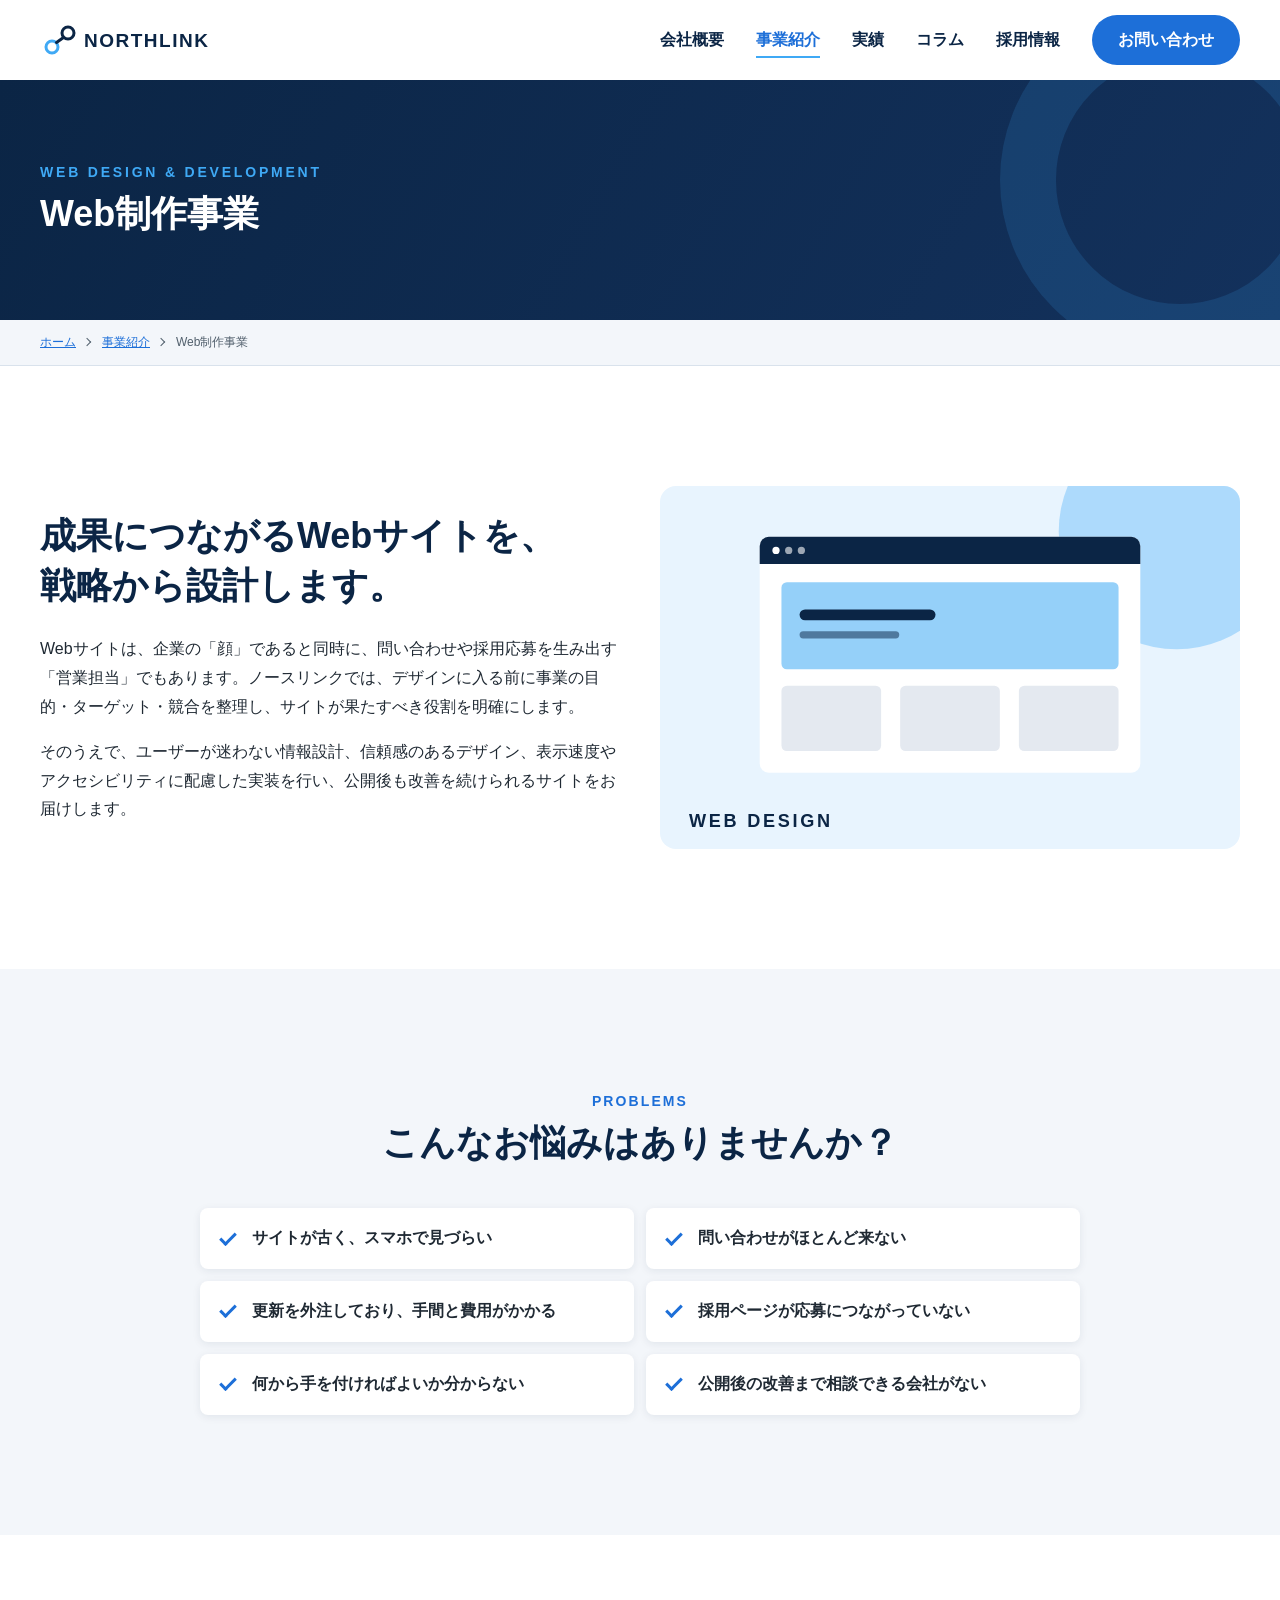
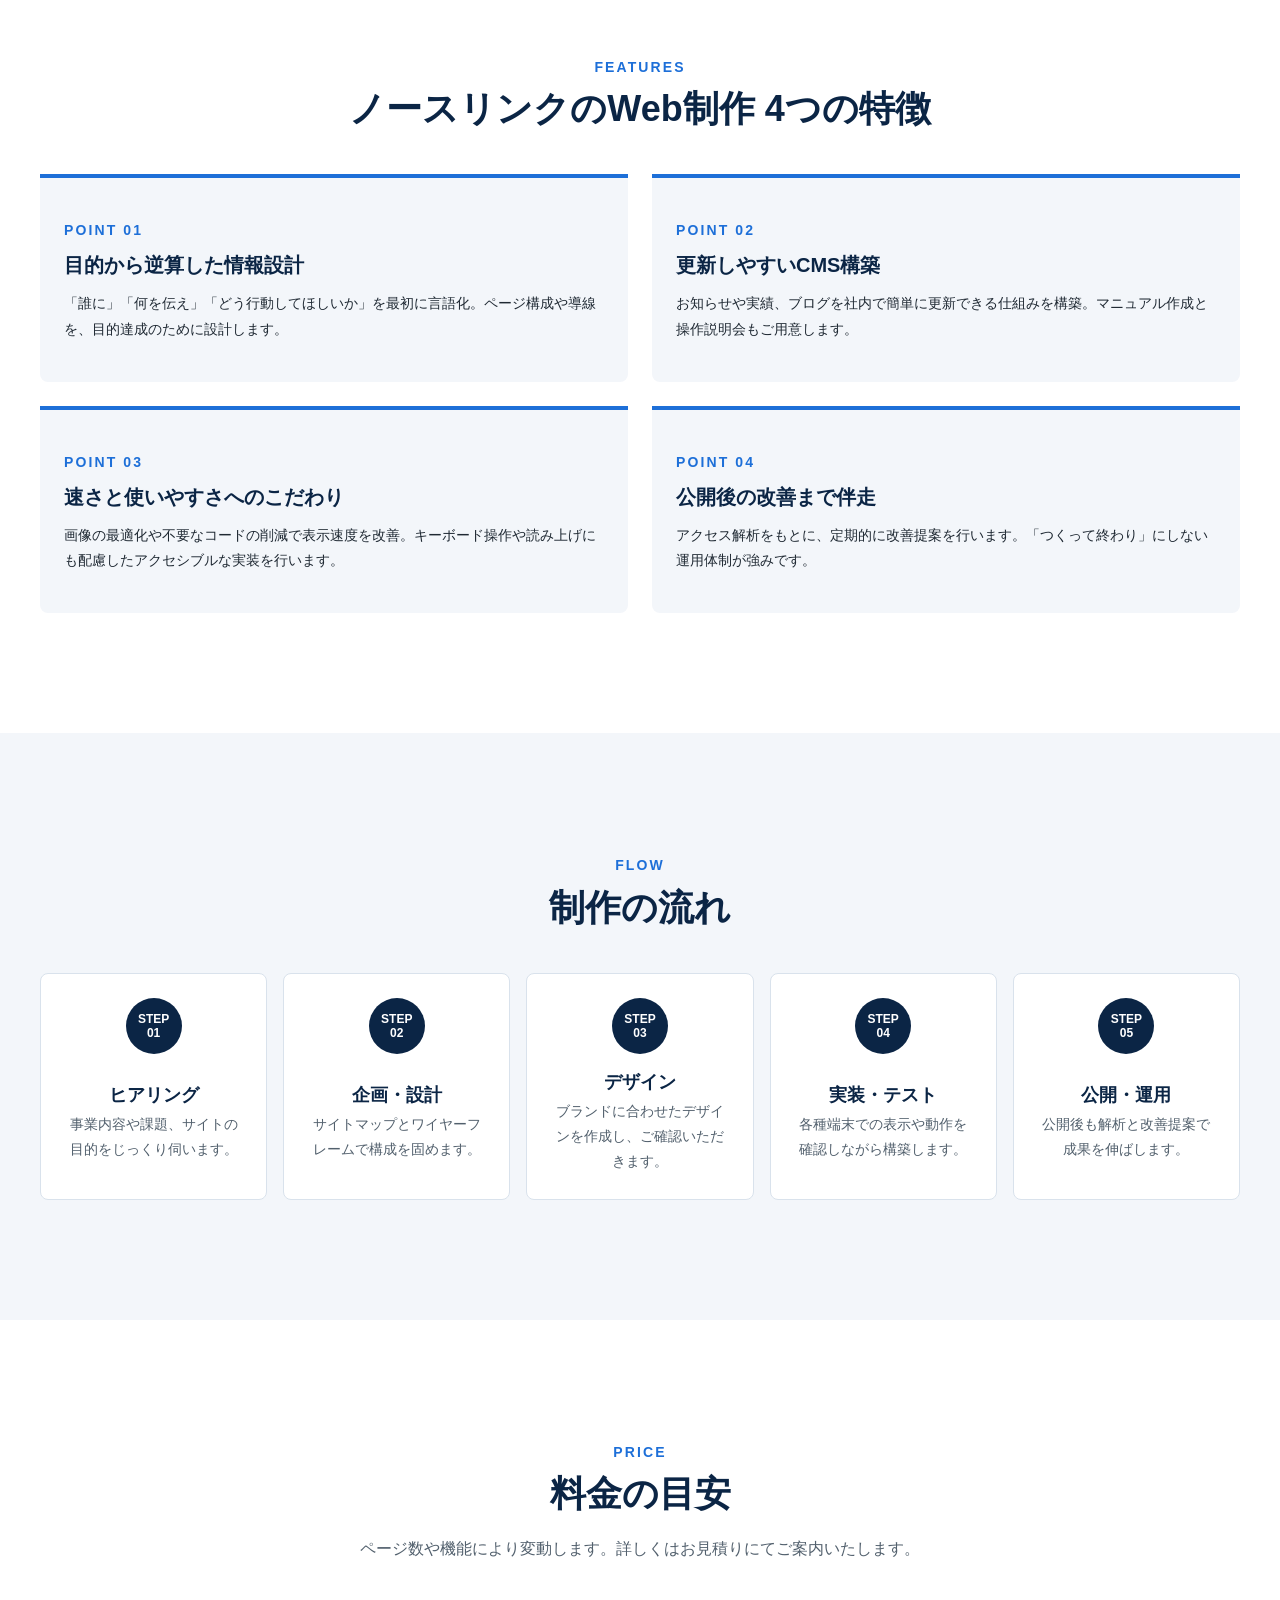
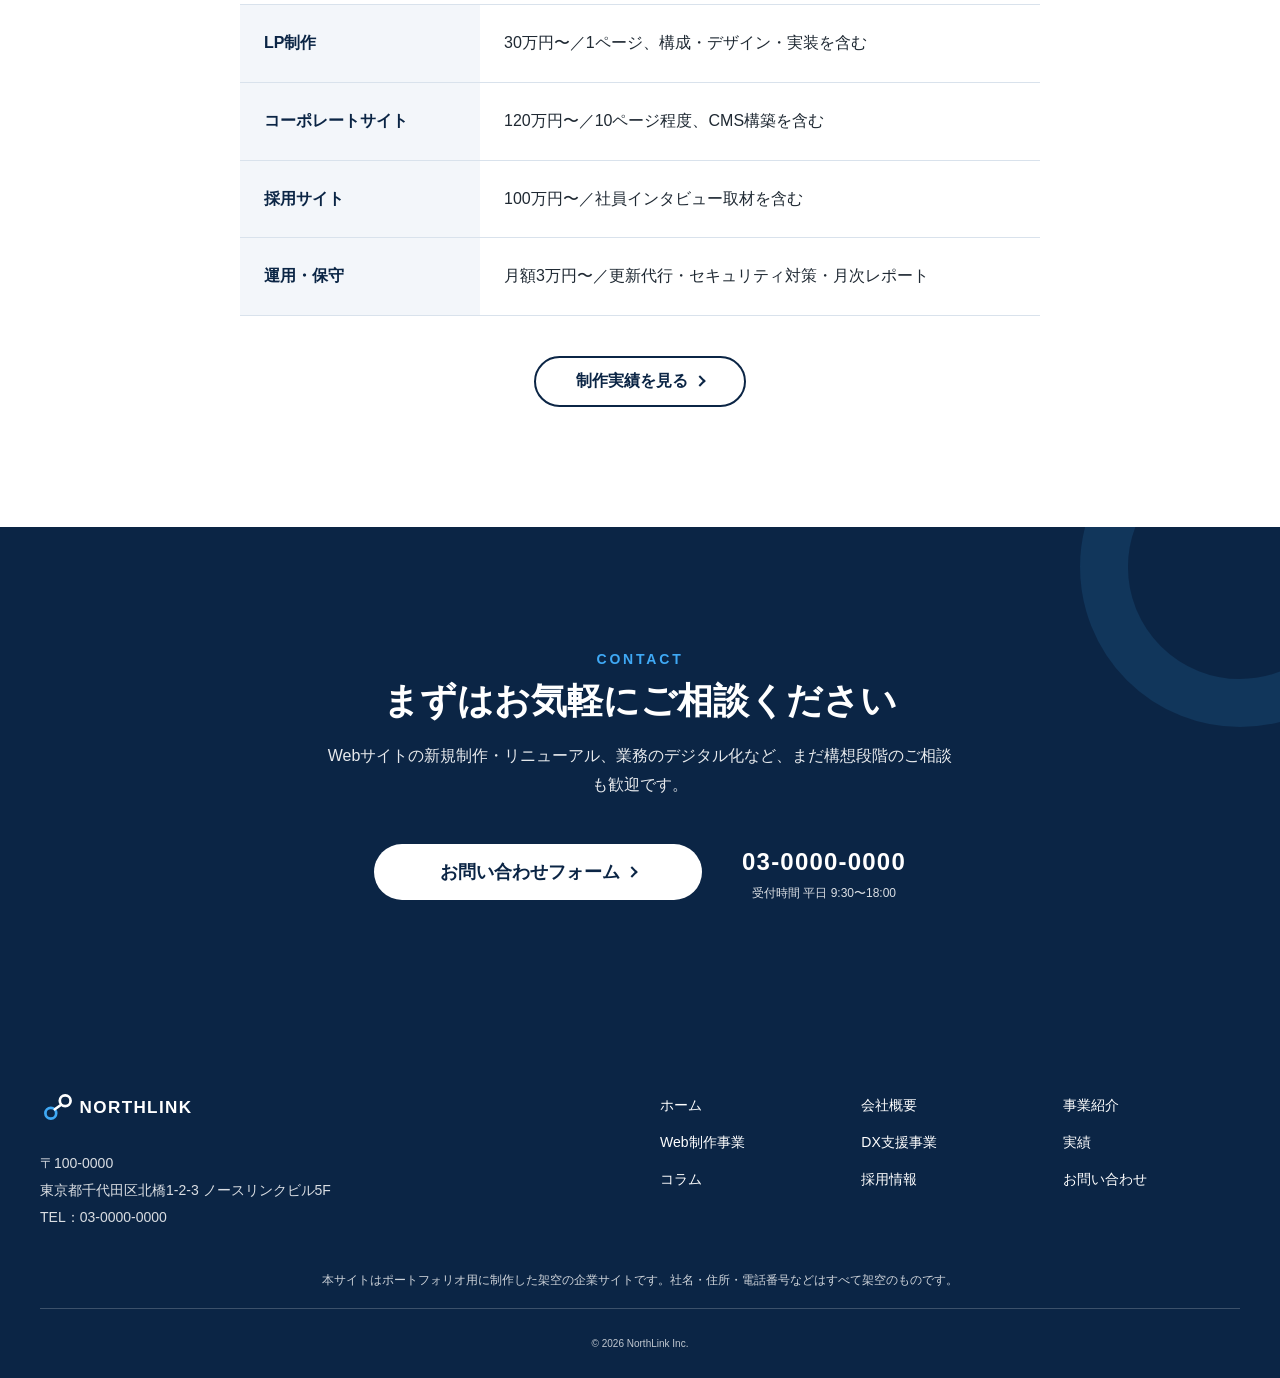
<file: service-web.html>
<!DOCTYPE html>
<html lang="ja">
<head>
  <meta charset="UTF-8">
  <meta name="viewport" content="width=device-width, initial-scale=1">
  <title>Web制作事業｜株式会社ノースリンク</title>
  <meta name="description" content="コーポレートサイト・採用サイト・LPの制作なら株式会社ノースリンクへ。目的整理と情報設計から始め、更新しやすいCMS構築、公開後の改善まで一貫して対応します。制作の流れと料金の目安もご紹介。">
  <meta name="robots" content="noindex">
  <link rel="canonical" href="https://neco3-beep.github.io/northlink-corporate/service-web.html">

  <!-- OGP -->
  <meta property="og:type" content="article">
  <meta property="og:site_name" content="株式会社ノースリンク">
  <meta property="og:title" content="Web制作事業｜株式会社ノースリンク">
  <meta property="og:description" content="目的整理と情報設計から始める、成果につながるWebサイト制作。制作の流れと料金の目安をご紹介します。">
  <meta property="og:url" content="https://neco3-beep.github.io/northlink-corporate/service-web.html">
  <meta property="og:image" content="https://neco3-beep.github.io/northlink-corporate/images/ogp.png">
  <meta property="og:image:width" content="1200">
  <meta property="og:image:height" content="630">
  <meta property="og:locale" content="ja_JP">
  <meta name="twitter:card" content="summary_large_image">

  <link rel="icon" href="images/favicon.svg" type="image/svg+xml">
  <link rel="stylesheet" href="css/style.css">
  <script src="js/main.js" defer></script>

  <!-- 構造化データ（パンくずリスト） -->
  <script type="application/ld+json">
  {
    "@context": "https://schema.org",
    "@type": "BreadcrumbList",
    "itemListElement": [
      { "@type": "ListItem", "position": 1, "name": "ホーム", "item": "https://neco3-beep.github.io/northlink-corporate/" },
      { "@type": "ListItem", "position": 2, "name": "事業紹介", "item": "https://neco3-beep.github.io/northlink-corporate/service.html" },
      { "@type": "ListItem", "position": 3, "name": "Web制作事業", "item": "https://neco3-beep.github.io/northlink-corporate/service-web.html" }
    ]
  }
  </script>
</head>
<body>
  <a class="skip-link" href="#main">本文へスキップ</a>

  <!-- ===================== ヘッダー（全ページ共通） ===================== -->
  <header class="header">
    <div class="header__inner container">
      <p class="header__logo">
        <a class="header__logo-link" href="index.html">
          <img class="header__logo-img" src="images/logo.svg" alt="株式会社ノースリンク" width="200" height="40">
        </a>
      </p>
      <button class="header__toggle" type="button" aria-label="メニュー" aria-expanded="false" aria-controls="global-nav">
        <span class="header__toggle-bar"></span>
        <span class="header__toggle-bar"></span>
        <span class="header__toggle-bar"></span>
      </button>
      <nav class="header__nav" id="global-nav" aria-label="グローバルナビゲーション">
        <ul class="gnav">
          <li class="gnav__item"><a class="gnav__link" href="about.html">会社概要</a></li>
          <li class="gnav__item"><a class="gnav__link gnav__link--current" href="service.html">事業紹介</a></li>
          <li class="gnav__item"><a class="gnav__link" href="works.html">実績</a></li>
          <li class="gnav__item"><a class="gnav__link" href="column.html">コラム</a></li>
          <li class="gnav__item"><a class="gnav__link" href="recruit.html">採用情報</a></li>
          <li class="gnav__item gnav__item--cta"><a class="btn btn--primary gnav__btn" href="contact.html">お問い合わせ</a></li>
        </ul>
      </nav>
    </div>
  </header>

  <main id="main">
    <!-- ===================== 下層共通①：ページタイトル帯 ===================== -->
    <header class="page-header">
      <div class="page-header__inner container">
        <p class="page-header__en" aria-hidden="true">WEB DESIGN &amp; DEVELOPMENT</p>
        <h1 class="page-header__title">Web制作事業</h1>
      </div>
    </header>

    <!-- ===================== 下層共通②：パンくずリスト ===================== -->
    <nav class="breadcrumb" aria-label="パンくずリスト">
      <ol class="breadcrumb__list container">
        <li class="breadcrumb__item"><a class="breadcrumb__link" href="index.html">ホーム</a></li>
        <li class="breadcrumb__item"><a class="breadcrumb__link" href="service.html">事業紹介</a></li>
        <li class="breadcrumb__item" aria-current="page">Web制作事業</li>
      </ol>
    </nav>

    <!-- ===================== 下層共通③：本文エリア ===================== -->
    <div class="page-body">

      <!-- 導入 -->
      <section class="section" aria-labelledby="intro-title">
        <div class="container">
          <div class="detail-intro">
            <div class="detail-intro__body">
              <h2 class="detail-intro__title" id="intro-title">成果につながるWebサイトを、戦略から設計します。</h2>
              <div class="detail-intro__text text-block">
                <p>Webサイトは、企業の「顔」であると同時に、問い合わせや採用応募を生み出す「営業担当」でもあります。ノースリンクでは、デザインに入る前に事業の目的・ターゲット・競合を整理し、サイトが果たすべき役割を明確にします。</p>
                <p>そのうえで、ユーザーが迷わない情報設計、信頼感のあるデザイン、表示速度やアクセシビリティに配慮した実装を行い、公開後も改善を続けられるサイトをお届けします。</p>
              </div>
            </div>
            <img class="detail-intro__img" src="images/service-web.svg" alt="Webサイトのデザイン画面のイメージ（ダミー）" width="640" height="400">
          </div>
        </div>
      </section>

      <!-- お悩み -->
      <section class="section section--soft" aria-labelledby="problem-title">
        <div class="container">
          <div class="section__head">
            <p class="section__en" aria-hidden="true">PROBLEMS</p>
            <h2 class="section__title" id="problem-title">こんなお悩みはありませんか？</h2>
          </div>
          <ul class="problem-list">
            <li class="problem-list__item">サイトが古く、スマホで見づらい</li>
            <li class="problem-list__item">問い合わせがほとんど来ない</li>
            <li class="problem-list__item">更新を外注しており、手間と費用がかかる</li>
            <li class="problem-list__item">採用ページが応募につながっていない</li>
            <li class="problem-list__item">何から手を付ければよいか分からない</li>
            <li class="problem-list__item">公開後の改善まで相談できる会社がない</li>
          </ul>
        </div>
      </section>

      <!-- 特徴 -->
      <section class="section" aria-labelledby="feature-title">
        <div class="container">
          <div class="section__head">
            <p class="section__en" aria-hidden="true">FEATURES</p>
            <h2 class="section__title" id="feature-title">ノースリンクのWeb制作 4つの特徴</h2>
          </div>
          <div class="feature-list">
            <article class="feature-card">
              <p class="feature-card__num" aria-hidden="true">POINT 01</p>
              <h3 class="feature-card__title">目的から逆算した情報設計</h3>
              <p class="feature-card__text">「誰に」「何を伝え」「どう行動してほしいか」を最初に言語化。ページ構成や導線を、目的達成のために設計します。</p>
            </article>
            <article class="feature-card">
              <p class="feature-card__num" aria-hidden="true">POINT 02</p>
              <h3 class="feature-card__title">更新しやすいCMS構築</h3>
              <p class="feature-card__text">お知らせや実績、ブログを社内で簡単に更新できる仕組みを構築。マニュアル作成と操作説明会もご用意します。</p>
            </article>
            <article class="feature-card">
              <p class="feature-card__num" aria-hidden="true">POINT 03</p>
              <h3 class="feature-card__title">速さと使いやすさへのこだわり</h3>
              <p class="feature-card__text">画像の最適化や不要なコードの削減で表示速度を改善。キーボード操作や読み上げにも配慮したアクセシブルな実装を行います。</p>
            </article>
            <article class="feature-card">
              <p class="feature-card__num" aria-hidden="true">POINT 04</p>
              <h3 class="feature-card__title">公開後の改善まで伴走</h3>
              <p class="feature-card__text">アクセス解析をもとに、定期的に改善提案を行います。「つくって終わり」にしない運用体制が強みです。</p>
            </article>
          </div>
        </div>
      </section>

      <!-- 制作の流れ -->
      <section class="section section--soft" aria-labelledby="flow-title">
        <div class="container">
          <div class="section__head">
            <p class="section__en" aria-hidden="true">FLOW</p>
            <h2 class="section__title" id="flow-title">制作の流れ</h2>
          </div>
          <ol class="flow">
            <li class="flow__item">
              <span class="flow__step">STEP<br>01</span>
              <div>
                <h3 class="flow__title">ヒアリング</h3>
                <p class="flow__text">事業内容や課題、サイトの目的をじっくり伺います。</p>
              </div>
            </li>
            <li class="flow__item">
              <span class="flow__step">STEP<br>02</span>
              <div>
                <h3 class="flow__title">企画・設計</h3>
                <p class="flow__text">サイトマップとワイヤーフレームで構成を固めます。</p>
              </div>
            </li>
            <li class="flow__item">
              <span class="flow__step">STEP<br>03</span>
              <div>
                <h3 class="flow__title">デザイン</h3>
                <p class="flow__text">ブランドに合わせたデザインを作成し、ご確認いただきます。</p>
              </div>
            </li>
            <li class="flow__item">
              <span class="flow__step">STEP<br>04</span>
              <div>
                <h3 class="flow__title">実装・テスト</h3>
                <p class="flow__text">各種端末での表示や動作を確認しながら構築します。</p>
              </div>
            </li>
            <li class="flow__item">
              <span class="flow__step">STEP<br>05</span>
              <div>
                <h3 class="flow__title">公開・運用</h3>
                <p class="flow__text">公開後も解析と改善提案で成果を伸ばします。</p>
              </div>
            </li>
          </ol>
        </div>
      </section>

      <!-- 料金の目安 -->
      <section class="section" aria-labelledby="price-title">
        <div class="container container--narrow">
          <div class="section__head">
            <p class="section__en" aria-hidden="true">PRICE</p>
            <h2 class="section__title" id="price-title">料金の目安</h2>
            <p class="section__lead">ページ数や機能により変動します。詳しくはお見積りにてご案内いたします。</p>
          </div>
          <table class="info-table">
            <caption class="visually-hidden">Web制作の料金の目安</caption>
            <tbody>
              <tr>
                <th class="info-table__head" scope="row">LP制作</th>
                <td class="info-table__data">30万円〜／1ページ、構成・デザイン・実装を含む</td>
              </tr>
              <tr>
                <th class="info-table__head" scope="row">コーポレートサイト</th>
                <td class="info-table__data">120万円〜／10ページ程度、CMS構築を含む</td>
              </tr>
              <tr>
                <th class="info-table__head" scope="row">採用サイト</th>
                <td class="info-table__data">100万円〜／社員インタビュー取材を含む</td>
              </tr>
              <tr>
                <th class="info-table__head" scope="row">運用・保守</th>
                <td class="info-table__data">月額3万円〜／更新代行・セキュリティ対策・月次レポート</td>
              </tr>
            </tbody>
          </table>
          <p class="section__more"><a class="btn btn--outline btn--arrow" href="works.html">制作実績を見る</a></p>
        </div>
      </section>

    </div>

    <!-- ===================== お問い合わせ導線（全ページ共通） ===================== -->
    <section class="cta" aria-labelledby="cta-title">
      <div class="cta__inner container">
        <p class="cta__en" aria-hidden="true">CONTACT</p>
        <h2 class="cta__title" id="cta-title">まずはお気軽にご相談ください</h2>
        <p class="cta__text">Webサイトの新規制作・リニューアル、業務のデジタル化など、まだ構想段階のご相談も歓迎です。</p>
        <div class="cta__actions">
          <a class="btn btn--white btn--lg btn--arrow" href="contact.html">お問い合わせフォーム</a>
          <a class="cta__tel" href="tel:0300000000">
            <span class="cta__tel-number">03-0000-0000</span>
            <span class="cta__tel-note">受付時間 平日 9:30〜18:00</span>
          </a>
        </div>
      </div>
    </section>
  </main>

  <!-- ===================== フッター（全ページ共通） ===================== -->
  <footer class="footer">
    <div class="footer__inner container">
      <div class="footer__info">
        <a class="footer__logo" href="index.html">
          <img class="footer__logo-img" src="images/logo-white.svg" alt="株式会社ノースリンク" width="200" height="40">
        </a>
        <address class="footer__address">
          〒100-0000<br>
          東京都千代田区北橋1-2-3 ノースリンクビル5F<br>
          TEL：03-0000-0000
        </address>
      </div>
      <nav class="footer__nav" aria-label="フッターナビゲーション">
        <ul class="footer__nav-list">
          <li><a class="footer__nav-link" href="index.html">ホーム</a></li>
          <li><a class="footer__nav-link" href="about.html">会社概要</a></li>
          <li><a class="footer__nav-link" href="service.html">事業紹介</a></li>
          <li><a class="footer__nav-link" href="service-web.html">Web制作事業</a></li>
          <li><a class="footer__nav-link" href="service-dx.html">DX支援事業</a></li>
          <li><a class="footer__nav-link" href="works.html">実績</a></li>
          <li><a class="footer__nav-link" href="column.html">コラム</a></li>
          <li><a class="footer__nav-link" href="recruit.html">採用情報</a></li>
          <li><a class="footer__nav-link" href="contact.html">お問い合わせ</a></li>
        </ul>
      </nav>
    </div>
    <div class="footer__bottom container">
      <p class="footer__note">本サイトはポートフォリオ用に制作した架空の企業サイトです。社名・住所・電話番号などはすべて架空のものです。</p>
      <p class="footer__copy"><small>&copy; 2026 NorthLink Inc.</small></p>
    </div>
  </footer>
</body>
</html>
</file>
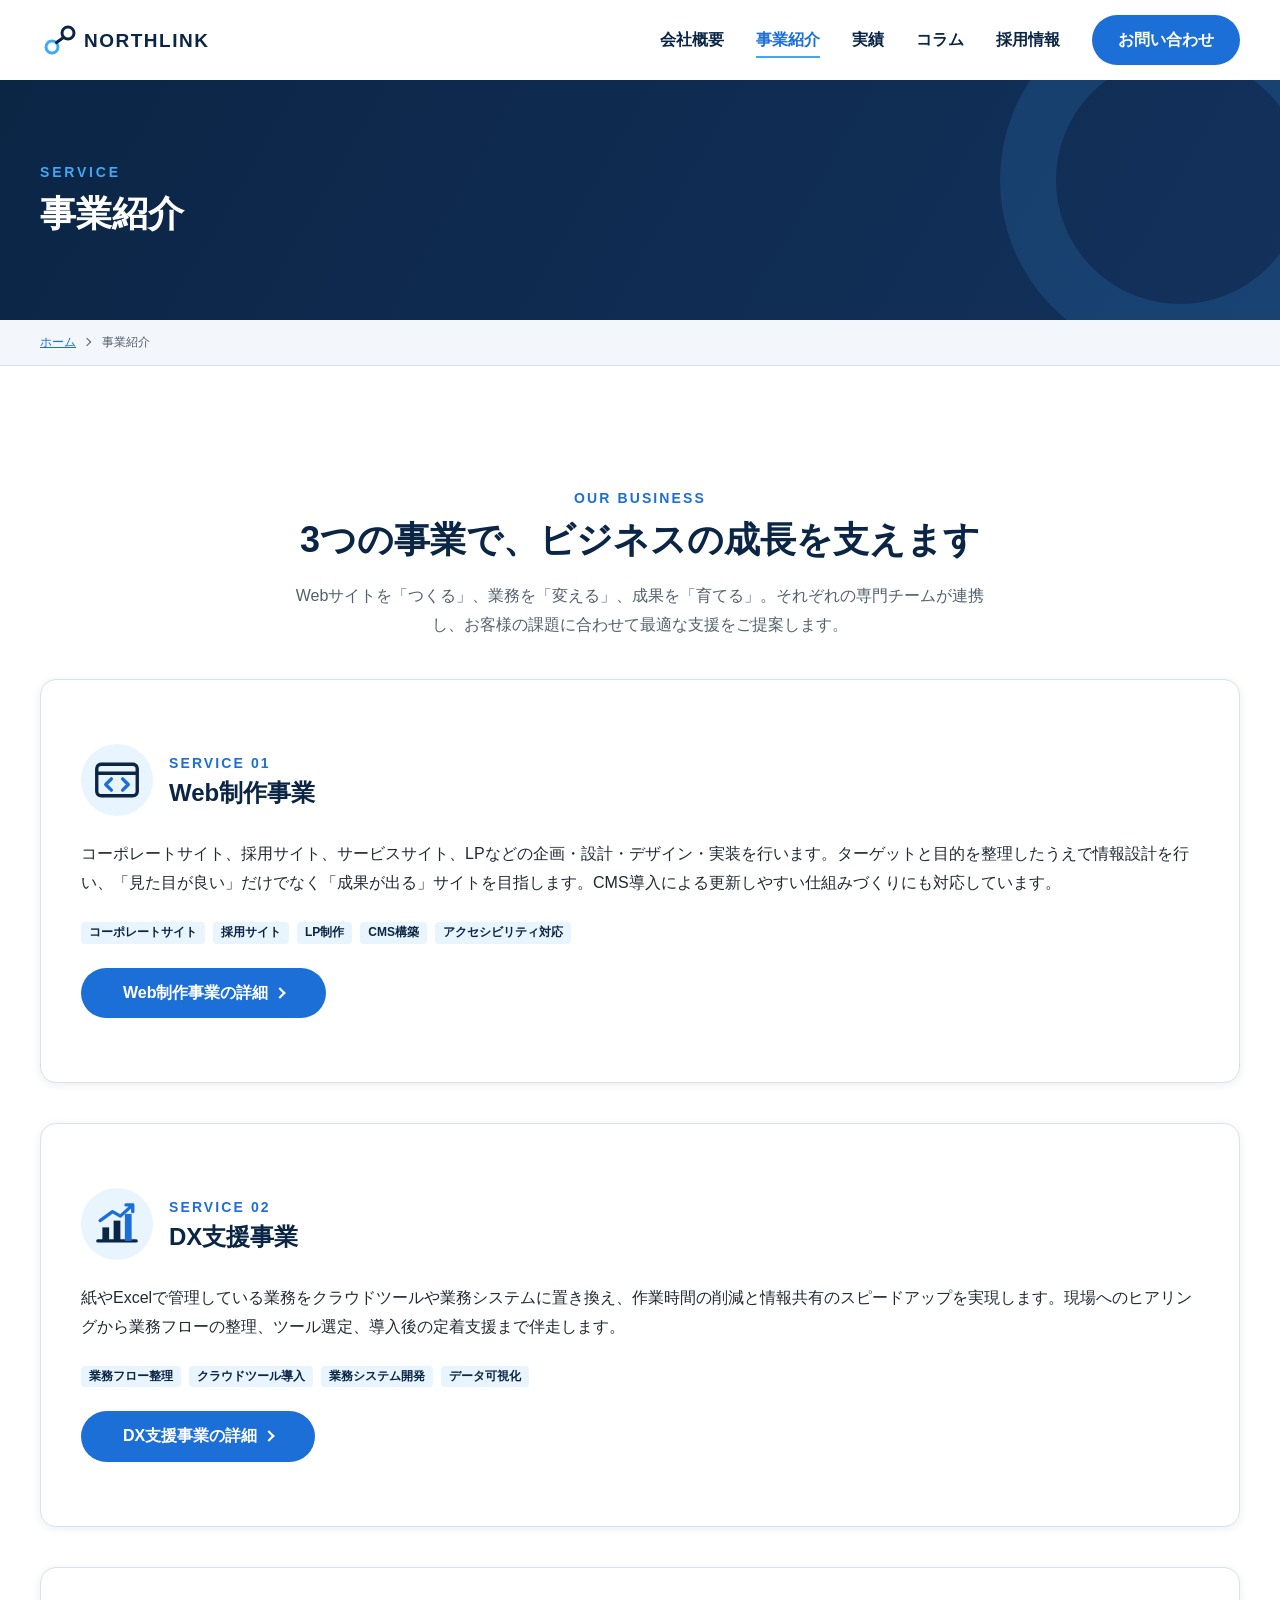
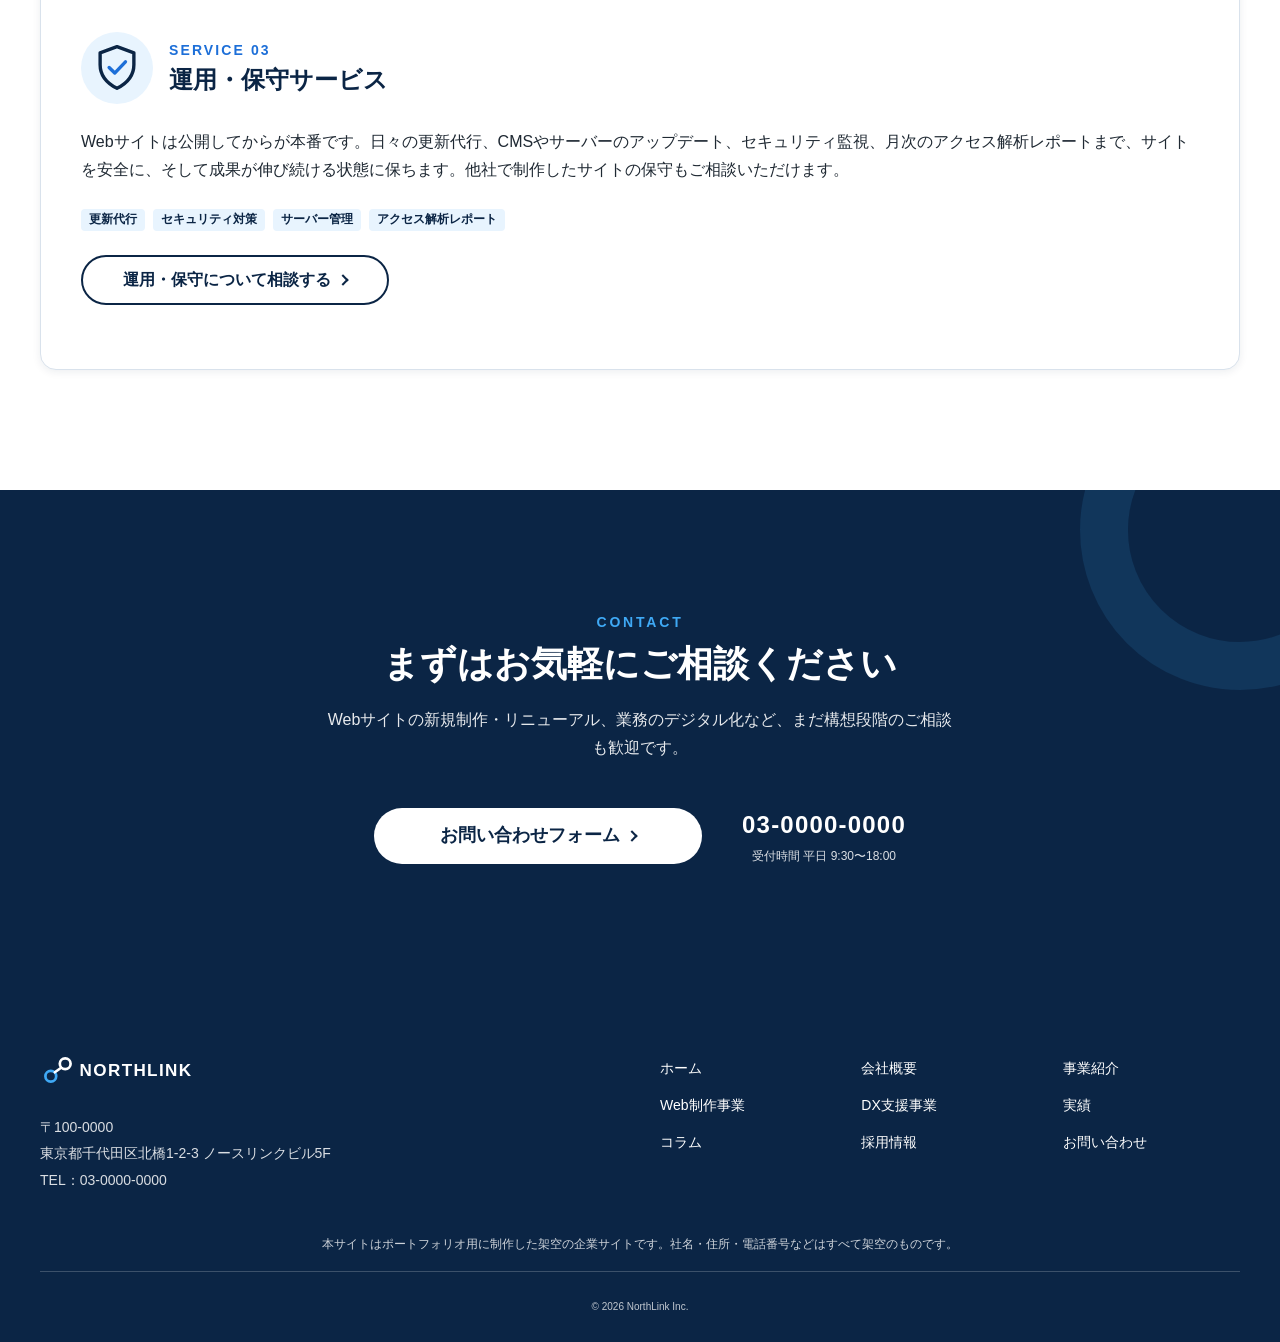
<file: service.html>
<!DOCTYPE html>
<html lang="ja">
<head>
  <meta charset="UTF-8">
  <meta name="viewport" content="width=device-width, initial-scale=1">
  <title>事業紹介｜株式会社ノースリンク</title>
  <meta name="description" content="ノースリンクの3つの事業（Web制作事業・DX支援事業・運用・保守サービス）をご紹介します。企画から制作、業務改善、公開後の運用まで一貫して対応します。">
  <meta name="robots" content="noindex">
  <link rel="canonical" href="https://neco3-beep.github.io/northlink-corporate/service.html">

  <!-- OGP -->
  <meta property="og:type" content="article">
  <meta property="og:site_name" content="株式会社ノースリンク">
  <meta property="og:title" content="事業紹介｜株式会社ノースリンク">
  <meta property="og:description" content="Web制作事業・DX支援事業・運用・保守サービスの3つの事業をご紹介します。">
  <meta property="og:url" content="https://neco3-beep.github.io/northlink-corporate/service.html">
  <meta property="og:image" content="https://neco3-beep.github.io/northlink-corporate/images/ogp.png">
  <meta property="og:image:width" content="1200">
  <meta property="og:image:height" content="630">
  <meta property="og:locale" content="ja_JP">
  <meta name="twitter:card" content="summary_large_image">

  <link rel="icon" href="images/favicon.svg" type="image/svg+xml">
  <link rel="stylesheet" href="css/style.css">
  <script src="js/main.js" defer></script>

  <!-- 構造化データ（パンくずリスト） -->
  <script type="application/ld+json">
  {
    "@context": "https://schema.org",
    "@type": "BreadcrumbList",
    "itemListElement": [
      { "@type": "ListItem", "position": 1, "name": "ホーム", "item": "https://neco3-beep.github.io/northlink-corporate/" },
      { "@type": "ListItem", "position": 2, "name": "事業紹介", "item": "https://neco3-beep.github.io/northlink-corporate/service.html" }
    ]
  }
  </script>
</head>
<body>
  <a class="skip-link" href="#main">本文へスキップ</a>

  <!-- ===================== ヘッダー（全ページ共通） ===================== -->
  <header class="header">
    <div class="header__inner container">
      <p class="header__logo">
        <a class="header__logo-link" href="index.html">
          <img class="header__logo-img" src="images/logo.svg" alt="株式会社ノースリンク" width="200" height="40">
        </a>
      </p>
      <button class="header__toggle" type="button" aria-label="メニュー" aria-expanded="false" aria-controls="global-nav">
        <span class="header__toggle-bar"></span>
        <span class="header__toggle-bar"></span>
        <span class="header__toggle-bar"></span>
      </button>
      <nav class="header__nav" id="global-nav" aria-label="グローバルナビゲーション">
        <ul class="gnav">
          <li class="gnav__item"><a class="gnav__link" href="about.html">会社概要</a></li>
          <li class="gnav__item"><a class="gnav__link gnav__link--current" href="service.html" aria-current="page">事業紹介</a></li>
          <li class="gnav__item"><a class="gnav__link" href="works.html">実績</a></li>
          <li class="gnav__item"><a class="gnav__link" href="column.html">コラム</a></li>
          <li class="gnav__item"><a class="gnav__link" href="recruit.html">採用情報</a></li>
          <li class="gnav__item gnav__item--cta"><a class="btn btn--primary gnav__btn" href="contact.html">お問い合わせ</a></li>
        </ul>
      </nav>
    </div>
  </header>

  <main id="main">
    <!-- ===================== 下層共通①：ページタイトル帯 ===================== -->
    <header class="page-header">
      <div class="page-header__inner container">
        <p class="page-header__en" aria-hidden="true">SERVICE</p>
        <h1 class="page-header__title">事業紹介</h1>
      </div>
    </header>

    <!-- ===================== 下層共通②：パンくずリスト ===================== -->
    <nav class="breadcrumb" aria-label="パンくずリスト">
      <ol class="breadcrumb__list container">
        <li class="breadcrumb__item"><a class="breadcrumb__link" href="index.html">ホーム</a></li>
        <li class="breadcrumb__item" aria-current="page">事業紹介</li>
      </ol>
    </nav>

    <!-- ===================== 下層共通③：本文エリア ===================== -->
    <div class="page-body">
      <section class="section" aria-labelledby="service-list-title">
        <div class="container">
          <div class="section__head">
            <p class="section__en" aria-hidden="true">OUR BUSINESS</p>
            <h2 class="section__title" id="service-list-title">3つの事業で、ビジネスの成長を支えます</h2>
            <p class="section__lead">Webサイトを「つくる」、業務を「変える」、成果を「育てる」。それぞれの専門チームが連携し、お客様の課題に合わせて最適な支援をご提案します。</p>
          </div>

          <article class="service-item" id="web">
            <div class="service-item__head">
              <img class="service-item__icon" src="images/icon-web.svg" alt="" width="64" height="64">
              <div>
                <p class="service-item__num" aria-hidden="true">SERVICE 01</p>
                <h3 class="service-item__title">Web制作事業</h3>
              </div>
            </div>
            <p class="service-item__text">コーポレートサイト、採用サイト、サービスサイト、LPなどの企画・設計・デザイン・実装を行います。ターゲットと目的を整理したうえで情報設計を行い、「見た目が良い」だけでなく「成果が出る」サイトを目指します。CMS導入による更新しやすい仕組みづくりにも対応しています。</p>
            <ul class="service-item__points" aria-label="主な対応領域">
              <li class="tag">コーポレートサイト</li>
              <li class="tag">採用サイト</li>
              <li class="tag">LP制作</li>
              <li class="tag">CMS構築</li>
              <li class="tag">アクセシビリティ対応</li>
            </ul>
            <p class="service-item__action"><a class="btn btn--primary btn--arrow" href="service-web.html">Web制作事業の詳細</a></p>
          </article>

          <article class="service-item" id="dx">
            <div class="service-item__head">
              <img class="service-item__icon" src="images/icon-dx.svg" alt="" width="64" height="64">
              <div>
                <p class="service-item__num" aria-hidden="true">SERVICE 02</p>
                <h3 class="service-item__title">DX支援事業</h3>
              </div>
            </div>
            <p class="service-item__text">紙やExcelで管理している業務をクラウドツールや業務システムに置き換え、作業時間の削減と情報共有のスピードアップを実現します。現場へのヒアリングから業務フローの整理、ツール選定、導入後の定着支援まで伴走します。</p>
            <ul class="service-item__points" aria-label="主な対応領域">
              <li class="tag">業務フロー整理</li>
              <li class="tag">クラウドツール導入</li>
              <li class="tag">業務システム開発</li>
              <li class="tag">データ可視化</li>
            </ul>
            <p class="service-item__action"><a class="btn btn--primary btn--arrow" href="service-dx.html">DX支援事業の詳細</a></p>
          </article>

          <article class="service-item" id="support">
            <div class="service-item__head">
              <img class="service-item__icon" src="images/icon-support.svg" alt="" width="64" height="64">
              <div>
                <p class="service-item__num" aria-hidden="true">SERVICE 03</p>
                <h3 class="service-item__title">運用・保守サービス</h3>
              </div>
            </div>
            <p class="service-item__text">Webサイトは公開してからが本番です。日々の更新代行、CMSやサーバーのアップデート、セキュリティ監視、月次のアクセス解析レポートまで、サイトを安全に、そして成果が伸び続ける状態に保ちます。他社で制作したサイトの保守もご相談いただけます。</p>
            <ul class="service-item__points" aria-label="主な対応領域">
              <li class="tag">更新代行</li>
              <li class="tag">セキュリティ対策</li>
              <li class="tag">サーバー管理</li>
              <li class="tag">アクセス解析レポート</li>
            </ul>
            <p class="service-item__action"><a class="btn btn--outline btn--arrow" href="contact.html">運用・保守について相談する</a></p>
          </article>
        </div>
      </section>
    </div>

    <!-- ===================== お問い合わせ導線（全ページ共通） ===================== -->
    <section class="cta" aria-labelledby="cta-title">
      <div class="cta__inner container">
        <p class="cta__en" aria-hidden="true">CONTACT</p>
        <h2 class="cta__title" id="cta-title">まずはお気軽にご相談ください</h2>
        <p class="cta__text">Webサイトの新規制作・リニューアル、業務のデジタル化など、まだ構想段階のご相談も歓迎です。</p>
        <div class="cta__actions">
          <a class="btn btn--white btn--lg btn--arrow" href="contact.html">お問い合わせフォーム</a>
          <a class="cta__tel" href="tel:0300000000">
            <span class="cta__tel-number">03-0000-0000</span>
            <span class="cta__tel-note">受付時間 平日 9:30〜18:00</span>
          </a>
        </div>
      </div>
    </section>
  </main>

  <!-- ===================== フッター（全ページ共通） ===================== -->
  <footer class="footer">
    <div class="footer__inner container">
      <div class="footer__info">
        <a class="footer__logo" href="index.html">
          <img class="footer__logo-img" src="images/logo-white.svg" alt="株式会社ノースリンク" width="200" height="40">
        </a>
        <address class="footer__address">
          〒100-0000<br>
          東京都千代田区北橋1-2-3 ノースリンクビル5F<br>
          TEL：03-0000-0000
        </address>
      </div>
      <nav class="footer__nav" aria-label="フッターナビゲーション">
        <ul class="footer__nav-list">
          <li><a class="footer__nav-link" href="index.html">ホーム</a></li>
          <li><a class="footer__nav-link" href="about.html">会社概要</a></li>
          <li><a class="footer__nav-link" href="service.html">事業紹介</a></li>
          <li><a class="footer__nav-link" href="service-web.html">Web制作事業</a></li>
          <li><a class="footer__nav-link" href="service-dx.html">DX支援事業</a></li>
          <li><a class="footer__nav-link" href="works.html">実績</a></li>
          <li><a class="footer__nav-link" href="column.html">コラム</a></li>
          <li><a class="footer__nav-link" href="recruit.html">採用情報</a></li>
          <li><a class="footer__nav-link" href="contact.html">お問い合わせ</a></li>
        </ul>
      </nav>
    </div>
    <div class="footer__bottom container">
      <p class="footer__note">本サイトはポートフォリオ用に制作した架空の企業サイトです。社名・住所・電話番号などはすべて架空のものです。</p>
      <p class="footer__copy"><small>&copy; 2026 NorthLink Inc.</small></p>
    </div>
  </footer>
</body>
</html>
</file>
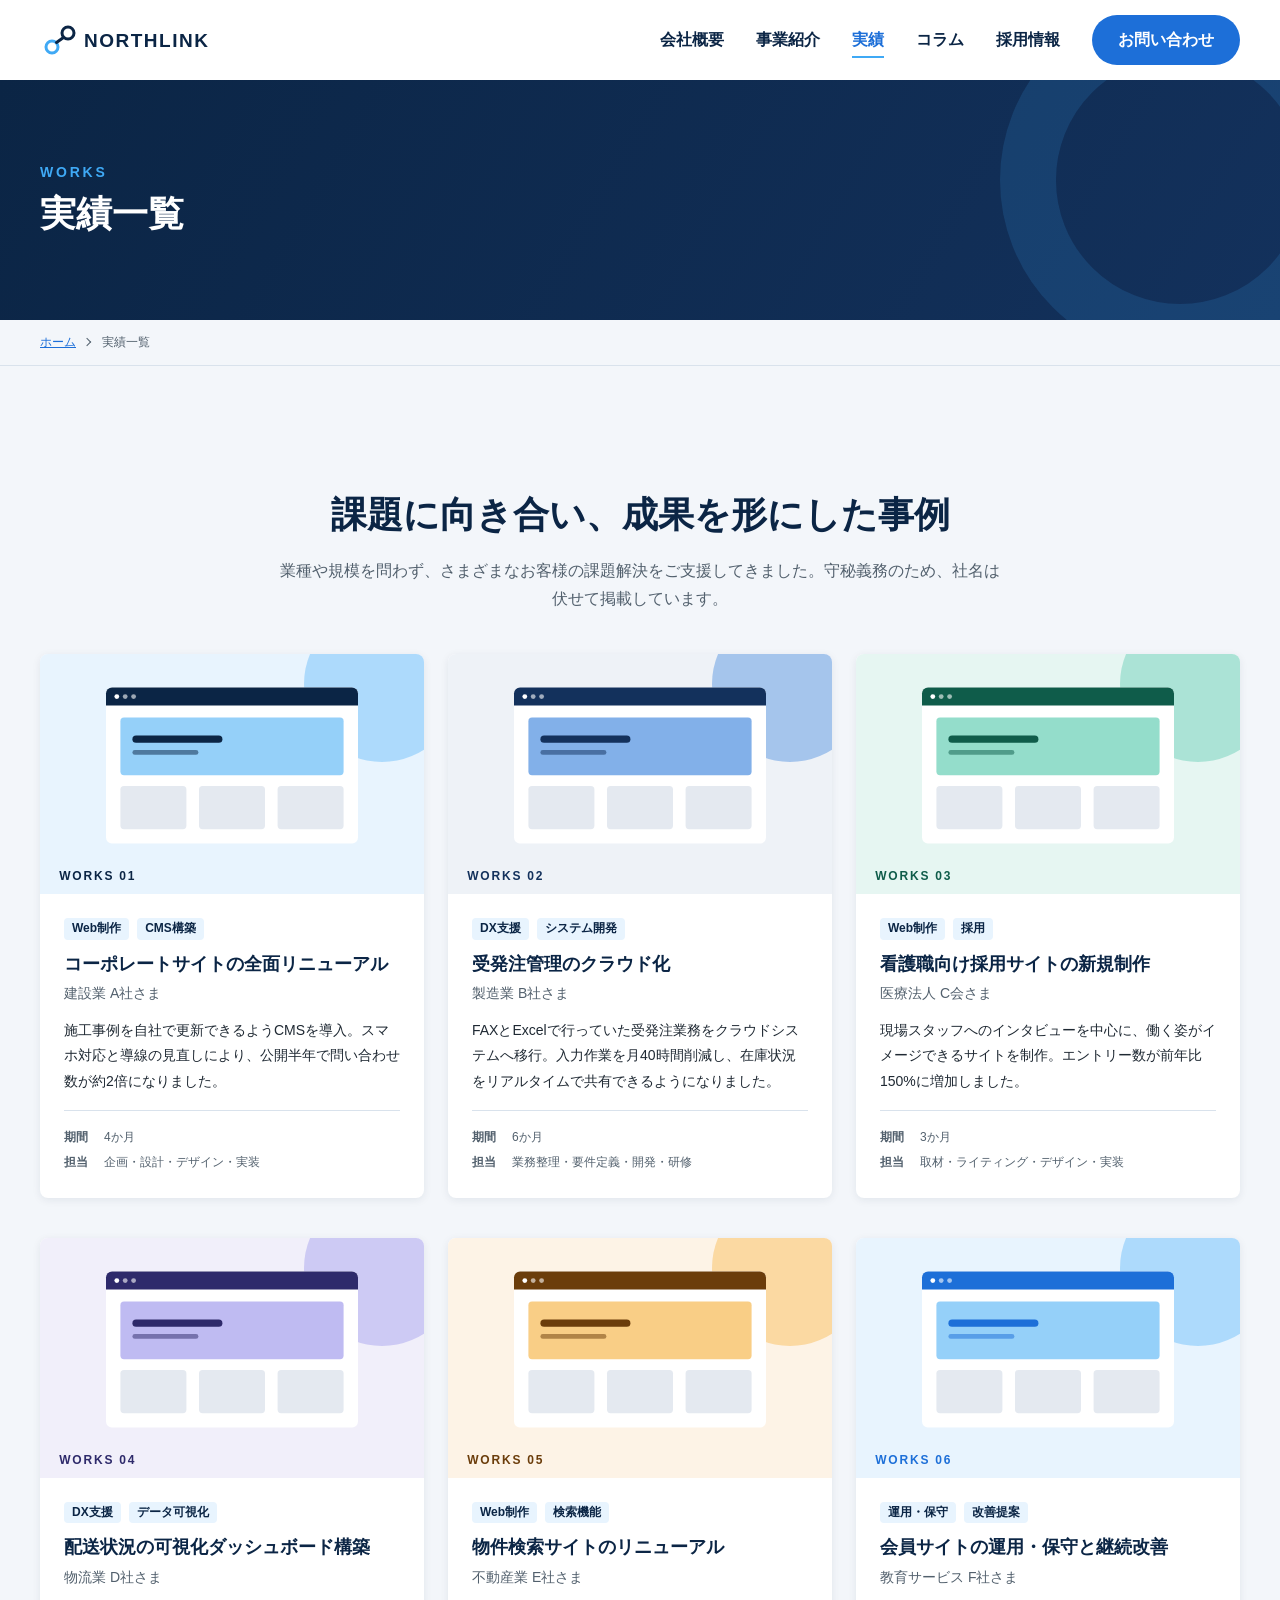
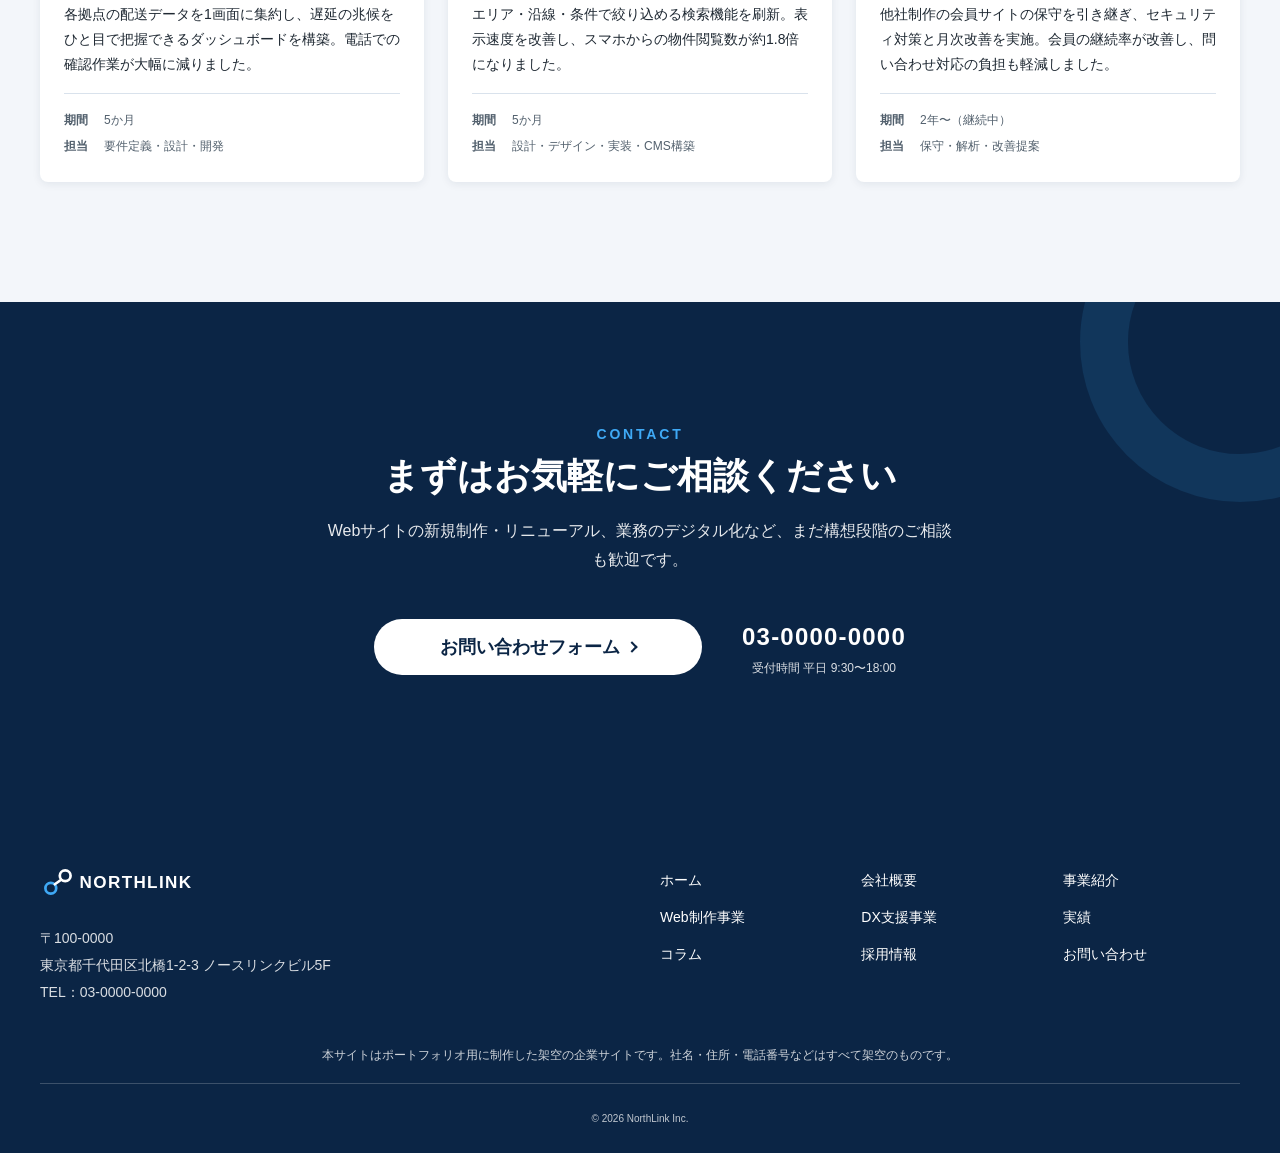
<file: works.html>
<!DOCTYPE html>
<html lang="ja">
<head>
  <meta charset="UTF-8">
  <meta name="viewport" content="width=device-width, initial-scale=1">
  <title>実績一覧｜株式会社ノースリンク</title>
  <meta name="description" content="株式会社ノースリンクの制作・支援実績をご紹介します。建設業のコーポレートサイト、製造業の受発注クラウド化、医療法人の採用サイトなど、業種・課題別の事例を掲載しています。">
  <meta name="robots" content="noindex">
  <link rel="canonical" href="https://neco3-beep.github.io/northlink-corporate/works.html">

  <!-- OGP -->
  <meta property="og:type" content="article">
  <meta property="og:site_name" content="株式会社ノースリンク">
  <meta property="og:title" content="実績一覧｜株式会社ノースリンク">
  <meta property="og:description" content="Web制作・DX支援・運用保守の実績を、業種・課題別にご紹介します。">
  <meta property="og:url" content="https://neco3-beep.github.io/northlink-corporate/works.html">
  <meta property="og:image" content="https://neco3-beep.github.io/northlink-corporate/images/ogp.png">
  <meta property="og:image:width" content="1200">
  <meta property="og:image:height" content="630">
  <meta property="og:locale" content="ja_JP">
  <meta name="twitter:card" content="summary_large_image">

  <link rel="icon" href="images/favicon.svg" type="image/svg+xml">
  <link rel="stylesheet" href="css/style.css">
  <script src="js/main.js" defer></script>

  <!-- 構造化データ（パンくずリスト） -->
  <script type="application/ld+json">
  {
    "@context": "https://schema.org",
    "@type": "BreadcrumbList",
    "itemListElement": [
      { "@type": "ListItem", "position": 1, "name": "ホーム", "item": "https://neco3-beep.github.io/northlink-corporate/" },
      { "@type": "ListItem", "position": 2, "name": "実績一覧", "item": "https://neco3-beep.github.io/northlink-corporate/works.html" }
    ]
  }
  </script>
</head>
<body>
  <a class="skip-link" href="#main">本文へスキップ</a>

  <!-- ===================== ヘッダー（全ページ共通） ===================== -->
  <header class="header">
    <div class="header__inner container">
      <p class="header__logo">
        <a class="header__logo-link" href="index.html">
          <img class="header__logo-img" src="images/logo.svg" alt="株式会社ノースリンク" width="200" height="40">
        </a>
      </p>
      <button class="header__toggle" type="button" aria-label="メニュー" aria-expanded="false" aria-controls="global-nav">
        <span class="header__toggle-bar"></span>
        <span class="header__toggle-bar"></span>
        <span class="header__toggle-bar"></span>
      </button>
      <nav class="header__nav" id="global-nav" aria-label="グローバルナビゲーション">
        <ul class="gnav">
          <li class="gnav__item"><a class="gnav__link" href="about.html">会社概要</a></li>
          <li class="gnav__item"><a class="gnav__link" href="service.html">事業紹介</a></li>
          <li class="gnav__item"><a class="gnav__link gnav__link--current" href="works.html" aria-current="page">実績</a></li>
          <li class="gnav__item"><a class="gnav__link" href="column.html">コラム</a></li>
          <li class="gnav__item"><a class="gnav__link" href="recruit.html">採用情報</a></li>
          <li class="gnav__item gnav__item--cta"><a class="btn btn--primary gnav__btn" href="contact.html">お問い合わせ</a></li>
        </ul>
      </nav>
    </div>
  </header>

  <main id="main">
    <!-- ===================== 下層共通①：ページタイトル帯 ===================== -->
    <header class="page-header">
      <div class="page-header__inner container">
        <p class="page-header__en" aria-hidden="true">WORKS</p>
        <h1 class="page-header__title">実績一覧</h1>
      </div>
    </header>

    <!-- ===================== 下層共通②：パンくずリスト ===================== -->
    <nav class="breadcrumb" aria-label="パンくずリスト">
      <ol class="breadcrumb__list container">
        <li class="breadcrumb__item"><a class="breadcrumb__link" href="index.html">ホーム</a></li>
        <li class="breadcrumb__item" aria-current="page">実績一覧</li>
      </ol>
    </nav>

    <!-- ===================== 下層共通③：本文エリア ===================== -->
    <div class="page-body">
      <section class="section section--soft" aria-labelledby="works-list-title">
        <div class="container">
          <div class="section__head">
            <h2 class="section__title" id="works-list-title">課題に向き合い、成果を形にした事例</h2>
            <p class="section__lead">業種や規模を問わず、さまざまなお客様の課題解決をご支援してきました。守秘義務のため、社名は伏せて掲載しています。</p>
          </div>

          <div class="work-list">
            <article class="work-card">
              <img class="work-card__img" src="images/works-01.svg" alt="建設会社のコーポレートサイトのトップ画面（ダミー）" width="640" height="400" loading="lazy">
              <div class="work-card__body">
                <div class="work-card__tags"><span class="tag">Web制作</span><span class="tag">CMS構築</span></div>
                <h3 class="work-card__title">コーポレートサイトの全面リニューアル</h3>
                <p class="work-card__client">建設業 A社さま</p>
                <p class="work-card__text">施工事例を自社で更新できるようCMSを導入。スマホ対応と導線の見直しにより、公開半年で問い合わせ数が約2倍になりました。</p>
                <dl class="work-card__info">
                  <dt class="work-card__info-term">期間</dt><dd>4か月</dd>
                  <dt class="work-card__info-term">担当</dt><dd>企画・設計・デザイン・実装</dd>
                </dl>
              </div>
            </article>

            <article class="work-card">
              <img class="work-card__img" src="images/works-02.svg" alt="受発注管理システムの画面（ダミー）" width="640" height="400" loading="lazy">
              <div class="work-card__body">
                <div class="work-card__tags"><span class="tag">DX支援</span><span class="tag">システム開発</span></div>
                <h3 class="work-card__title">受発注管理のクラウド化</h3>
                <p class="work-card__client">製造業 B社さま</p>
                <p class="work-card__text">FAXとExcelで行っていた受発注業務をクラウドシステムへ移行。入力作業を月40時間削減し、在庫状況をリアルタイムで共有できるようになりました。</p>
                <dl class="work-card__info">
                  <dt class="work-card__info-term">期間</dt><dd>6か月</dd>
                  <dt class="work-card__info-term">担当</dt><dd>業務整理・要件定義・開発・研修</dd>
                </dl>
              </div>
            </article>

            <article class="work-card">
              <img class="work-card__img" src="images/works-03.svg" alt="医療法人の採用サイトの画面（ダミー）" width="640" height="400" loading="lazy">
              <div class="work-card__body">
                <div class="work-card__tags"><span class="tag">Web制作</span><span class="tag">採用</span></div>
                <h3 class="work-card__title">看護職向け採用サイトの新規制作</h3>
                <p class="work-card__client">医療法人 C会さま</p>
                <p class="work-card__text">現場スタッフへのインタビューを中心に、働く姿がイメージできるサイトを制作。エントリー数が前年比150%に増加しました。</p>
                <dl class="work-card__info">
                  <dt class="work-card__info-term">期間</dt><dd>3か月</dd>
                  <dt class="work-card__info-term">担当</dt><dd>取材・ライティング・デザイン・実装</dd>
                </dl>
              </div>
            </article>

            <article class="work-card">
              <img class="work-card__img" src="images/works-04.svg" alt="配送状況ダッシュボードの画面（ダミー）" width="640" height="400" loading="lazy">
              <div class="work-card__body">
                <div class="work-card__tags"><span class="tag">DX支援</span><span class="tag">データ可視化</span></div>
                <h3 class="work-card__title">配送状況の可視化ダッシュボード構築</h3>
                <p class="work-card__client">物流業 D社さま</p>
                <p class="work-card__text">各拠点の配送データを1画面に集約し、遅延の兆候をひと目で把握できるダッシュボードを構築。電話での確認作業が大幅に減りました。</p>
                <dl class="work-card__info">
                  <dt class="work-card__info-term">期間</dt><dd>5か月</dd>
                  <dt class="work-card__info-term">担当</dt><dd>要件定義・設計・開発</dd>
                </dl>
              </div>
            </article>

            <article class="work-card">
              <img class="work-card__img" src="images/works-05.svg" alt="不動産会社の物件検索サイトの画面（ダミー）" width="640" height="400" loading="lazy">
              <div class="work-card__body">
                <div class="work-card__tags"><span class="tag">Web制作</span><span class="tag">検索機能</span></div>
                <h3 class="work-card__title">物件検索サイトのリニューアル</h3>
                <p class="work-card__client">不動産業 E社さま</p>
                <p class="work-card__text">エリア・沿線・条件で絞り込める検索機能を刷新。表示速度を改善し、スマホからの物件閲覧数が約1.8倍になりました。</p>
                <dl class="work-card__info">
                  <dt class="work-card__info-term">期間</dt><dd>5か月</dd>
                  <dt class="work-card__info-term">担当</dt><dd>設計・デザイン・実装・CMS構築</dd>
                </dl>
              </div>
            </article>

            <article class="work-card">
              <img class="work-card__img" src="images/works-06.svg" alt="教育サービスの会員サイトの画面（ダミー）" width="640" height="400" loading="lazy">
              <div class="work-card__body">
                <div class="work-card__tags"><span class="tag">運用・保守</span><span class="tag">改善提案</span></div>
                <h3 class="work-card__title">会員サイトの運用・保守と継続改善</h3>
                <p class="work-card__client">教育サービス F社さま</p>
                <p class="work-card__text">他社制作の会員サイトの保守を引き継ぎ、セキュリティ対策と月次改善を実施。会員の継続率が改善し、問い合わせ対応の負担も軽減しました。</p>
                <dl class="work-card__info">
                  <dt class="work-card__info-term">期間</dt><dd>2年〜（継続中）</dd>
                  <dt class="work-card__info-term">担当</dt><dd>保守・解析・改善提案</dd>
                </dl>
              </div>
            </article>
          </div>
        </div>
      </section>
    </div>

    <!-- ===================== お問い合わせ導線（全ページ共通） ===================== -->
    <section class="cta" aria-labelledby="cta-title">
      <div class="cta__inner container">
        <p class="cta__en" aria-hidden="true">CONTACT</p>
        <h2 class="cta__title" id="cta-title">まずはお気軽にご相談ください</h2>
        <p class="cta__text">Webサイトの新規制作・リニューアル、業務のデジタル化など、まだ構想段階のご相談も歓迎です。</p>
        <div class="cta__actions">
          <a class="btn btn--white btn--lg btn--arrow" href="contact.html">お問い合わせフォーム</a>
          <a class="cta__tel" href="tel:0300000000">
            <span class="cta__tel-number">03-0000-0000</span>
            <span class="cta__tel-note">受付時間 平日 9:30〜18:00</span>
          </a>
        </div>
      </div>
    </section>
  </main>

  <!-- ===================== フッター（全ページ共通） ===================== -->
  <footer class="footer">
    <div class="footer__inner container">
      <div class="footer__info">
        <a class="footer__logo" href="index.html">
          <img class="footer__logo-img" src="images/logo-white.svg" alt="株式会社ノースリンク" width="200" height="40">
        </a>
        <address class="footer__address">
          〒100-0000<br>
          東京都千代田区北橋1-2-3 ノースリンクビル5F<br>
          TEL：03-0000-0000
        </address>
      </div>
      <nav class="footer__nav" aria-label="フッターナビゲーション">
        <ul class="footer__nav-list">
          <li><a class="footer__nav-link" href="index.html">ホーム</a></li>
          <li><a class="footer__nav-link" href="about.html">会社概要</a></li>
          <li><a class="footer__nav-link" href="service.html">事業紹介</a></li>
          <li><a class="footer__nav-link" href="service-web.html">Web制作事業</a></li>
          <li><a class="footer__nav-link" href="service-dx.html">DX支援事業</a></li>
          <li><a class="footer__nav-link" href="works.html">実績</a></li>
          <li><a class="footer__nav-link" href="column.html">コラム</a></li>
          <li><a class="footer__nav-link" href="recruit.html">採用情報</a></li>
          <li><a class="footer__nav-link" href="contact.html">お問い合わせ</a></li>
        </ul>
      </nav>
    </div>
    <div class="footer__bottom container">
      <p class="footer__note">本サイトはポートフォリオ用に制作した架空の企業サイトです。社名・住所・電話番号などはすべて架空のものです。</p>
      <p class="footer__copy"><small>&copy; 2026 NorthLink Inc.</small></p>
    </div>
  </footer>
</body>
</html>
</file>
<file: css/style.css>
@charset "UTF-8";
/* =========================================================
   株式会社ノースリンク コーポレートサイト  style.css

   目次
   1.  変数（CSSカスタムプロパティ）
   2.  リセット・ベース
   3.  レイアウト（container / section）
   4.  共通パーツ（skip-link / btn / tag）
   5.  ヘッダー・グローバルナビ
   6.  フッター
   7.  お問い合わせ導線（cta）※TOP・下層共通
   8.  TOPページ
   9.  下層共通テンプレート（page-header / breadcrumb）
   10. 下層ページのパーツ
   11. ユーティリティ

   ブレークポイント（モバイルファースト）
   - 基本：スマホ（375px基準）
   - 768px以上：タブレット
   - 1280px以上：PC
   ※ CSS変数はメディアクエリの条件には使えないため、数値を直接書いています
   ========================================================= */


/* =========================================================
   1. 変数
   ========================================================= */
:root {
  /* --- カラー --- */
  --color-navy: #0b2545;          /* メインカラー */
  --color-navy-light: #13315c;
  --color-blue: #1d6fd8;          /* リンク・ボタン（白背景でコントラスト4.5:1以上） */
  --color-blue-dark: #1558b0;
  --color-accent: #3fa9f5;        /* アクセント（装飾・濃色背景上の文字に使用） */
  --color-accent-pale: #e8f4fe;
  --color-text: #1f2933;
  --color-text-sub: #52606d;
  --color-white: #ffffff;
  --color-bg: #ffffff;
  --color-bg-soft: #f3f6fa;
  --color-border: #d9e2ec;
  --color-border-input: #7b8794;  /* 入力欄の枠線（背景と3:1以上） */
  --color-error: #c62828;
  --color-error-bg: #fdecea;
  --color-focus: var(--color-blue); /* フォーカス枠。濃色背景のブロックでは上書きする */

  /* --- フォント --- */
  --font-base: "Hiragino Sans", "Hiragino Kaku Gothic ProN", "Noto Sans JP", "Yu Gothic", Meiryo, sans-serif;
  --font-en: "Helvetica Neue", Arial, sans-serif;
  --fs-xs: 0.75rem;    /* 12px */
  --fs-sm: 0.875rem;   /* 14px */
  --fs-base: 1rem;     /* 16px */
  --fs-md: 1.125rem;   /* 18px */
  --fs-lg: 1.25rem;    /* 20px */
  --fs-xl: 1.375rem;   /* 22px → 画面幅で拡大 */
  --fs-2xl: 1.625rem;  /* 26px → 画面幅で拡大 */
  --fs-3xl: 2rem;      /* 32px → 画面幅で拡大 */
  --lh-base: 1.8;
  --lh-tight: 1.4;

  /* --- 余白 --- */
  --space-2xs: 0.25rem;  /* 4px */
  --space-xs: 0.5rem;    /* 8px */
  --space-sm: 0.75rem;   /* 12px */
  --space-md: 1rem;      /* 16px */
  --space-lg: 1.5rem;    /* 24px */
  --space-xl: 2.5rem;    /* 40px */
  --space-2xl: 4rem;     /* 64px */
  --space-3xl: 5rem;     /* 80px */
  --section-padding: 4rem;
  --container-padding: 1rem;

  /* --- レイアウト --- */
  --container-width: 1200px;
  --container-narrow: 800px;
  --header-height: 64px;
  --radius-sm: 4px;
  --radius-md: 8px;
  --radius-lg: 16px;
  --shadow-sm: 0 2px 8px rgba(11, 37, 69, 0.08);
  --shadow-md: 0 6px 24px rgba(11, 37, 69, 0.12);
  --transition: 0.3s ease;
  --z-header: 100;
}

/* タブレット以上で文字・余白を拡大 */
@media (min-width: 768px) {
  :root {
    --fs-xl: 1.5rem;
    --fs-2xl: 2rem;
    --fs-3xl: 2.5rem;
    --section-padding: 5rem;
    --container-padding: 1.5rem;
  }
}

@media (min-width: 1280px) {
  :root {
    --fs-2xl: 2.25rem;
    --fs-3xl: 3rem;
    --section-padding: 7.5rem;
    --container-padding: 2.5rem;
    --header-height: 80px;
  }
}


/* =========================================================
   2. リセット・ベース
   ========================================================= */
*,
*::before,
*::after {
  box-sizing: border-box;
}

html {
  -webkit-text-size-adjust: 100%;
}

body {
  margin: 0;
  font-family: var(--font-base);
  font-size: var(--fs-base);
  line-height: var(--lh-base);
  color: var(--color-text);
  background-color: var(--color-bg);
  overflow-wrap: anywhere;
}

h1, h2, h3, h4, p, ul, ol, dl, dd, figure, blockquote {
  margin: 0;
}

/* 見出しの改行を整える（1文字だけ次の行に落ちる「泣き別れ」を防ぐ） */
h1, h2, h3 {
  text-wrap: balance;
  word-break: auto-phrase; /* 日本語を文節で改行（対応ブラウザのみ） */
}

ul, ol {
  padding: 0;
  list-style: none;
}

img, svg {
  display: block;
  max-width: 100%;
  height: auto;
}

a {
  color: var(--color-blue);
}

a:hover {
  color: var(--color-blue-dark);
}

button, input, select, textarea {
  font: inherit;
  color: inherit;
}

table {
  border-collapse: collapse;
}

/* hidden属性を確実に効かせる（display指定に負けないように） */
[hidden] {
  display: none !important;
}

/* キーボード操作時のフォーカス表示 */
:focus-visible {
  outline: 3px solid var(--color-focus);
  outline-offset: 2px;
}

/* JSでフォーカスを移すだけの要素（見出し・main等）は枠を出さない */
[tabindex="-1"]:focus {
  outline: none;
}

/* ページ内リンクの着地位置を固定ヘッダーの高さ分ずらす */
[id] {
  scroll-margin-top: calc(var(--header-height) + var(--space-md));
}

/* 動きを減らす設定のユーザーにはアニメーションを止める */
@media (prefers-reduced-motion: reduce) {
  *,
  *::before,
  *::after {
    transition-duration: 0.01ms !important;
    animation-duration: 0.01ms !important;
  }
}


/* =========================================================
   3. レイアウト
   ========================================================= */
.container {
  width: 100%;
  max-width: calc(var(--container-width) + var(--container-padding) * 2);
  margin-inline: auto;
  padding-inline: var(--container-padding);
}

.container--narrow {
  max-width: calc(var(--container-narrow) + var(--container-padding) * 2);
}

.section {
  padding-block: var(--section-padding);
}

.section--soft {
  background-color: var(--color-bg-soft);
}

.section__head {
  margin-bottom: var(--space-xl);
  text-align: center;
}

.section__head--left {
  text-align: left;
}

.section__en {
  font-family: var(--font-en);
  font-size: var(--fs-sm);
  font-weight: 700;
  letter-spacing: 0.15em;
  color: var(--color-blue);
}

.section__title {
  margin-top: var(--space-2xs);
  font-size: var(--fs-2xl);
  line-height: var(--lh-tight);
  color: var(--color-navy);
}

.section__lead {
  max-width: 720px;
  margin: var(--space-md) auto 0;
  color: var(--color-text-sub);
}

.section__head--left .section__lead {
  margin-inline: 0;
}

.section__more {
  margin-top: var(--space-xl);
  text-align: center;
}

.section__subtitle {
  margin-bottom: var(--space-lg);
  font-size: var(--fs-xl);
  line-height: var(--lh-tight);
  color: var(--color-navy);
}


/* =========================================================
   4. 共通パーツ
   ========================================================= */

/* --- スキップリンク（キーボード利用者向け） --- */
.skip-link {
  position: absolute;
  top: -100px;
  left: var(--space-md);
  z-index: 1000;
  padding: var(--space-xs) var(--space-md);
  border-radius: var(--radius-sm);
  background-color: var(--color-navy);
  color: var(--color-white);
  font-weight: 700;
}

.skip-link:focus {
  top: var(--space-md);
  color: var(--color-white);
}

/* --- ボタン --- */
.btn {
  display: inline-flex;
  align-items: center;
  justify-content: center;
  gap: var(--space-xs);
  min-height: 48px;
  padding: var(--space-sm) var(--space-xl);
  border: 2px solid transparent;
  border-radius: 999px;
  font-weight: 700;
  line-height: var(--lh-tight);
  text-align: center;
  text-decoration: none;
  cursor: pointer;
  transition: background-color var(--transition), color var(--transition), border-color var(--transition);
}

.btn--primary {
  background-color: var(--color-blue);
  color: var(--color-white);
}

.btn--primary:hover {
  background-color: var(--color-blue-dark);
  color: var(--color-white);
}

.btn--outline {
  border-color: var(--color-navy);
  background-color: var(--color-white);
  color: var(--color-navy);
}

.btn--outline:hover {
  background-color: var(--color-navy);
  color: var(--color-white);
}

.btn--white {
  background-color: var(--color-white);
  color: var(--color-navy);
}

.btn--white:hover {
  background-color: var(--color-accent-pale);
  color: var(--color-navy);
}

.btn--lg {
  min-height: 56px;
  padding-inline: var(--space-2xl);
  font-size: var(--fs-md);
}

.btn--block {
  width: 100%;
}

/* 右向き矢印 */
.btn--arrow::after {
  content: "";
  width: 8px;
  height: 8px;
  border-top: 2px solid currentColor;
  border-right: 2px solid currentColor;
  transform: rotate(45deg);
}

/* --- タグ（カテゴリ表示） --- */
.tag {
  display: inline-block;
  padding: 0 var(--space-xs);
  border-radius: var(--radius-sm);
  background-color: var(--color-accent-pale);
  color: var(--color-navy);
  font-size: var(--fs-xs);
  font-weight: 700;
  line-height: 1.8;
}

.tag--navy {
  background-color: var(--color-navy);
  color: var(--color-white);
}

/* --- テキストリンク（矢印つき） --- */
.text-link {
  display: inline-flex;
  align-items: center;
  gap: var(--space-xs);
  font-weight: 700;
  text-decoration: none;
}

.text-link::after {
  content: "";
  width: 7px;
  height: 7px;
  border-top: 2px solid currentColor;
  border-right: 2px solid currentColor;
  transform: rotate(45deg);
  transition: transform var(--transition);
}

.text-link:hover {
  text-decoration: underline;
}

.text-link:hover::after {
  transform: translateX(3px) rotate(45deg);
}


/* =========================================================
   5. ヘッダー・グローバルナビ
   ========================================================= */
.header {
  position: sticky;
  top: 0;
  z-index: var(--z-header);
  background-color: rgba(255, 255, 255, 0.97);
  transition: box-shadow var(--transition);
}

/* スクロール時にJSで付与：影をつける */
.header--scrolled {
  box-shadow: var(--shadow-md);
}

.header__inner {
  display: flex;
  align-items: center;
  justify-content: space-between;
  height: var(--header-height);
}

.header__logo-link {
  display: block;
}

.header__logo-img {
  width: 160px;
}

/* --- ハンバーガーボタン --- */
.header__toggle {
  position: relative;
  width: 48px;
  height: 48px;
  margin-right: calc(var(--space-xs) * -1);
  border: 0;
  background: none;
  cursor: pointer;
}

.header__toggle-bar {
  position: absolute;
  left: 12px;
  width: 24px;
  height: 2px;
  border-radius: 1px;
  background-color: var(--color-navy);
  transition: transform var(--transition), opacity var(--transition);
}

.header__toggle-bar:nth-child(1) { top: 16px; }
.header__toggle-bar:nth-child(2) { top: 23px; }
.header__toggle-bar:nth-child(3) { top: 30px; }

/* メニューを開いたとき：三本線を×にする */
.header--open .header__toggle-bar:nth-child(1) { transform: translateY(7px) rotate(45deg); }
.header--open .header__toggle-bar:nth-child(2) { opacity: 0; }
.header--open .header__toggle-bar:nth-child(3) { transform: translateY(-7px) rotate(-45deg); }

/* --- スマホ・タブレット：全画面メニュー --- */
.header__nav {
  position: fixed;
  inset: var(--header-height) 0 0 0;
  padding: var(--space-lg) var(--container-padding) var(--space-2xl);
  overflow-y: auto;
  background-color: var(--color-white);
  visibility: hidden;
  opacity: 0;
  transform: translateY(-8px);
  transition: opacity var(--transition), transform var(--transition), visibility var(--transition);
}

.header--open .header__nav {
  visibility: visible;
  opacity: 1;
  transform: none;
}

.gnav__item {
  border-bottom: 1px solid var(--color-border);
}

.gnav__link {
  display: flex;
  align-items: center;
  min-height: 56px;
  padding-inline: var(--space-xs);
  color: var(--color-navy);
  font-weight: 700;
  text-decoration: none;
}

.gnav__link:hover,
.gnav__link--current {
  color: var(--color-blue);
}

.gnav__item--cta {
  margin-top: var(--space-lg);
  border-bottom: 0;
}

.gnav__btn {
  width: 100%;
}

/* --- PC：横並びナビ --- */
@media (min-width: 1280px) {
  .header__logo-img {
    width: 200px;
  }

  .header__toggle {
    display: none;
  }

  .header__nav {
    position: static;
    padding: 0;
    overflow: visible;
    background: none;
    visibility: visible;
    opacity: 1;
    transform: none;
    transition: none;
  }

  .gnav {
    display: flex;
    align-items: center;
  }

  .gnav__item {
    border-bottom: 0;
  }

  .gnav__link {
    position: relative;
    min-height: 44px;
    padding-inline: var(--space-md);
  }

  /* 下線アニメーション */
  .gnav__link::after {
    content: "";
    position: absolute;
    right: var(--space-md);
    bottom: 4px;
    left: var(--space-md);
    height: 2px;
    background-color: var(--color-accent);
    transform: scaleX(0);
    transition: transform var(--transition);
  }

  .gnav__link:hover::after,
  .gnav__link--current::after {
    transform: scaleX(1);
  }

  .gnav__item--cta {
    margin: 0 0 0 var(--space-md);
  }

  .gnav__btn {
    width: auto;
    min-height: 44px;
    padding-inline: var(--space-lg);
  }
}


/* =========================================================
   6. フッター
   ========================================================= */
.footer {
  --color-focus: var(--color-accent);
  padding-block: var(--space-2xl) var(--space-lg);
  background-color: var(--color-navy);
  color: var(--color-white);
}

.footer__inner {
  display: grid;
  gap: var(--space-xl);
}

.footer__logo {
  display: inline-block;
}

.footer__logo-img {
  width: 180px;
}

.footer__address {
  margin-top: var(--space-md);
  font-size: var(--fs-sm);
  font-style: normal;
  line-height: 1.9;
  color: rgba(255, 255, 255, 0.85);
}

.footer__nav-list {
  display: grid;
  grid-template-columns: repeat(2, 1fr);
  gap: var(--space-2xs) var(--space-lg);
}

.footer__nav-link {
  display: inline-block;
  padding-block: var(--space-2xs);
  font-size: var(--fs-sm);
  color: var(--color-white);
  text-decoration: none;
}

.footer__nav-link:hover {
  color: var(--color-white);
  text-decoration: underline;
}

.footer__bottom {
  margin-top: var(--space-xl);
}

.footer__note {
  margin-bottom: var(--space-md);
  font-size: var(--fs-xs);
  text-align: center;
  color: rgba(255, 255, 255, 0.8);
}

.footer__copy {
  padding-top: var(--space-lg);
  border-top: 1px solid rgba(255, 255, 255, 0.2);
  font-size: var(--fs-xs);
  text-align: center;
  color: rgba(255, 255, 255, 0.75);
}

@media (min-width: 768px) {
  .footer__inner {
    grid-template-columns: 1fr 1fr;
    align-items: start;
  }
}

@media (min-width: 1280px) {
  .footer__nav-list {
    grid-template-columns: repeat(3, 1fr);
  }
}


/* =========================================================
   7. お問い合わせ導線（TOP・下層共通）
   ========================================================= */
.cta {
  --color-focus: var(--color-accent);
  position: relative;
  overflow: hidden;
  padding-block: var(--section-padding);
  background-color: var(--color-navy);
  color: var(--color-white);
  text-align: center;
}

/* 背景の装飾円 */
.cta::before {
  content: "";
  position: absolute;
  top: -120px;
  right: -120px;
  width: 320px;
  height: 320px;
  border: 48px solid rgba(63, 169, 245, 0.12);
  border-radius: 50%;
}

.cta__inner {
  position: relative;
}

.cta__en {
  font-family: var(--font-en);
  font-size: var(--fs-sm);
  font-weight: 700;
  letter-spacing: 0.2em;
  color: var(--color-accent);
}

.cta__title {
  margin-top: var(--space-2xs);
  font-size: var(--fs-2xl);
  line-height: var(--lh-tight);
}

.cta__text {
  max-width: 640px;
  margin: var(--space-md) auto 0;
  color: rgba(255, 255, 255, 0.9);
}

.cta__actions {
  display: flex;
  flex-direction: column;
  align-items: center;
  gap: var(--space-lg);
  margin-top: var(--space-xl);
}

.cta__tel {
  display: inline-flex;
  flex-direction: column;
  align-items: center;
  color: var(--color-white);
  text-decoration: none;
}

.cta__tel:hover {
  color: var(--color-white);
}

.cta__tel-number {
  font-family: var(--font-en);
  font-size: var(--fs-xl);
  font-weight: 700;
  letter-spacing: 0.05em;
}

.cta__tel-note {
  font-size: var(--fs-xs);
  color: rgba(255, 255, 255, 0.85);
}

@media (min-width: 768px) {
  .cta__actions {
    flex-direction: row;
    justify-content: center;
    gap: var(--space-xl);
  }
}


/* =========================================================
   8. TOPページ
   ========================================================= */

/* --- ファーストビュー --- */
.hero {
  overflow: hidden;
  padding-block: var(--space-xl) var(--space-2xl);
  background: linear-gradient(160deg, var(--color-bg-soft) 0%, var(--color-white) 70%);
}

.hero__inner {
  display: grid;
  gap: var(--space-xl);
  align-items: center;
}

.hero__en {
  font-family: var(--font-en);
  font-size: var(--fs-sm);
  font-weight: 700;
  letter-spacing: 0.2em;
  color: var(--color-blue);
}

.hero__title {
  margin-top: var(--space-sm);
  font-size: var(--fs-3xl);
  line-height: 1.35;
  letter-spacing: 0.02em;
  color: var(--color-navy);
}

.hero__title-accent {
  color: var(--color-blue);
}

.hero__text {
  margin-top: var(--space-lg);
  color: var(--color-text-sub);
}

.hero__actions {
  display: flex;
  flex-wrap: wrap;
  gap: var(--space-md);
  margin-top: var(--space-xl);
}

.hero__img {
  width: 100%;
  max-width: 560px;
  margin-inline: auto;
}

@media (min-width: 768px) {
  .hero__inner {
    grid-template-columns: 1.1fr 1fr;
  }
}

@media (min-width: 1280px) {
  .hero {
    padding-block: var(--space-3xl) 7.5rem;
  }
}

/* --- 事業紹介カード --- */
.service-list {
  display: grid;
  gap: var(--space-lg);
}

.service-card {
  display: flex;
  flex-direction: column;
  padding: var(--space-xl) var(--space-lg);
  border: 1px solid var(--color-border);
  border-radius: var(--radius-lg);
  background-color: var(--color-white);
  box-shadow: var(--shadow-sm);
}

.service-card__icon {
  width: 64px;
  height: 64px;
}

.service-card__title {
  margin-top: var(--space-md);
  font-size: var(--fs-lg);
  line-height: var(--lh-tight);
  color: var(--color-navy);
}

.service-card__text {
  flex-grow: 1;
  margin-top: var(--space-sm);
  font-size: var(--fs-sm);
  color: var(--color-text-sub);
}

.service-card__link {
  align-self: flex-start;
  margin-top: var(--space-lg);
}

@media (min-width: 768px) {
  .service-list {
    grid-template-columns: repeat(3, 1fr);
  }

  .service-card {
    padding-inline: var(--space-md);
  }
}

@media (min-width: 1280px) {
  .service-card {
    padding: var(--space-2xl) var(--space-xl);
  }
}

/* --- お知らせ --- */
.news-list {
  max-width: 880px;
  margin-inline: auto;
  border-top: 1px solid var(--color-border);
}

.news-list__item {
  display: flex;
  flex-wrap: wrap;
  align-items: center;
  gap: var(--space-xs) var(--space-md);
  padding-block: var(--space-lg);
  border-bottom: 1px solid var(--color-border);
}

.news-list__date {
  font-family: var(--font-en);
  font-size: var(--fs-sm);
  color: var(--color-text-sub);
}

.news-list__title {
  width: 100%;
}

@media (min-width: 768px) {
  .news-list__title {
    flex: 1;
    width: auto;
  }
}

/* --- 採用バナー --- */
.recruit-banner {
  --color-focus: var(--color-accent);
  position: relative;
  display: grid;
  gap: var(--space-lg);
  overflow: hidden;
  padding: var(--space-xl) var(--space-lg);
  border-radius: var(--radius-lg);
  background: linear-gradient(120deg, var(--color-navy) 0%, var(--color-navy-light) 55%, var(--color-blue) 140%);
  color: var(--color-white);
}

.recruit-banner::after {
  content: "";
  position: absolute;
  right: -60px;
  bottom: -100px;
  width: 260px;
  height: 260px;
  border: 40px solid rgba(63, 169, 245, 0.18);
  border-radius: 50%;
}

.recruit-banner__body {
  position: relative;
  z-index: 1;
}

.recruit-banner__en {
  font-family: var(--font-en);
  font-size: var(--fs-sm);
  font-weight: 700;
  letter-spacing: 0.2em;
  color: var(--color-accent);
}

.recruit-banner__title {
  margin-top: var(--space-2xs);
  font-size: var(--fs-2xl);
  line-height: var(--lh-tight);
}

.recruit-banner__text {
  margin-top: var(--space-sm);
  color: rgba(255, 255, 255, 0.9);
}

.recruit-banner__action {
  position: relative;
  z-index: 1;
}

@media (min-width: 768px) {
  .recruit-banner {
    grid-template-columns: 1fr auto;
    align-items: center;
    padding: var(--space-2xl) var(--space-xl);
  }
}

@media (min-width: 1280px) {
  .recruit-banner {
    padding: var(--space-3xl) var(--space-2xl);
  }
}


/* =========================================================
   9. 下層共通テンプレート
   （ページタイトル帯 → パンくず → 本文エリア → cta の順で全下層ページ共通）
   ========================================================= */

/* --- ページタイトル帯 --- */
.page-header {
  --color-focus: var(--color-accent);
  position: relative;
  overflow: hidden;
  padding-block: var(--space-2xl);
  background: linear-gradient(120deg, var(--color-navy) 0%, var(--color-navy-light) 100%);
  color: var(--color-white);
}

.page-header::after {
  content: "";
  position: absolute;
  top: -80px;
  right: -80px;
  width: 240px;
  height: 240px;
  border: 40px solid rgba(63, 169, 245, 0.15);
  border-radius: 50%;
}

.page-header__inner {
  position: relative;
  z-index: 1;
}

.page-header__en {
  font-family: var(--font-en);
  font-size: var(--fs-sm);
  font-weight: 700;
  letter-spacing: 0.2em;
  color: var(--color-accent);
}

.page-header__title {
  margin-top: var(--space-2xs);
  font-size: var(--fs-2xl);
  font-weight: 700;
  line-height: var(--lh-tight);
}

@media (min-width: 1280px) {
  .page-header {
    padding-block: var(--space-3xl);
  }

  .page-header::after {
    width: 360px;
    height: 360px;
    border-width: 56px;
  }
}

/* --- パンくずリスト --- */
.breadcrumb {
  border-bottom: 1px solid var(--color-border);
  background-color: var(--color-bg-soft);
}

.breadcrumb__list {
  display: flex;
  flex-wrap: wrap;
  align-items: center;
  padding-block: var(--space-sm);
  font-size: var(--fs-xs);
}

.breadcrumb__item {
  display: flex;
  align-items: center;
  color: var(--color-text-sub);
}

/* 区切りの「>」はCSSで描画（読み上げ対象にしない） */
.breadcrumb__item + .breadcrumb__item::before {
  content: "";
  width: 6px;
  height: 6px;
  margin-inline: var(--space-xs) var(--space-sm);
  border-top: 1px solid currentColor;
  border-right: 1px solid currentColor;
  transform: rotate(45deg);
}

.breadcrumb__link {
  color: var(--color-blue);
}


/* =========================================================
   10. 下層ページのパーツ
   ========================================================= */

/* --- 本文テキストのまとまり --- */
.text-block > * + * {
  margin-top: var(--space-md);
}

/* --- 表（会社情報・募集要項・料金で共通利用） --- */
.info-table {
  width: 100%;
  border-top: 1px solid var(--color-border);
}

.info-table__head,
.info-table__data {
  display: block;
  padding: var(--space-md);
  text-align: left;
  vertical-align: top;
}

.info-table__head {
  padding-bottom: 0;
  color: var(--color-navy);
  font-weight: 700;
}

.info-table__data {
  border-bottom: 1px solid var(--color-border);
}

@media (min-width: 768px) {
  .info-table__head,
  .info-table__data {
    display: table-cell;
    padding: var(--space-lg);
    border-bottom: 1px solid var(--color-border);
  }

  .info-table__head {
    width: 30%;
    background-color: var(--color-bg-soft);
  }
}

.info-table__list {
  padding-left: 1.2em;
  list-style: disc;
}

/* --- 代表メッセージ --- */
.message {
  display: grid;
  gap: var(--space-xl);
}

.message__photo {
  max-width: 320px;
  margin-inline: auto;
}

.message__img {
  border-radius: var(--radius-lg);
}

.message__caption {
  margin-top: var(--space-sm);
  font-size: var(--fs-sm);
  text-align: center;
  color: var(--color-text-sub);
}

.message__title {
  font-size: var(--fs-xl);
  line-height: var(--lh-tight);
  color: var(--color-navy);
}

.message__body {
  margin-top: var(--space-lg);
}

.message__sign {
  margin-top: var(--space-lg);
  font-weight: 700;
  text-align: right;
}

@media (min-width: 768px) {
  .message {
    grid-template-columns: 240px 1fr;
    align-items: start;
  }
}

@media (min-width: 1280px) {
  .message {
    grid-template-columns: 320px 1fr;
    gap: var(--space-2xl);
  }
}

/* --- 沿革（タイムライン） --- */
.history {
  margin-left: var(--space-xs);
  border-left: 2px solid var(--color-border);
}

.history__item {
  position: relative;
  padding: 0 0 var(--space-lg) var(--space-lg);
}

.history__item:last-child {
  padding-bottom: 0;
}

.history__item::before {
  content: "";
  position: absolute;
  top: 0.35em;
  left: -9px;
  width: 16px;
  height: 16px;
  border: 3px solid var(--color-blue);
  border-radius: 50%;
  background-color: var(--color-white);
}

.history__date {
  display: block;
  font-family: var(--font-en);
  font-weight: 700;
  color: var(--color-blue);
}

@media (min-width: 768px) {
  .history__item {
    display: grid;
    grid-template-columns: 7rem 1fr;
    gap: var(--space-lg);
  }
}

/* --- アクセス --- */
.access {
  display: grid;
  gap: var(--space-xl);
}

/* 地図の枠（Googleマップ等のiframeに差し替える場所） */
.access__map {
  display: grid;
  place-items: center;
  aspect-ratio: 4 / 3;
  border: 2px dashed var(--color-border-input);
  border-radius: var(--radius-md);
  background-color: var(--color-bg-soft);
  background-image:
    linear-gradient(var(--color-border) 1px, transparent 1px),
    linear-gradient(90deg, var(--color-border) 1px, transparent 1px);
  background-size: 32px 32px;
  color: var(--color-text-sub);
  font-weight: 700;
}

.access__list {
  display: grid;
  gap: var(--space-md);
}

.access__term {
  font-weight: 700;
  color: var(--color-navy);
}

@media (min-width: 768px) {
  .access {
    grid-template-columns: 3fr 2fr;
    align-items: start;
  }
}

/* --- 事業一覧の各事業 --- */
.service-item {
  display: grid;
  gap: var(--space-lg);
  padding: var(--space-xl) var(--space-lg);
  border: 1px solid var(--color-border);
  border-radius: var(--radius-lg);
  background-color: var(--color-white);
  box-shadow: var(--shadow-sm);
}

.service-item + .service-item {
  margin-top: var(--space-xl);
}

.service-item__head {
  display: flex;
  align-items: center;
  gap: var(--space-md);
}

.service-item__icon {
  flex-shrink: 0;
  width: 56px;
  height: 56px;
}

.service-item__num {
  font-family: var(--font-en);
  font-size: var(--fs-sm);
  font-weight: 700;
  letter-spacing: 0.15em;
  color: var(--color-blue);
}

.service-item__title {
  font-size: var(--fs-xl);
  line-height: var(--lh-tight);
  color: var(--color-navy);
}

.service-item__points {
  display: flex;
  flex-wrap: wrap;
  gap: var(--space-xs);
}

@media (min-width: 768px) {
  .service-item {
    padding: var(--space-2xl) var(--space-xl);
  }

  .service-item__icon {
    width: 72px;
    height: 72px;
  }
}

/* --- 事業詳細：導入部 --- */
.detail-intro {
  display: grid;
  gap: var(--space-xl);
  align-items: center;
}

.detail-intro__title {
  font-size: var(--fs-2xl);
  line-height: var(--lh-tight);
  color: var(--color-navy);
}

.detail-intro__text {
  margin-top: var(--space-lg);
}

.detail-intro__img {
  width: 100%;
  border-radius: var(--radius-lg);
}

@media (min-width: 768px) {
  .detail-intro {
    grid-template-columns: 1fr 1fr;
  }
}

/* --- お悩みリスト（チェックマーク） --- */
.problem-list {
  display: grid;
  gap: var(--space-sm);
  max-width: 880px;
  margin-inline: auto;
}

.problem-list__item {
  position: relative;
  padding: var(--space-md) var(--space-md) var(--space-md) 3.25rem;
  border-radius: var(--radius-md);
  background-color: var(--color-white);
  box-shadow: var(--shadow-sm);
  font-weight: 700;
}

.problem-list__item::before {
  content: "";
  position: absolute;
  top: 50%;
  left: 1.25rem;
  width: 16px;
  height: 9px;
  border-bottom: 3px solid var(--color-blue);
  border-left: 3px solid var(--color-blue);
  transform: translateY(-70%) rotate(-45deg);
}

@media (min-width: 768px) {
  .problem-list {
    grid-template-columns: 1fr 1fr;
  }
}

/* --- 特徴カード --- */
.feature-list {
  display: grid;
  gap: var(--space-lg);
}

.feature-card {
  padding: var(--space-xl) var(--space-lg);
  border-top: 4px solid var(--color-blue);
  border-radius: 0 0 var(--radius-md) var(--radius-md);
  background-color: var(--color-bg-soft);
}

.feature-card__num {
  font-family: var(--font-en);
  font-size: var(--fs-sm);
  font-weight: 700;
  letter-spacing: 0.15em;
  color: var(--color-blue);
}

.feature-card__title {
  margin-top: var(--space-xs);
  font-size: var(--fs-lg);
  line-height: var(--lh-tight);
  color: var(--color-navy);
}

.feature-card__text {
  margin-top: var(--space-sm);
  font-size: var(--fs-sm);
}

@media (min-width: 768px) {
  .feature-list {
    grid-template-columns: 1fr 1fr;
  }
}

/* --- ご支援の流れ --- */
.flow {
  display: grid;
  gap: var(--space-md);
}

.flow__item {
  display: grid;
  grid-template-columns: auto 1fr;
  gap: var(--space-md);
  align-items: start;
  padding: var(--space-lg);
  border: 1px solid var(--color-border);
  border-radius: var(--radius-md);
  background-color: var(--color-white);
}

.flow__step {
  display: grid;
  place-items: center;
  width: 56px;
  height: 56px;
  border-radius: 50%;
  background-color: var(--color-navy);
  color: var(--color-white);
  font-family: var(--font-en);
  font-size: var(--fs-xs);
  font-weight: 700;
  line-height: 1.2;
  text-align: center;
}

.flow__title {
  font-size: var(--fs-md);
  line-height: var(--lh-tight);
  color: var(--color-navy);
}

.flow__text {
  margin-top: var(--space-2xs);
  font-size: var(--fs-sm);
  color: var(--color-text-sub);
}

@media (min-width: 1280px) {
  .flow {
    grid-template-columns: repeat(5, 1fr);
  }

  .flow__item {
    grid-template-columns: 1fr;
    justify-items: center;
    text-align: center;
  }
}

/* --- 実績カード --- */
.work-list {
  display: grid;
  gap: var(--space-xl) var(--space-lg);
}

.work-card {
  display: flex;
  flex-direction: column;
  overflow: hidden;
  border-radius: var(--radius-md);
  background-color: var(--color-white);
  box-shadow: var(--shadow-sm);
}

.work-card__img {
  width: 100%;
  aspect-ratio: 16 / 10;
  object-fit: cover;
}

.work-card__body {
  display: flex;
  flex-direction: column;
  flex-grow: 1;
  padding: var(--space-lg);
}

.work-card__tags {
  display: flex;
  flex-wrap: wrap;
  gap: var(--space-xs);
}

.work-card__title {
  margin-top: var(--space-sm);
  font-size: var(--fs-md);
  line-height: var(--lh-tight);
  color: var(--color-navy);
}

.work-card__client {
  margin-top: var(--space-2xs);
  font-size: var(--fs-sm);
  color: var(--color-text-sub);
}

.work-card__text {
  flex-grow: 1;
  margin-top: var(--space-sm);
  font-size: var(--fs-sm);
}

.work-card__info {
  display: grid;
  grid-template-columns: auto 1fr;
  gap: var(--space-2xs) var(--space-md);
  margin-top: var(--space-md);
  padding-top: var(--space-md);
  border-top: 1px solid var(--color-border);
  font-size: var(--fs-xs);
  color: var(--color-text-sub);
}

.work-card__info-term {
  font-weight: 700;
}

@media (min-width: 768px) {
  .work-list {
    grid-template-columns: repeat(2, 1fr);
  }

  /* TOPのピックアップ（3件）はタブレットから3列 */
  .work-list--pickup {
    grid-template-columns: repeat(3, 1fr);
  }

  .work-list--pickup .work-card__body {
    padding: var(--space-md);
  }
}

@media (min-width: 1280px) {
  .work-list {
    grid-template-columns: repeat(3, 1fr);
  }

  .work-list--pickup .work-card__body {
    padding: var(--space-lg);
  }
}

/* --- コラムカード --- */
.column-list {
  display: grid;
  gap: var(--space-xl) var(--space-lg);
}

.column-card__link {
  display: flex;
  flex-direction: column;
  height: 100%;
  overflow: hidden;
  border-radius: var(--radius-md);
  background-color: var(--color-white);
  box-shadow: var(--shadow-sm);
  color: var(--color-text);
  text-decoration: none;
  transition: box-shadow var(--transition), transform var(--transition);
}

.column-card__link:hover {
  color: var(--color-text);
  box-shadow: var(--shadow-md);
  transform: translateY(-2px);
}

.column-card__img {
  width: 100%;
  aspect-ratio: 16 / 9;
  object-fit: cover;
}

.column-card__body {
  padding: var(--space-md) var(--space-lg) var(--space-lg);
}

.column-card__meta {
  display: flex;
  flex-wrap: wrap;
  align-items: center;
  gap: var(--space-xs) var(--space-sm);
}

.column-card__date {
  font-family: var(--font-en);
  font-size: var(--fs-sm);
  color: var(--color-text-sub);
}

.column-card__title {
  margin-top: var(--space-xs);
  font-size: var(--fs-base);
  line-height: 1.6;
  color: var(--color-navy);
}

.column-card__link:hover .column-card__title {
  color: var(--color-blue);
  text-decoration: underline;
}

@media (min-width: 768px) {
  .column-list {
    grid-template-columns: repeat(2, 1fr);
  }
}

@media (min-width: 1280px) {
  .column-list {
    grid-template-columns: repeat(3, 1fr);
  }
}

/* --- ページネーション --- */
.pagination {
  margin-top: var(--space-2xl);
}

.pagination__list {
  display: flex;
  flex-wrap: wrap;
  justify-content: center;
  gap: var(--space-xs);
}

.pagination__link {
  display: grid;
  place-items: center;
  min-width: 44px;
  height: 44px;
  padding-inline: var(--space-sm);
  border: 1px solid var(--color-border);
  border-radius: var(--radius-md);
  background-color: var(--color-white);
  color: var(--color-navy);
  font-family: var(--font-en);
  font-weight: 700;
  text-decoration: none;
}

.pagination__link:hover {
  border-color: var(--color-blue);
  color: var(--color-blue);
}

.pagination__link--current {
  border-color: var(--color-navy);
  background-color: var(--color-navy);
  color: var(--color-white);
}

.pagination__link--current:hover {
  color: var(--color-white);
}

.pagination__ellipsis {
  display: grid;
  place-items: center;
  width: 24px;
  height: 44px;
  color: var(--color-text-sub);
}

/* --- コラム詳細（記事） --- */
.post__meta {
  display: flex;
  flex-wrap: wrap;
  align-items: center;
  gap: var(--space-sm);
}

.post__date {
  font-family: var(--font-en);
  font-size: var(--fs-sm);
  color: var(--color-text-sub);
}

.post__title {
  margin-top: var(--space-sm);
  font-size: var(--fs-2xl);
  line-height: var(--lh-tight);
  color: var(--color-navy);
}

.post__eyecatch {
  margin-top: var(--space-xl);
}

.post__eyecatch-img {
  width: 100%;
  border-radius: var(--radius-lg);
}

/* 本文：CMSで出力される本文を想定し、ここだけは要素セレクタでスタイルを当てる */
.post__body {
  margin-top: var(--space-xl);
}

.post__body > * + * {
  margin-top: var(--space-md);
}

.post__body h2 {
  margin-top: var(--space-2xl);
  padding: var(--space-sm) var(--space-md);
  border-left: 5px solid var(--color-blue);
  background-color: var(--color-bg-soft);
  font-size: var(--fs-xl);
  line-height: var(--lh-tight);
  color: var(--color-navy);
}

.post__body h3 {
  margin-top: var(--space-xl);
  padding-bottom: var(--space-xs);
  border-bottom: 2px solid var(--color-border);
  font-size: var(--fs-lg);
  line-height: var(--lh-tight);
  color: var(--color-navy);
}

.post__body ul {
  padding-left: 1.5em;
  list-style: disc;
}

.post__body li + li {
  margin-top: var(--space-2xs);
}

.post__point {
  padding: var(--space-lg);
  border: 2px solid var(--color-accent);
  border-radius: var(--radius-md);
  background-color: var(--color-accent-pale);
}

.post__point-title {
  font-weight: 700;
  color: var(--color-navy);
}

.post__back {
  margin-top: var(--space-2xl);
  text-align: center;
}

/* --- 目次 --- */
.toc {
  margin-top: var(--space-xl);
  padding: var(--space-lg);
  border: 1px solid var(--color-border);
  border-radius: var(--radius-md);
  background-color: var(--color-bg-soft);
}

.toc__title {
  font-weight: 700;
  color: var(--color-navy);
}

.toc__list {
  display: grid;
  gap: var(--space-xs);
  margin-top: var(--space-sm);
  counter-reset: toc;
}

.toc__item {
  display: flex;
  gap: var(--space-xs);
  counter-increment: toc;
}

.toc__item::before {
  content: counter(toc) ".";
  flex-shrink: 0;
  font-family: var(--font-en);
  font-weight: 700;
  color: var(--color-blue);
}

.toc__link {
  color: var(--color-text);
}

.toc__link:hover {
  color: var(--color-blue);
}

/* --- 前後の記事リンク --- */
.post-nav {
  display: grid;
  gap: var(--space-md);
  margin-top: var(--space-2xl);
}

.post-nav__link {
  display: block;
  padding: var(--space-lg);
  border: 1px solid var(--color-border);
  border-radius: var(--radius-md);
  color: var(--color-text);
  text-decoration: none;
  transition: border-color var(--transition), background-color var(--transition);
}

.post-nav__link:hover {
  border-color: var(--color-blue);
  background-color: var(--color-accent-pale);
  color: var(--color-text);
}

.post-nav__link--next {
  text-align: right;
}

.post-nav__label {
  display: block;
  font-size: var(--fs-xs);
  font-weight: 700;
  color: var(--color-blue);
}

.post-nav__title {
  display: block;
  margin-top: var(--space-2xs);
  font-size: var(--fs-sm);
  font-weight: 700;
  color: var(--color-navy);
}

@media (min-width: 768px) {
  .post-nav {
    grid-template-columns: 1fr 1fr;
  }
}

/* --- 採用：数字で見る --- */
.stat-list {
  display: grid;
  grid-template-columns: repeat(2, 1fr);
  gap: var(--space-md);
}

.stat-card {
  display: flex;
  flex-direction: column-reverse;
  justify-content: flex-end;
  padding: var(--space-lg) var(--space-md);
  border-radius: var(--radius-md);
  background-color: var(--color-white);
  box-shadow: var(--shadow-sm);
  text-align: center;
}

.stat-card__label {
  margin-top: var(--space-xs);
  font-size: var(--fs-sm);
  font-weight: 700;
  color: var(--color-text-sub);
}

.stat-card__value {
  font-family: var(--font-en);
  font-size: var(--fs-3xl);
  font-weight: 700;
  line-height: 1;
  color: var(--color-navy);
}

.stat-card__unit {
  margin-left: 2px;
  font-family: var(--font-base);
  font-size: var(--fs-sm);
}

@media (min-width: 1280px) {
  .stat-list {
    grid-template-columns: repeat(4, 1fr);
    gap: var(--space-lg);
  }
}

/* --- 採用：募集職種 --- */
.job + .job {
  margin-top: var(--space-2xl);
}

.job__title {
  display: flex;
  align-items: center;
  gap: var(--space-sm);
  margin-bottom: var(--space-md);
  font-size: var(--fs-lg);
  line-height: var(--lh-tight);
  color: var(--color-navy);
}

.job__title::before {
  content: "";
  flex-shrink: 0;
  width: 6px;
  height: 1.4em;
  border-radius: 3px;
  background-color: var(--color-blue);
}

.job__action {
  margin-top: var(--space-2xl);
  text-align: center;
}

/* --- FAQアコーディオン --- */
.faq {
  display: grid;
  gap: var(--space-md);
  max-width: 880px;
  margin-inline: auto;
}

.faq__item {
  overflow: hidden;
  border: 1px solid var(--color-border);
  border-radius: var(--radius-md);
  background-color: var(--color-white);
}

.faq__question {
  font-size: var(--fs-base);
}

.faq__button {
  display: flex;
  align-items: center;
  gap: var(--space-md);
  width: 100%;
  min-height: 64px;
  padding: var(--space-md) var(--space-lg);
  border: 0;
  background: none;
  color: var(--color-navy);
  font-weight: 700;
  text-align: left;
  cursor: pointer;
}

.faq__button:hover {
  background-color: var(--color-bg-soft);
}

.faq__button:focus-visible {
  outline-offset: -3px;
}

.faq__mark {
  display: grid;
  flex-shrink: 0;
  place-items: center;
  width: 32px;
  height: 32px;
  border-radius: 50%;
  font-family: var(--font-en);
  font-weight: 700;
  line-height: 1;
}

.faq__mark--q {
  background-color: var(--color-navy);
  color: var(--color-white);
}

.faq__mark--a {
  background-color: var(--color-accent-pale);
  color: var(--color-blue);
}

.faq__question-text {
  flex: 1;
}

/* ＋／－アイコン */
.faq__icon {
  position: relative;
  flex-shrink: 0;
  width: 16px;
  height: 16px;
}

.faq__icon::before,
.faq__icon::after {
  content: "";
  position: absolute;
  top: 7px;
  left: 0;
  width: 16px;
  height: 2px;
  background-color: var(--color-blue);
  transition: transform var(--transition);
}

.faq__icon::after {
  transform: rotate(90deg);
}

.faq__item--open .faq__icon::after {
  transform: rotate(0);
}

.faq__answer-inner {
  min-height: 0;
  overflow: hidden;
}

.faq__answer-body {
  display: flex;
  gap: var(--space-md);
  padding: 0 var(--space-lg) var(--space-lg);
}

/* JSが動くときだけ閉じた状態にする（JSが無効でも回答は読める） */
.faq--js .faq__answer {
  display: grid;
  grid-template-rows: 0fr;
  visibility: hidden;
  transition: grid-template-rows var(--transition), visibility var(--transition);
}

.faq--js .faq__item--open .faq__answer {
  grid-template-rows: 1fr;
  visibility: visible;
}

/* --- お問い合わせ：電話窓口 --- */
.contact-info {
  display: grid;
  gap: var(--space-xs);
  padding: var(--space-xl) var(--space-lg);
  border-radius: var(--radius-lg);
  background-color: var(--color-bg-soft);
  text-align: center;
}

.contact-info__title {
  font-size: var(--fs-lg);
  color: var(--color-navy);
}

.contact-info__tel {
  font-family: var(--font-en);
  font-size: var(--fs-2xl);
  font-weight: 700;
  color: var(--color-navy);
  text-decoration: none;
}

.contact-info__note {
  font-size: var(--fs-sm);
  color: var(--color-text-sub);
}

/* --- フォーム --- */
.form {
  display: grid;
  gap: var(--space-lg);
}

.form__note {
  font-size: var(--fs-sm);
}

.form__summary {
  padding: var(--space-md) var(--space-lg);
  border: 2px solid var(--color-error);
  border-radius: var(--radius-md);
  background-color: var(--color-error-bg);
  color: var(--color-error);
  font-weight: 700;
}

.form__group {
  display: grid;
  gap: var(--space-xs);
}

.form__label {
  display: flex;
  flex-wrap: wrap;
  align-items: center;
  gap: var(--space-xs);
  font-weight: 700;
  color: var(--color-navy);
}

.form__badge {
  display: inline-block;
  padding: 0 6px;
  border-radius: var(--radius-sm);
  font-size: var(--fs-xs);
  font-weight: 700;
  line-height: 1.7;
}

.form__badge--required {
  background-color: var(--color-error);
  color: var(--color-white);
}

.form__badge--optional {
  border: 1px solid var(--color-border-input);
  color: var(--color-text-sub);
}

.form__control {
  width: 100%;
  min-height: 48px;
  padding: var(--space-sm) var(--space-md);
  border: 1px solid var(--color-border-input);
  border-radius: var(--radius-md);
  background-color: var(--color-white);
  font-size: 1rem; /* 16px未満だとiPhoneで入力時に拡大されるため固定 */
}

.form__control--select {
  appearance: none;
  padding-right: 3rem;
  background-image:
    linear-gradient(45deg, transparent 50%, var(--color-navy) 50%),
    linear-gradient(135deg, var(--color-navy) 50%, transparent 50%);
  background-position: calc(100% - 22px) 50%, calc(100% - 16px) 50%;
  background-size: 6px 6px;
  background-repeat: no-repeat;
}

.form__control--textarea {
  min-height: 200px;
  resize: vertical;
}

.form__control--error {
  border-color: var(--color-error);
  background-color: var(--color-error-bg);
}

.form__hint {
  font-size: var(--fs-xs);
  color: var(--color-text-sub);
}

.form__error {
  font-size: var(--fs-sm);
  font-weight: 700;
  color: var(--color-error);
}

.form__error:empty {
  display: none;
}

.form__privacy {
  max-height: 160px;
  overflow-y: auto;
  padding: var(--space-md);
  border: 1px solid var(--color-border);
  border-radius: var(--radius-md);
  background-color: var(--color-bg-soft);
  font-size: var(--fs-xs);
  color: var(--color-text-sub);
}

.form__privacy > * + * {
  margin-top: var(--space-xs);
}

.form__checkbox {
  display: inline-flex;
  flex-wrap: wrap;
  align-items: center;
  gap: var(--space-xs);
  font-weight: 700;
  cursor: pointer;
}

.form__checkbox-input {
  width: 22px;
  height: 22px;
  margin: 0;
  accent-color: var(--color-blue);
}

.form__actions {
  margin-top: var(--space-md);
  text-align: center;
}

/* --- 送信完了メッセージ --- */
.form-complete {
  padding: var(--space-xl) var(--space-lg);
  border: 2px solid var(--color-blue);
  border-radius: var(--radius-lg);
  background-color: var(--color-accent-pale);
  text-align: center;
}

.form-complete__title {
  font-size: var(--fs-xl);
  color: var(--color-navy);
}

.form-complete__text {
  margin-top: var(--space-md);
}


/* =========================================================
   11. ユーティリティ
   ========================================================= */

/* 画面には表示せず、読み上げソフトには伝える */
.visually-hidden {
  position: absolute !important;
  width: 1px !important;
  height: 1px !important;
  margin: -1px !important;
  padding: 0 !important;
  overflow: hidden !important;
  clip: rect(0, 0, 0, 0) !important;
  white-space: nowrap !important;
  border: 0 !important;
}
</file>
